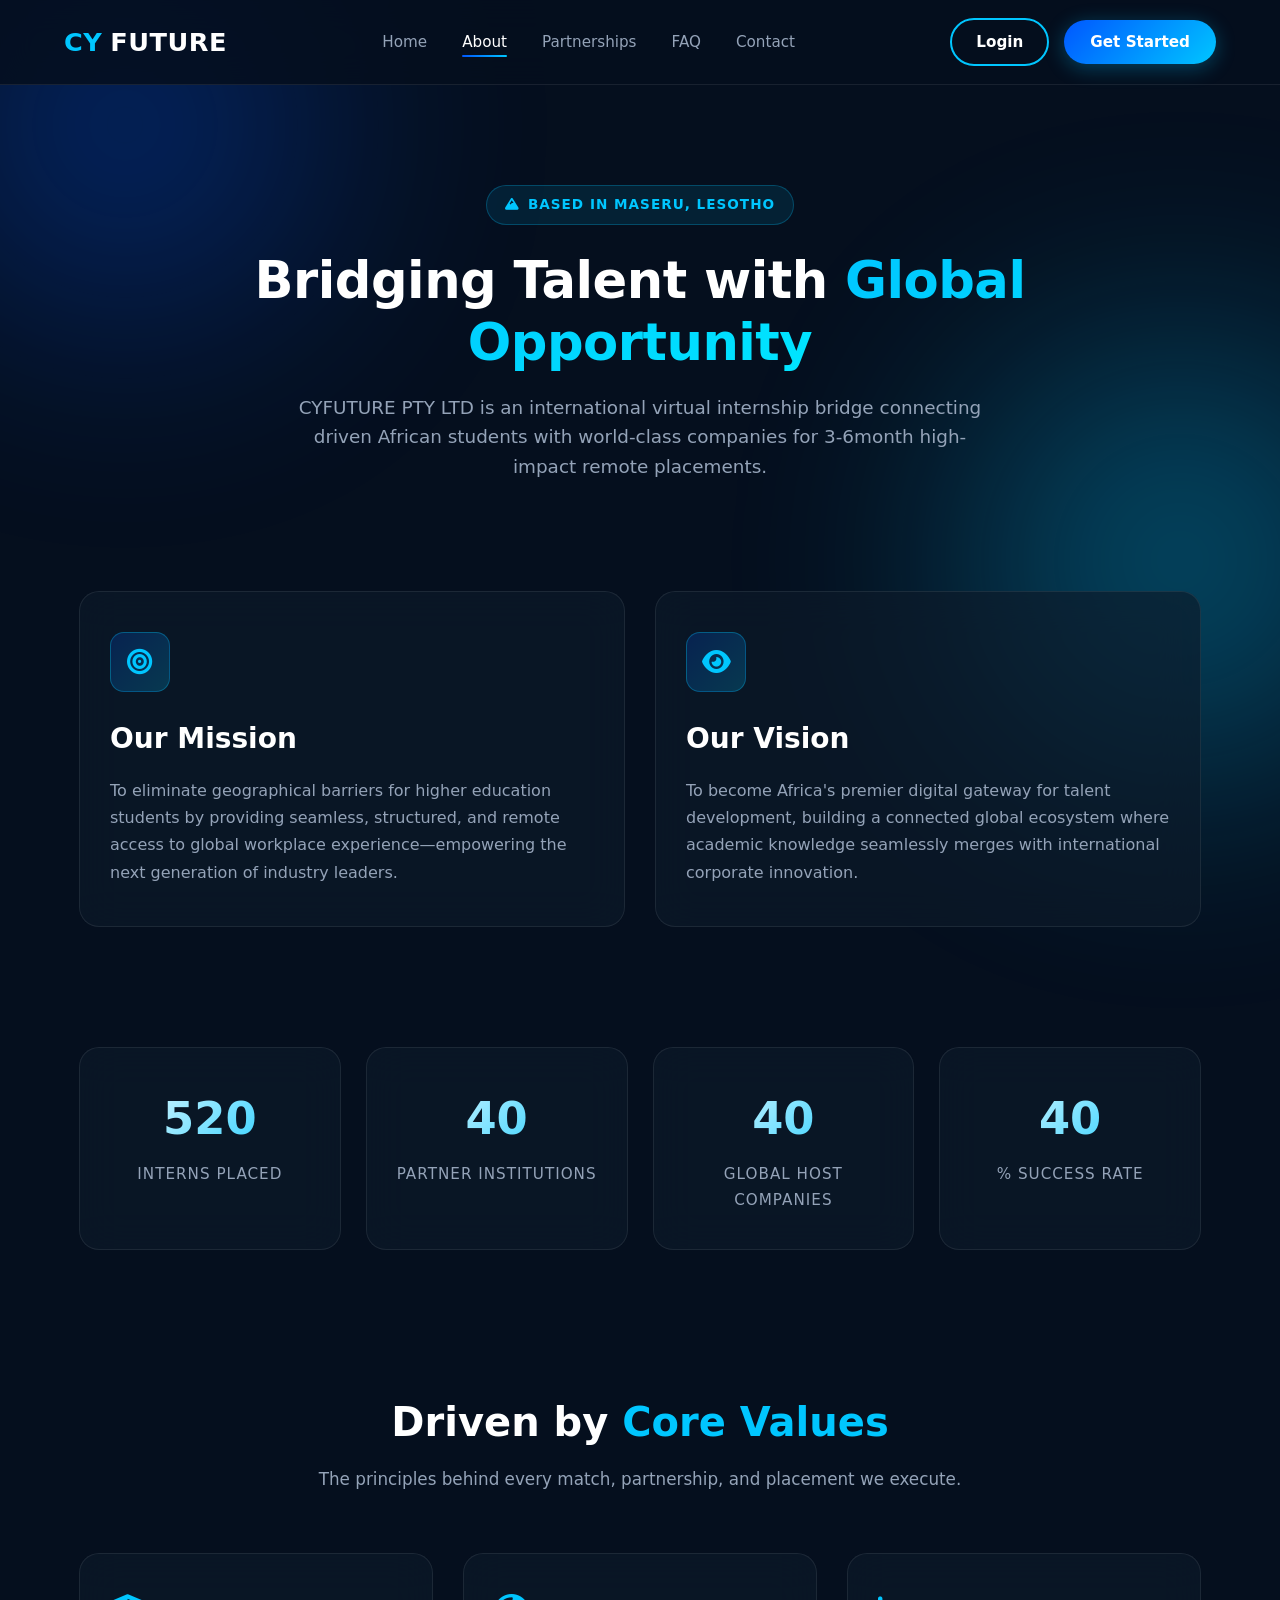
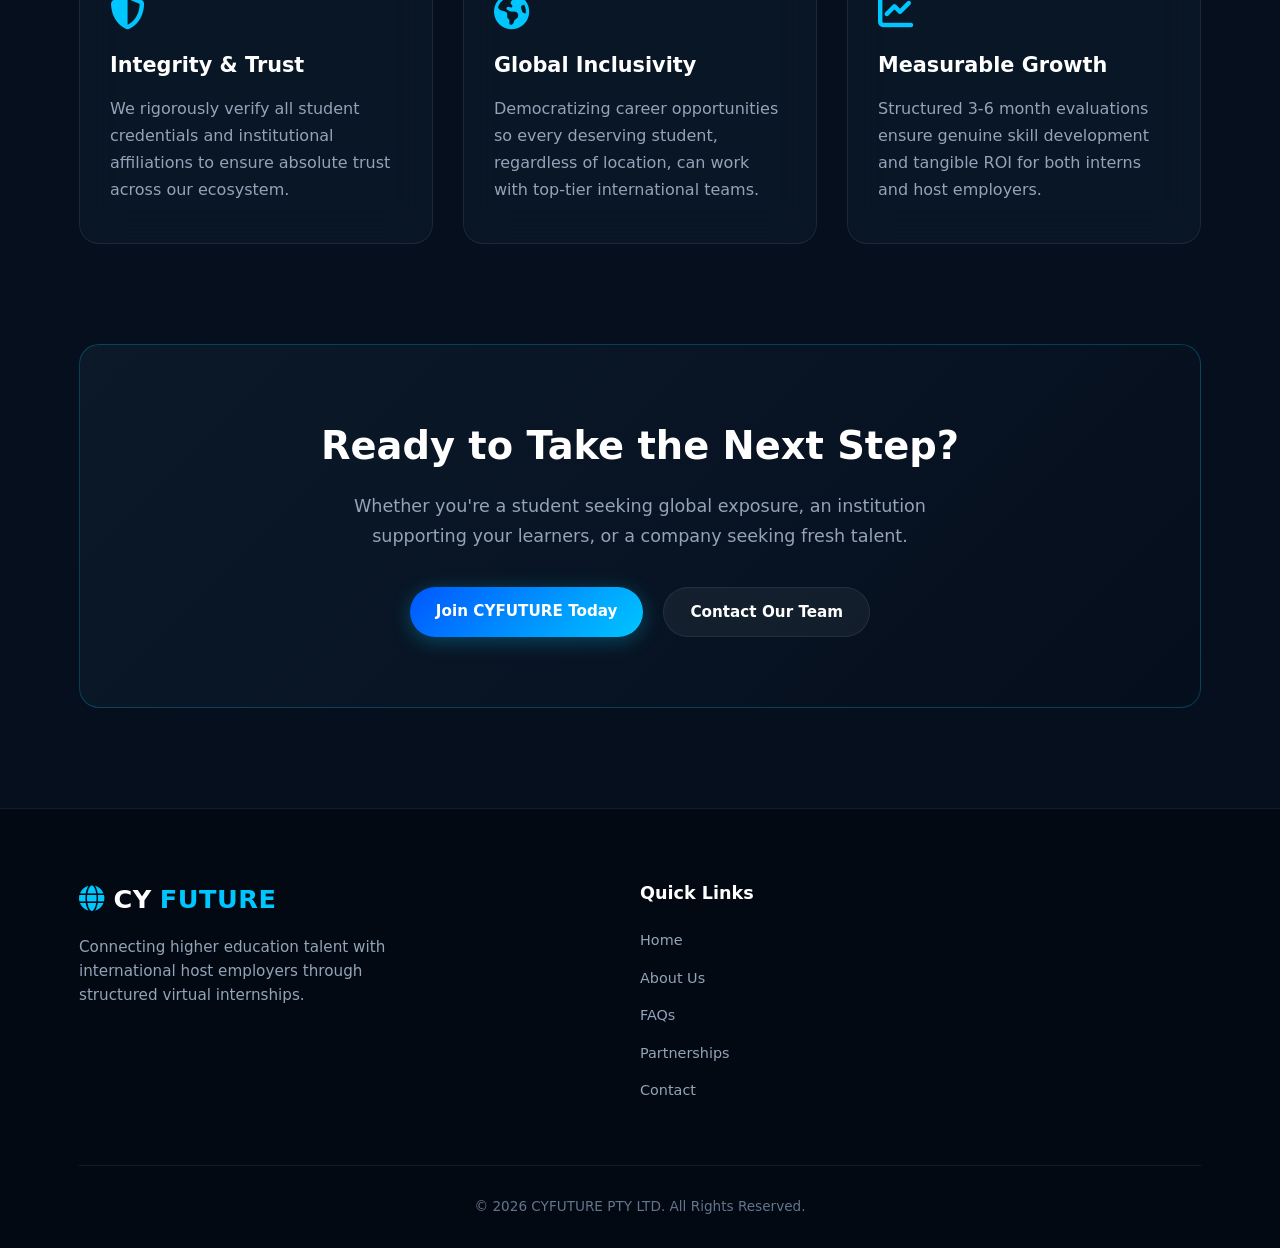
<file: about.html>
<!DOCTYPE html>
<html lang="en">
<head>
  <meta charset="UTF-8">
  <meta name="viewport" content="width=device-width, initial-scale=1.0">
  <title>About Us | CYFUTURE PTY LTD</title>
  
  <!-- Font Awesome Icons -->
  <link rel="stylesheet" href="https://cdnjs.cloudflare.com/ajax/libs/font-awesome/6.4.0/css/all.min.css">
  
  <!-- Custom Stylesheet -->
  <link rel="stylesheet" href="aboutStyle.css">
</head>
<body>

  <!-- Background Animated Glowing Orbs -->
  <div class="glow-orb orb-1"></div>
  <div class="glow-orb orb-2"></div>

  <!-- NAVIGATION BAR -->
  <header>
    <nav class="navbar">
      <a href="index.html" class="logo"><span>CY</span>FUTURE</a>
      
      <ul class="nav-links">
        <li><a href="index.html">Home</a></li>
        <li><a href="about.html" class="active">About</a></li>
        <li><a href="partner.html">Partnerships</a></li>
        <li><a href="faq.html">FAQ</a></li>
        <li><a href="contact.html">Contact</a></li>
      </ul>

      <div class="nav-buttons">
        <a href="login.html" class="btn-login">Login</a>
        <a href="register.html" class="btn-register">Get Started</a>
      </div>

      <div class="hamburger">
        <span></span>
        <span></span>
        <span></span>
      </div>
    </nav>
  </header>

  <main>
    <!-- PAGE HERO SECTION -->
    <section class="page-hero">
      <div class="hero-content fade-up">
        <span class="badge"><i class="fa-solid fa-mountain"></i> Based in Maseru, Lesotho</span>
        <h1>Bridging Talent with <span>Global Opportunity</span></h1>
        <p>CYFUTURE PTY LTD is an international virtual internship bridge connecting driven African students with world-class companies for 3-6month high-impact remote placements.</p>
      </div>
    </section>

    <!-- MISSION & VISION (GLASS CARDS) -->
    <section class="about-grid-section">
      <div class="container grid-2">
        <div class="glass-card fade-up">
          <div class="card-icon">
            <i class="fa-solid fa-bullseye"></i>
          </div>
          <h2>Our Mission</h2>
          <p>To eliminate geographical barriers for higher education students by providing seamless, structured, and remote access to global workplace experience—empowering the next generation of industry leaders.</p>
        </div>

        <div class="glass-card fade-up">
          <div class="card-icon">
            <i class="fa-solid fa-eye"></i>
          </div>
          <h2>Our Vision</h2>
          <p>To become Africa's premier digital gateway for talent development, building a connected global ecosystem where academic knowledge seamlessly merges with international corporate innovation.</p>
        </div>
      </div>
    </section>

    <!-- IMPACT STATS SECTION -->
    <section class="stats-section">
      <div class="container grid-4">
        <div class="stat-box glass-card fade-up">
          <h2 class="counter" data-target="1500">0</h2>
          <p>Interns Placed</p>
        </div>
        <div class="stat-box glass-card fade-up">
          <h2 class="counter" data-target="45">0</h2>
          <p>Partner Institutions</p>
        </div>
        <div class="stat-box glass-card fade-up">
          <h2 class="counter" data-target="120">0</h2>
          <p>Global Host Companies</p>
        </div>
        <div class="stat-box glass-card fade-up">
          <h2 class="counter" data-target="98">0</h2>
          <p>% Success Rate</p>
        </div>
      </div>
    </section>

    <!-- CORE VALUES -->
    <section class="values-section">
      <div class="container">
        <div class="section-title fade-up">
          <h2>Driven by <span>Core Values</span></h2>
          <p>The principles behind every match, partnership, and placement we execute.</p>
        </div>

        <div class="grid-3">
          <div class="glass-card fade-up">
            <i class="fa-solid fa-shield-halved value-icon"></i>
            <h3>Integrity & Trust</h3>
            <p>We rigorously verify all student credentials and institutional affiliations to ensure absolute trust across our ecosystem.</p>
          </div>

          <div class="glass-card fade-up">
            <i class="fa-solid fa-earth-americas value-icon"></i>
            <h3>Global Inclusivity</h3>
            <p>Democratizing career opportunities so every deserving student, regardless of location, can work with top-tier international teams.</p>
          </div>

          <div class="glass-card fade-up">
            <i class="fa-solid fa-chart-line value-icon"></i>
            <h3>Measurable Growth</h3>
            <p>Structured 3-6 month evaluations ensure genuine skill development and tangible ROI for both interns and host employers.</p>
          </div>
        </div>
      </div>
    </section>

    <!-- CALL TO ACTION -->
    <section class="cta-section">
      <div class="container">
        <div class="glass-card cta-card fade-up">
          <h2>Ready to Take the Next Step?</h2>
          <p>Whether you're a student seeking global exposure, an institution supporting your learners, or a company seeking fresh talent.</p>
          <div class="cta-btns">
            <a href="register.html" class="primary-btn">Join CYFUTURE Today</a>
            <a href="contact.html" class="sec-btn">Contact Our Team</a>
          </div>
        </div>
      </div>
    </section>
  </main>

  <!-- FOOTER -->
 <!-- FOOTER -->
  <footer>
    <div class="container">
      <div class="footer-content">
        <div class="footer-brand">
          <a href="index.html" class="logo"><i class="fa-solid fa-globe"></i> CY<span>FUTURE</span></a>
          <p>Connecting higher education talent with international host employers through structured virtual internships.</p>
        </div>

        <div class="footer-links">
          <h4>Quick Links</h4>
          <ul>
            <li><a href="index.html">Home</a></li>
            <li><a href="about.html">About Us</a></li>
            <li><a href="faq.html">FAQs</a></li>
            <li><a href="partner.html">Partnerships</a></li>
            <li><a href="contact.html">Contact</a></li>
          </ul>
        </div>
      </div> <!-- Properly closed footer-content here -->

      <div class="footer-bottom">
        <p>&copy; 2026 CYFUTURE PTY LTD. All Rights Reserved.</p>
      </div>
    </div>
  </footer>

  <button id="topBtn" title="Go to top">
    <i class="fa-solid fa-arrow-up"></i>
  </button>

  <script src="aboutScript.js"></script>
</body>
</html>
</file>
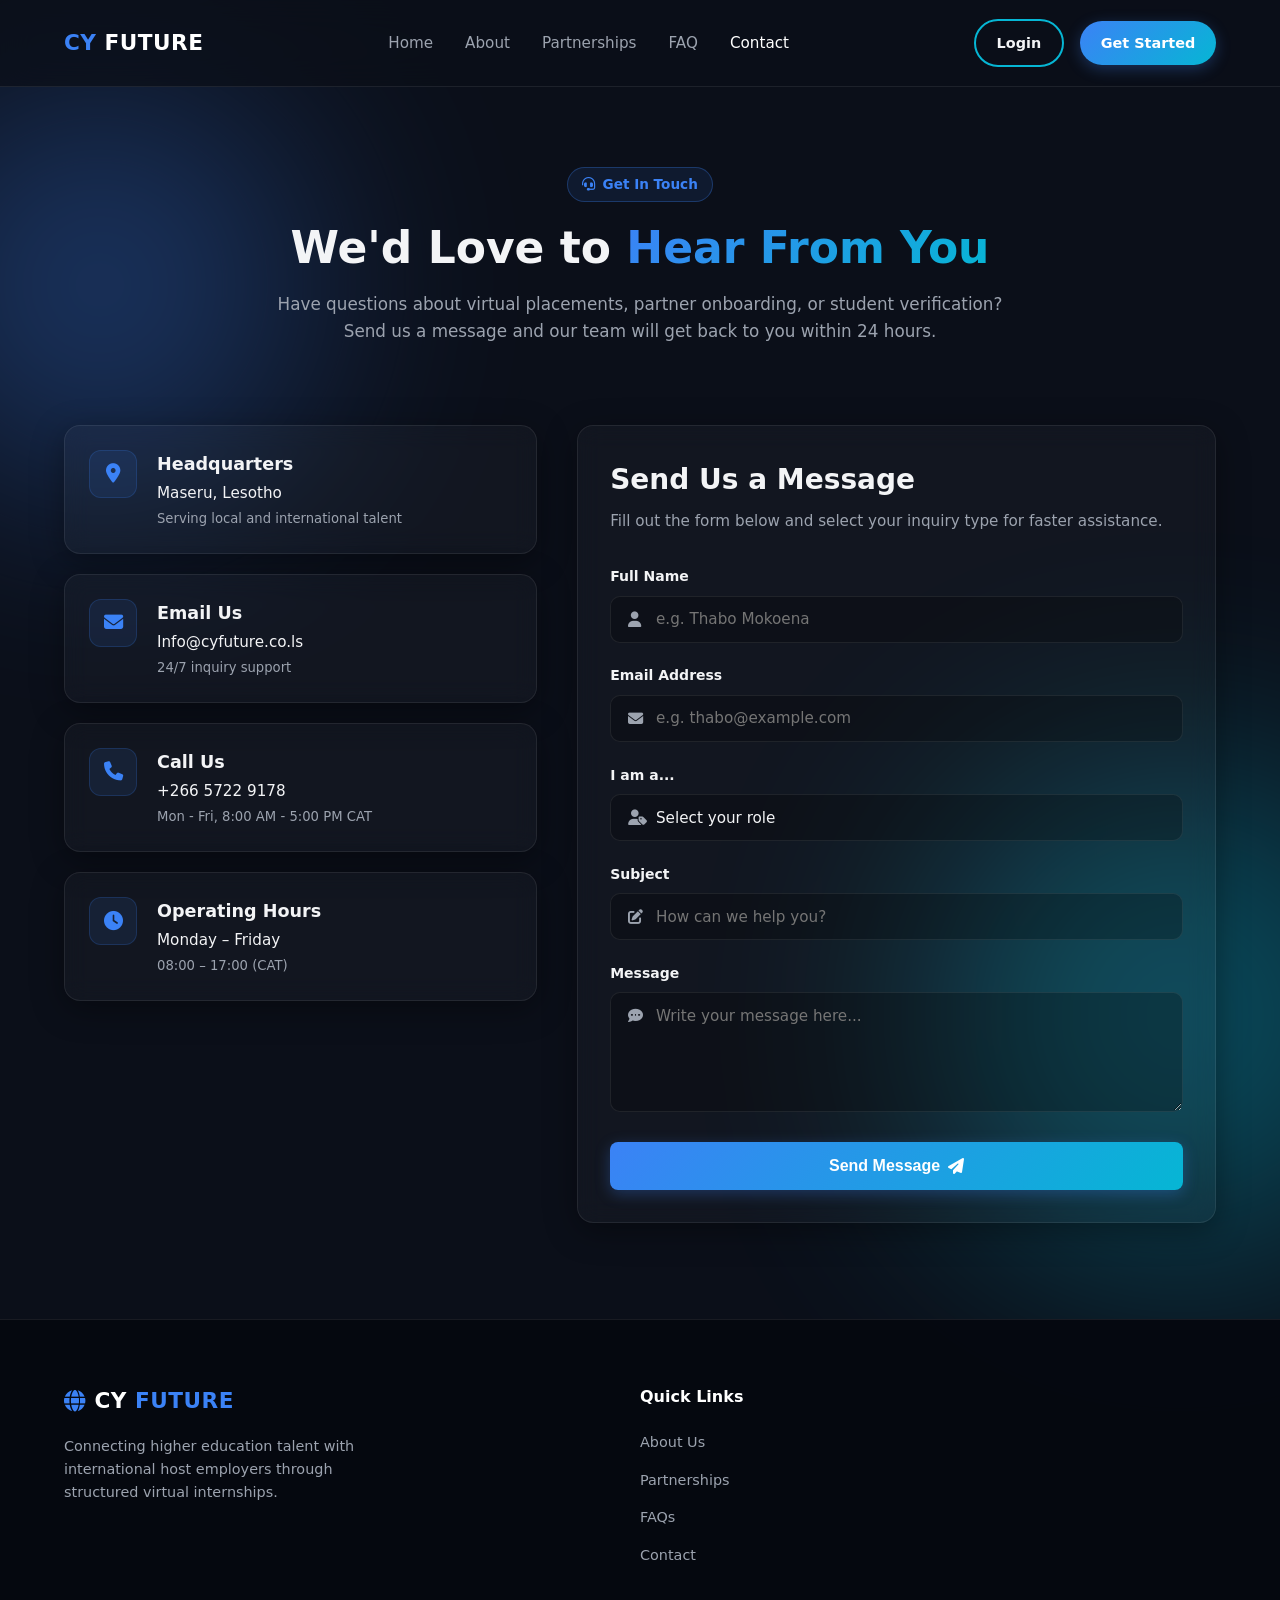
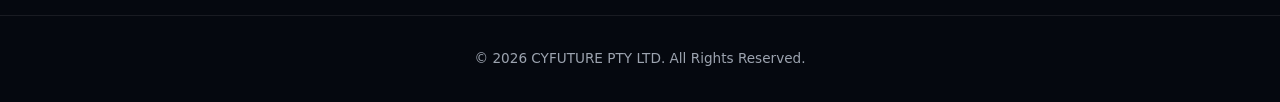
<file: contact.html>
<!DOCTYPE html>
<html lang="en">
<head>
  <meta charset="UTF-8">
  <meta name="viewport" content="width=device-width, initial-scale=1.0">
  <title>Contact Us | CYFUTURE PTY LTD</title>
  
  <!-- Font Awesome Icons -->
  <link rel="stylesheet" href="https://cdnjs.cloudflare.com/ajax/libs/font-awesome/6.4.0/css/all.min.css">
  
  <!-- Custom Stylesheet -->
  <link rel="stylesheet" href="contactStyle.css">
</head>
<body>

  <!-- Background Animated Glowing Orbs -->
  <div class="glow-orb orb-1"></div>
  <div class="glow-orb orb-2"></div>

  <!-- NAVIGATION BAR -->
  <header>
    <nav class="navbar">
      <a href="index.html" class="logo"><span>CY</span>FUTURE</a>
      
      <ul class="nav-links">
        <li><a href="index.html">Home</a></li>
        <li><a href="about.html">About</a></li>
        <li><a href="partner.html">Partnerships</a></li>
        <li><a href="faq.html">FAQ</a></li>
        <li><a href="contact.html" class="active">Contact</a></li>
      </ul>

      <div class="nav-buttons">
        <a href="login.html" class="btn-login">Login</a>
        <a href="register.html" class="btn-register">Get Started</a>
      </div>

      <div class="hamburger">
        <span></span>
        <span></span>
        <span></span>
      </div>
    </nav>
  </header>

  <main>
    <!-- PAGE HERO SECTION -->
    <section class="page-hero">
      <div class="hero-content fade-up">
        <span class="badge"><i class="fa-solid fa-headset"></i> Get In Touch</span>
        <h1>We'd Love to <span>Hear From You</span></h1>
        <p>Have questions about virtual placements, partner onboarding, or student verification? Send us a message and our team will get back to you within 24 hours.</p>
      </div>
    </section>

    <!-- CONTACT CONTAINER (GRID: INFO CARDS + FORM) -->
    <section class="contact-section">
      <div class="container grid-contact">
        
        <!-- LEFT COLUMN: CONTACT INFO & CARDS -->
        <div class="contact-info">
          <div class="glass-card info-card fade-up">
            <div class="info-icon">
              <i class="fa-solid fa-location-dot"></i>
            </div>
            <div>
              <h3>Headquarters</h3>
              <p>Maseru, Lesotho</p>
              <span class="info-sub">Serving local and international talent</span>
            </div>
          </div>

          <div class="glass-card info-card fade-up">
            <div class="info-icon">
              <i class="fa-solid fa-envelope"></i>
            </div>
            <div>
              <h3>Email Us</h3>
              <p>Info@cyfuture.co.ls</p>
              <span class="info-sub">24/7 inquiry support</span>
            </div>
          </div>

          <div class="glass-card info-card fade-up">
            <div class="info-icon">
              <i class="fa-solid fa-phone"></i>
            </div>
            <div>
              <h3>Call Us</h3>
              <p>+266 5722 9178</p>
              <span class="info-sub">Mon - Fri, 8:00 AM - 5:00 PM CAT</span>
            </div>
          </div>

          <div class="glass-card info-card fade-up">
            <div class="info-icon">
              <i class="fa-solid fa-clock"></i>
            </div>
            <div>
              <h3>Operating Hours</h3>
              <p>Monday – Friday</p>
              <span class="info-sub">08:00 – 17:00 (CAT)</span>
            </div>
          </div>
        </div>

        <!-- RIGHT COLUMN: CONTACT FORM -->
        <div class="glass-card form-card fade-up">
          <h2>Send Us a Message</h2>
          <p class="form-desc">Fill out the form below and select your inquiry type for faster assistance.</p>

          <form id="contactForm" novalidate>
            <div class="form-group">
              <label for="fullName">Full Name</label>
              <div class="input-wrapper">
                <i class="fa-solid fa-user"></i>
                <input type="text" id="fullName" placeholder="e.g. Thabo Mokoena" required>
              </div>
            </div>

            <div class="form-group">
              <label for="email">Email Address</label>
              <div class="input-wrapper">
                <i class="fa-solid fa-envelope"></i>
                <input type="email" id="email" placeholder="e.g. thabo@example.com" required>
              </div>
            </div>

            <div class="form-group">
              <label for="role">I am a...</label>
              <div class="input-wrapper">
                <i class="fa-solid fa-user-tag"></i>
                <select id="role" required>
                  <option value="" disabled selected>Select your role</option>
                  <option value="student">Student / Graduate</option>
                  <option value="institution">Higher Education Institution</option>
                  <option value="company">Host Company / Employer</option>
                  <option value="other">General Inquiry</option>
                </select>
              </div>
            </div>

            <div class="form-group">
              <label for="subject">Subject</label>
              <div class="input-wrapper">
                <i class="fa-solid fa-pen-to-square"></i>
                <input type="text" id="subject" placeholder="How can we help you?" required>
              </div>
            </div>

            <div class="form-group">
              <label for="message">Message</label>
              <div class="input-wrapper textarea-wrapper">
                <i class="fa-solid fa-comment-dots"></i>
                <textarea id="message" rows="5" placeholder="Write your message here..." required></textarea>
              </div>
            </div>

            <button type="submit" class="primary-btn submit-btn">
              <span>Send Message</span>
              <i class="fa-solid fa-paper-plane"></i>
            </button>

            <!-- Form Success / Error Alert Box -->
            <div id="formAlert" class="alert-box" style="display: none;"></div>
          </form>
        </div>

      </div>
    </section>
  </main>

  <!-- FOOTER -->
  <footer>
    <div class="container footer-content">
      <div class="footer-brand">
        <a href="index.html" class="logo"><i class="fa-solid fa-globe"></i> CY<span>FUTURE</span></a>
        <p>Connecting higher education talent with international host employers through structured virtual internships.</p>
      </div>

      <div class="footer-links">
        <h4>Quick Links</h4>
        <ul>
          <li><a href="about.html">About Us</a></li>
          <li><a href="partner.html">Partnerships</a></li>
          <li><a href="faq.html">FAQs</a></li>
          <li><a href="contact.html">Contact</a></li>
        </ul>
      </div>


    </div>

    <div class="footer-bottom">
      <p>&copy; 2026 CYFUTURE PTY LTD. All Rights Reserved.</p>
    </div>
  </footer>

  <button id="topBtn" title="Go to top">
    <i class="fa-solid fa-arrow-up"></i>
  </button>

  <script src="contactScript.js"></script>
</body>
</html>
</file>
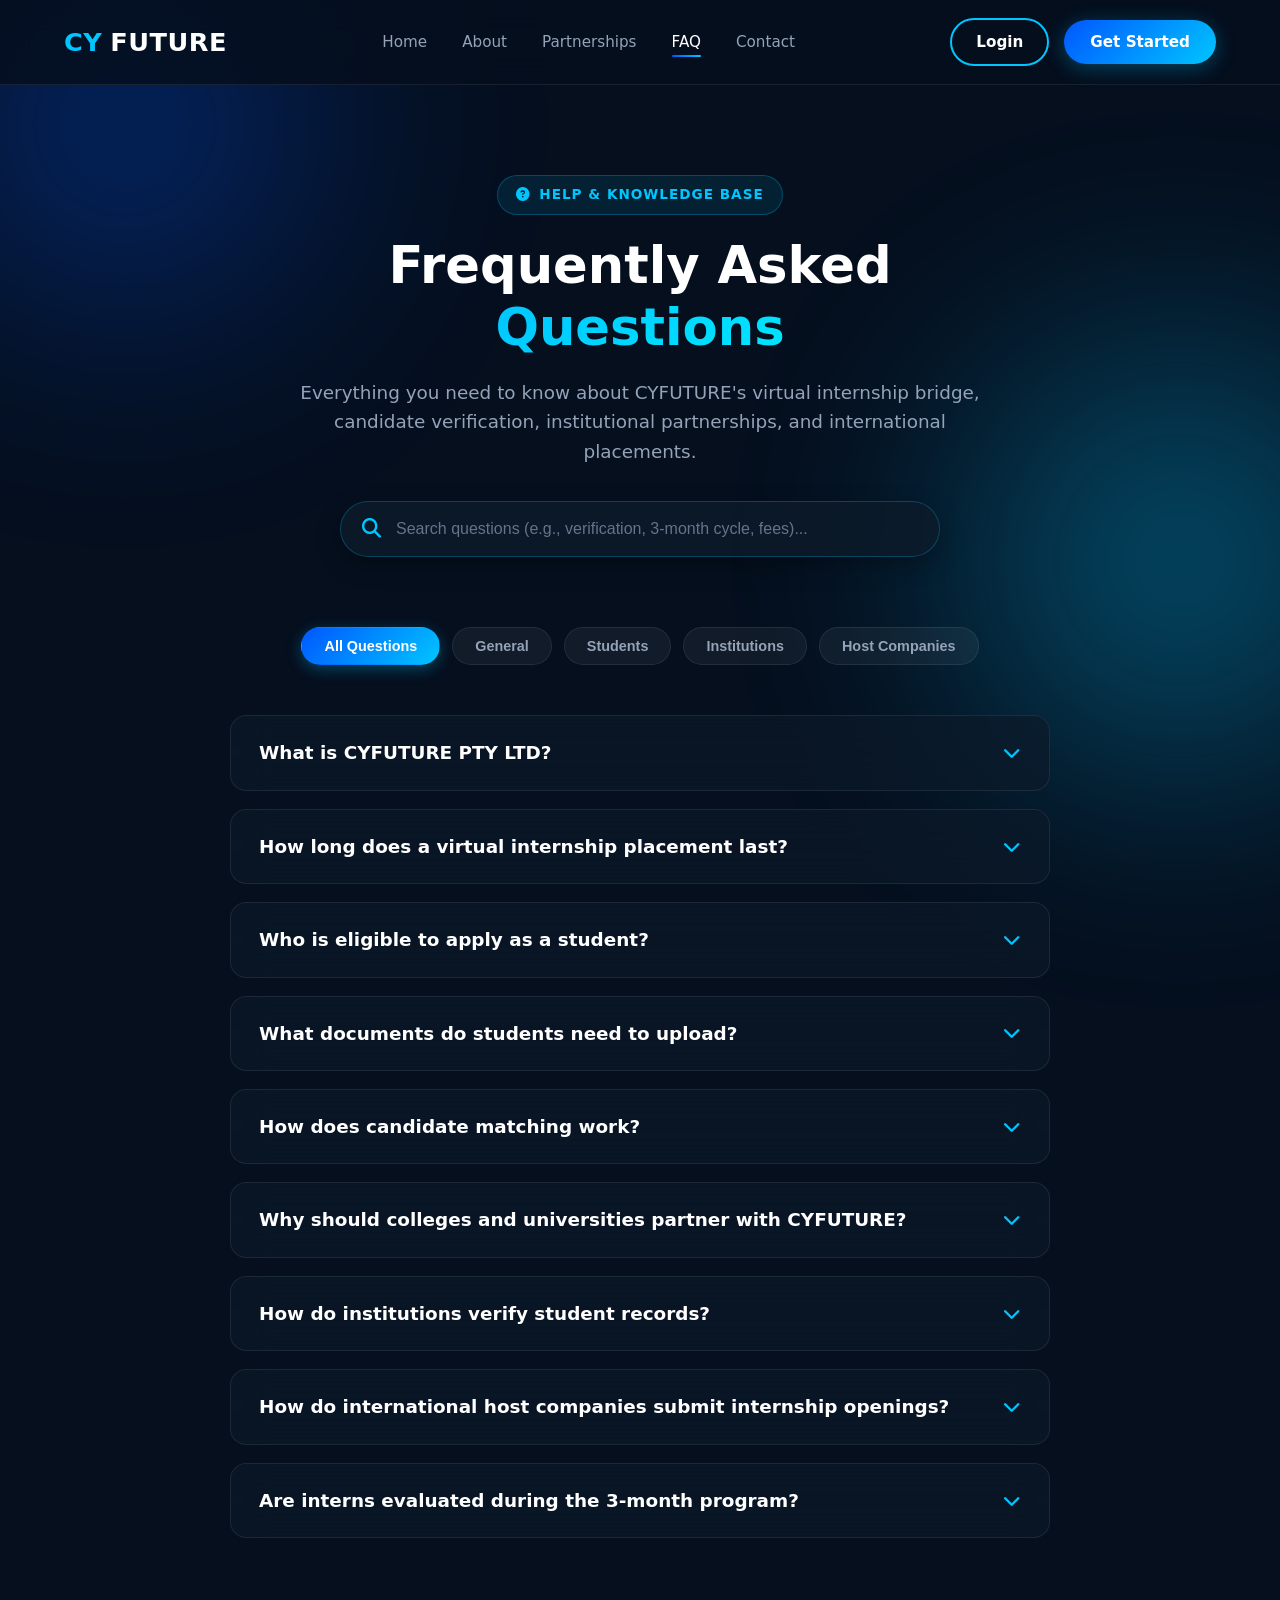
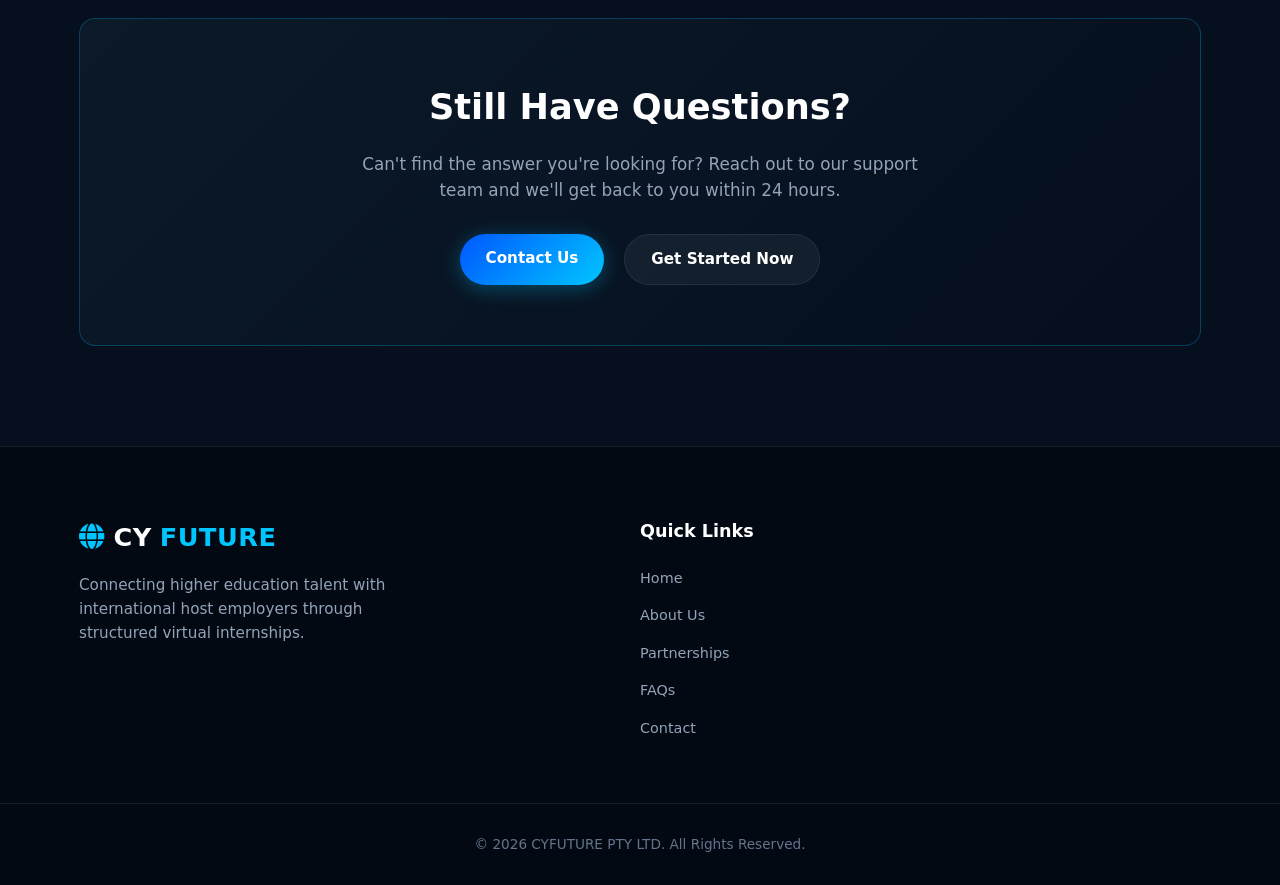
<file: faq.html>
<!DOCTYPE html>
<html lang="en">
<head>
  <meta charset="UTF-8">
  <meta name="viewport" content="width=device-width, initial-scale=1.0">
  <title>Frequently Asked Questions | CYFUTURE PTY LTD</title>
  
  <!-- Font Awesome Icons -->
  <link rel="stylesheet" href="https://cdnjs.cloudflare.com/ajax/libs/font-awesome/6.4.0/css/all.min.css">
  
  <!-- Custom Stylesheet -->
  <link rel="stylesheet" href="faqStyle.css">
</head>
<body>

  <!-- Background Animated Glowing Orbs -->
  <div class="glow-orb orb-1"></div>
  <div class="glow-orb orb-2"></div>

  <!-- NAVIGATION BAR -->
  <header>
    <nav class="navbar">
      <a href="index.html" class="logo"><span>CY</span>FUTURE</a>
      
      <ul class="nav-links">
        <li><a href="index.html">Home</a></li>
        <li><a href="about.html">About</a></li>
        <li><a href="partner.html">Partnerships</a></li>
        <li><a href="faq.html" class="active">FAQ</a></li>
        <li><a href="contact.html">Contact</a></li>
      </ul>

      <div class="nav-buttons">
        <a href="login.html" class="btn-login">Login</a>
        <a href="register.html" class="btn-register">Get Started</a>
      </div>

      <div class="hamburger">
        <span></span>
        <span></span>
        <span></span>
      </div>
    </nav>
  </header>

  <main>
    <!-- PAGE HERO SECTION -->
    <section class="page-hero">
      <div class="hero-content fade-up">
        <span class="badge"><i class="fa-solid fa-circle-question"></i> Help & Knowledge Base</span>
        <h1>Frequently Asked <span>Questions</span></h1>
        <p>Everything you need to know about CYFUTURE's virtual internship bridge, candidate verification, institutional partnerships, and international placements.</p>
        
        <!-- Live Search Bar -->
        <div class="faq-search-box">
          <i class="fa-solid fa-magnifying-glass"></i>
          <input type="text" id="faqSearchInput" placeholder="Search questions (e.g., verification, 3-month cycle, fees)...">
        </div>
      </div>
    </section>

    <!-- FAQ CATEGORY FILTER BUTTONS -->
    <section class="faq-filter-section">
      <div class="container">
        <div class="filter-tabs fade-up">
          <button class="filter-btn active" data-category="all">All Questions</button>
          <button class="filter-btn" data-category="general">General</button>
          <button class="filter-btn" data-category="students">Students</button>
          <button class="filter-btn" data-category="institutions">Institutions</button>
          <button class="filter-btn" data-category="companies">Host Companies</button>
        </div>
      </div>
    </section>

    <!-- FAQ ACCORDION LIST -->
    <section class="faq-accordion-section">
      <div class="container max-800">
        <div class="faq-list">

          <!-- General Category -->
          <div class="faq-item glass-card fade-up" data-category="general">
            <div class="faq-question">
              <h3>What is CYFUTURE PTY LTD?</h3>
              <i class="fa-solid fa-chevron-down"></i>
            </div>
            <div class="faq-answer">
              <p>CYFUTURE PTY LTD is an international virtual internship bridge based in Maseru, Lesotho. We connect verified higher education students (undergraduate, graduate, and postgraduate) with global host employers for 3-month remote placements.</p>
            </div>
          </div>

          <div class="faq-item glass-card fade-up" data-category="general">
            <div class="faq-question">
              <h3>How long does a virtual internship placement last?</h3>
              <i class="fa-solid fa-chevron-down"></i>
            </div>
            <div class="faq-answer">
              <p>All virtual internships on our platform operate on a structured 3-month placement cycle with regular milestone evaluations conducted by host employers and monitored by CYFUTURE Admin.</p>
            </div>
          </div>

          <!-- Students Category -->
          <div class="faq-item glass-card fade-up" data-category="students">
            <div class="faq-question">
              <h3>Who is eligible to apply as a student?</h3>
              <i class="fa-solid fa-chevron-down"></i>
            </div>
            <div class="faq-answer">
              <p>Students currently enrolled in or recently graduated from recognized higher education institutions in Lesotho and internationally across Undergraduate, Graduate, and Postgraduate levels are eligible to register.</p>
            </div>
          </div>

          <div class="faq-item glass-card fade-up" data-category="students">
            <div class="faq-question">
              <h3>What documents do students need to upload?</h3>
              <i class="fa-solid fa-chevron-down"></i>
            </div>
            <div class="faq-answer">
              <p>During or after registration, students must upload a clean copy of their National ID / Passport, an updated Professional CV, and official Proof of Academic Registration / Qualification for verification.</p>
            </div>
          </div>

          <div class="faq-item glass-card fade-up" data-category="students">
            <div class="faq-question">
              <h3>How does candidate matching work?</h3>
              <i class="fa-solid fa-chevron-down"></i>
            </div>
            <div class="faq-answer">
              <p>Once your documents are verified by CYFUTURE Admin and confirmed by your partner institution, our automated system matches your skills, field of study, and availability with international company opening requirements.</p>
            </div>
          </div>

          <!-- Institutions Category -->
          <div class="faq-item glass-card fade-up" data-category="institutions">
            <div class="faq-question">
              <h3>Why should colleges and universities partner with CYFUTURE?</h3>
              <i class="fa-solid fa-chevron-down"></i>
            </div>
            <div class="faq-answer">
              <p>Partnering institutions gain an administrative dashboard to verify student enrollments, track student career readiness, and offer students direct access to international practical workplace exposure without geographical boundaries.</p>
            </div>
          </div>

          <div class="faq-item glass-card fade-up" data-category="institutions">
            <div class="faq-question">
              <h3>How do institutions verify student records?</h3>
              <i class="fa-solid fa-chevron-down"></i>
            </div>
            <div class="faq-answer">
              <p>Designated institutional coordinators log into their dedicated portal to view pending student verification requests and confirm active enrollment status in just a few clicks.</p>
            </div>
          </div>

          <!-- Companies Category -->
          <div class="faq-item glass-card fade-up" data-category="companies">
            <div class="faq-question">
              <h3>How do international host companies submit internship openings?</h3>
              <i class="fa-solid fa-chevron-down"></i>
            </div>
            <div class="faq-answer">
              <p>Host companies register a portal account, submit company compliance documentation, and use the Employer Dashboard to define required technical skills, intern capacity, and preferred start dates.</p>
            </div>
          </div>

          <div class="faq-item glass-card fade-up" data-category="companies">
            <div class="faq-question">
              <h3>Are interns evaluated during the 3-month program?</h3>
              <i class="fa-solid fa-chevron-down"></i>
            </div>
            <div class="faq-answer">
              <p>Yes. Host supervisors complete brief online progress evaluations through the company portal at Month 1, Month 2, and Month 3 to ensure quality work output and student development.</p>
            </div>
          </div>

        </div>

        <!-- No Results Search Message -->
        <div id="noResultsMsg" class="no-results glass-card" style="display: none;">
          <i class="fa-solid fa-magnifying-glass-minus"></i>
          <h3>No matching questions found</h3>
          <p>Try searching with different keywords or contact our support team directly.</p>
        </div>
      </div>
    </section>

    <!-- STILL HAVE QUESTIONS CTA -->
    <section class="cta-section">
      <div class="container">
        <div class="glass-card cta-card fade-up">
          <h2>Still Have Questions?</h2>
          <p>Can't find the answer you're looking for? Reach out to our support team and we'll get back to you within 24 hours.</p>
          <div class="cta-btns">
            <a href="contact.html" class="primary-btn">Contact Us</a>
            <a href="register.html" class="sec-btn">Get Started Now</a>
          </div>
        </div>
      </div>
    </section>
  </main>

  <!-- FOOTER -->
  <footer>
    <div class="container footer-content">
      <div class="footer-brand">
        <a href="index.html" class="logo"><i class="fa-solid fa-globe"></i> CY<span>FUTURE</span></a>
        <p>Connecting higher education talent with international host employers through structured virtual internships.</p>
      </div>

      <div class="footer-links">
        <h4>Quick Links</h4>
        <ul>
            <li><a href="index.html">Home</a></li>
          <li><a href="about.html">About Us</a></li>
          <li><a href="partner.html">Partnerships</a></li>
          <li><a href="faq.html">FAQs</a></li>
          <li><a href="contact.html">Contact</a></li>
        </ul>
      </div>


    </div>

    <div class="footer-bottom">
      <p>&copy; 2026 CYFUTURE PTY LTD. All Rights Reserved.</p>
    </div>
  </footer>

  <button id="topBtn" title="Go to top">
    <i class="fa-solid fa-arrow-up"></i>
  </button>

  <script src="faqScript.js"></script>
</body>
</html>
</file>
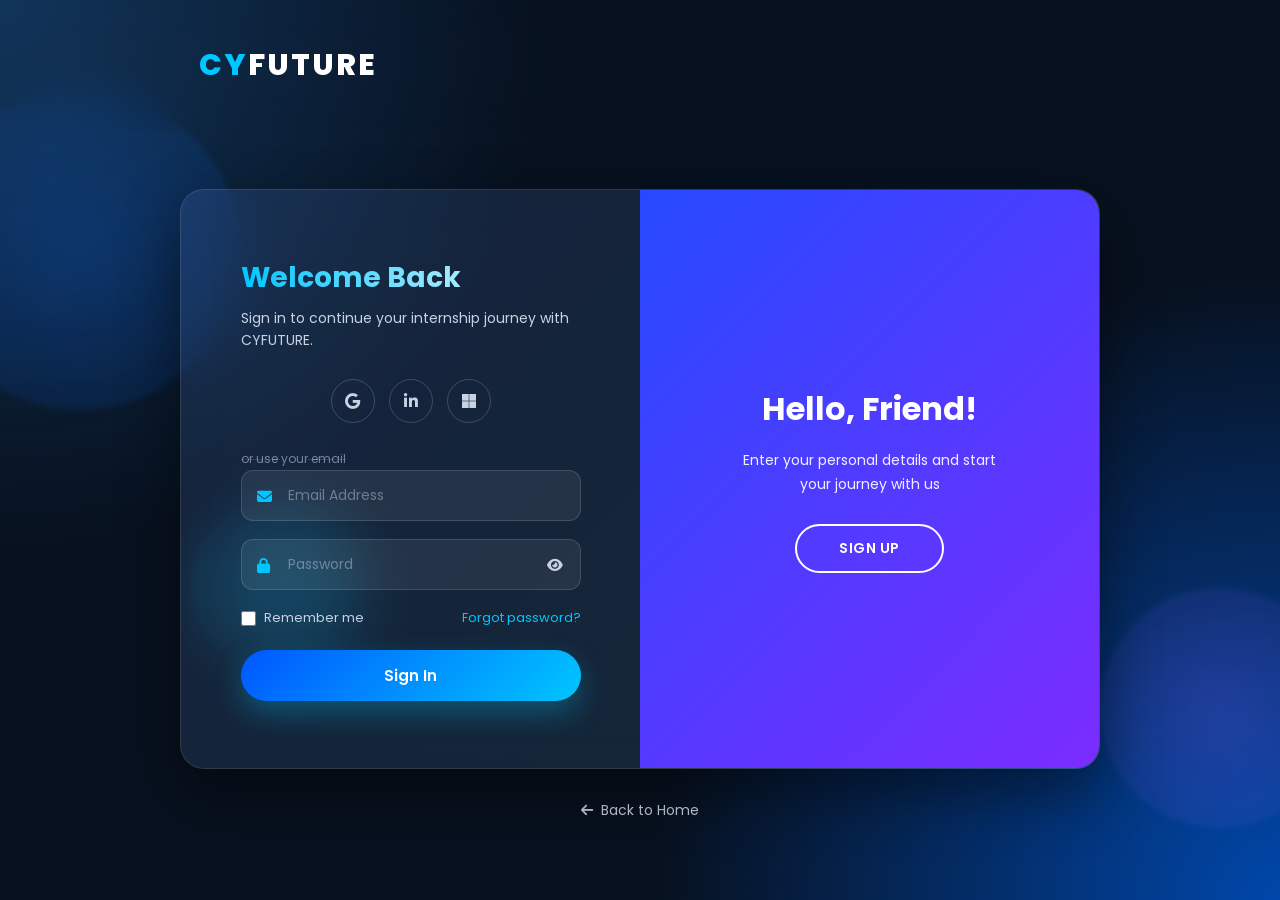
<file: login.html>
<!DOCTYPE html>
<html lang="en">

<head>

<meta charset="UTF-8">
<meta http-equiv="X-UA-Compatible" content="IE=edge">
<meta name="viewport" content="width=device-width, initial-scale=1.0">

<title>CYFUTURE | Login</title>

<link rel="preconnect" href="https://fonts.googleapis.com">
<link rel="preconnect" href="https://fonts.gstatic.com" crossorigin>
<link href="https://fonts.googleapis.com/css2?family=Poppins:wght@300;400;500;600;700;800&display=swap" rel="stylesheet">
<link rel="stylesheet" href="https://cdnjs.cloudflare.com/ajax/libs/font-awesome/6.7.2/css/all.min.css">
<link rel="stylesheet" href="style.css">
<link rel="stylesheet" href="auth.css">

</head>

<body class="auth-page">

<header>
<nav class="navbar">
<a href="index.html" class="logo"><span>CY</span>FUTURE</a>
</nav>
</header>

<div class="floating-circle one"></div>
<div class="floating-circle two"></div>
<div class="floating-circle three"></div>

<main class="auth-main">

<div class="auth-wrapper">

<div class="auth-container" id="auth-container" data-default="login">

<!-- ================= SIGN IN ================= -->

<div class="form-container sign-in-container">

<form class="auth-form" action="#" method="post">

<h1>Welcome Back</h1>
<p>Sign in to continue your internship journey with CYFUTURE.</p>

<div class="social-row">
<a href="#" aria-label="Sign in with Google"><i class="fab fa-google"></i></a>
<a href="#" aria-label="Sign in with LinkedIn"><i class="fab fa-linkedin-in"></i></a>
<a href="#" aria-label="Sign in with Microsoft"><i class="fab fa-microsoft"></i></a>
</div>

<span class="divider">or use your email</span>

<div class="input-group">
<i class="fa-solid fa-envelope field-icon"></i>
<input type="email" name="email" placeholder="Email Address" required>
</div>

<div class="input-group">
<i class="fa-solid fa-lock field-icon"></i>
<input type="password" name="password" id="loginPassword" placeholder="Password" required>
<button type="button" class="toggle-pass" aria-label="Toggle password visibility">
<i class="fa-solid fa-eye"></i>
</button>
</div>

<div class="form-options">
<label>
<input type="checkbox" name="remember"> Remember me
</label>
<a href="#" id="openForgotModal">Forgot password?</a>
</div>

<button type="submit" class="auth-submit">Sign In</button>

</form>

</div>

<!-- ================= SIGN UP ================= -->

<div class="form-container sign-up-container">

<form class="auth-form" action="#" method="post">

<h1>Create Account</h1>
<p>Join CYFUTURE and unlock global virtual internship opportunities.</p>

<div class="input-group">
<i class="fa-solid fa-user field-icon"></i>
<input type="text" name="full_name" placeholder="Full Name" required>
</div>

<div class="input-group">
<i class="fa-solid fa-envelope field-icon"></i>
<input type="email" name="email" placeholder="Email Address" required>
</div>

<div class="input-group">
<i class="fa-solid fa-phone field-icon"></i>
<input type="tel" name="phone" placeholder="Phone Number" required>
</div>

<div class="input-group">
<i class="fa-solid fa-building-columns field-icon"></i>
<input type="text" name="institution" placeholder="Institution Name" required>
</div>

<div class="input-group">
<i class="fa-solid fa-graduation-cap field-icon"></i>
<select name="student_level" required>
<option value="" disabled selected>Select Student Level</option>
<option value="undergraduate">Undergraduate</option>
<option value="graduate">Graduate</option>
<option value="postgraduate">Postgraduate</option>
</select>
</div>

<div class="input-group">
<i class="fa-solid fa-lock field-icon"></i>
<input type="password" name="password" id="registerPassword" placeholder="Password" required>
<button type="button" class="toggle-pass" aria-label="Toggle password visibility">
<i class="fa-solid fa-eye"></i>
</button>
</div>

<div class="input-group">
<i class="fa-solid fa-shield-halved field-icon"></i>
<input type="password" name="confirm_password" placeholder="Confirm Password" required>
</div>

<label class="terms-row">
<input type="checkbox" name="terms" required>
<span>I agree to the <a href="#">Terms of Service</a> and <a href="#">Privacy Policy</a>.</span>
</label>

<button type="submit" class="auth-submit">Register</button>

</form>

</div>

<!-- ================= OVERLAY ================= -->

<div class="overlay-container">

<div class="overlay">

<div class="overlay-panel overlay-left">

<h1>Welcome Back!</h1>
<p>To stay connected with us please login with your personal info</p>
<button type="button" class="ghost-btn" id="signIn">Sign In</button>

</div>

<div class="overlay-panel overlay-right">

<h1>Hello, Friend!</h1>
<p>Enter your personal details and start your journey with us</p>
<button type="button" class="ghost-btn" id="signUp">Sign Up</button>

</div>

</div>

</div>

<div class="auth-mobile-toggle">
<button type="button" id="mobileLogin" class="active">Sign In</button>
<button type="button" id="mobileRegister">Sign Up</button>
</div>

</div>

<div class="auth-back-home">
<a href="index.html"><i class="fa-solid fa-arrow-left"></i> Back to Home</a>
</div>

</div>

<!-- ================= FORGOT PASSWORD MODAL ================= -->
<div class="modal-overlay" id="forgotModal">
  <div class="modal-card">
    <button class="modal-close" id="closeForgotModal">&times;</button>

    <!-- STEP 1: ENTER EMAIL -->
    <div class="fp-step active" id="fpStep1">
      <h2>Reset Password</h2>
      <p>Enter your registered email address and we'll send you a 6-digit OTP code.</p>
      
      <form id="fpFormEmail">
        <div class="input-group">
          <i class="fa-solid fa-envelope field-icon"></i>
          <input type="email" id="fpEmailInput" placeholder="Email Address" required>
        </div>
        <button type="submit" class="auth-submit">Send OTP Code</button>
      </form>
    </div>

    <!-- STEP 2: ENTER OTP -->
    <div class="fp-step" id="fpStep2">
      <h2>Verify OTP</h2>
      <p>We sent a 6-digit verification code to <span id="displayFpEmail"></span>.</p>
      
      <form id="fpFormOtp">
        <div class="otp-container">
          <input type="text" maxlength="1" class="otp-input" required>
          <input type="text" maxlength="1" class="otp-input" required>
          <input type="text" maxlength="1" class="otp-input" required>
          <input type="text" maxlength="1" class="otp-input" required>
          <input type="text" maxlength="1" class="otp-input" required>
          <input type="text" maxlength="1" class="otp-input" required>
        </div>
        <button type="submit" class="auth-submit">Verify Code</button>
        <p class="resend-text">Didn't receive code? <a href="#" id="resendOtp">Resend</a></p>
      </form>
    </div>

    <!-- STEP 3: NEW PASSWORD -->
    <div class="fp-step" id="fpStep3">
      <h2>New Password</h2>
      <p>Create a new strong password for your account.</p>
      
      <form id="fpFormReset">
        <div class="input-group">
          <i class="fa-solid fa-lock field-icon"></i>
          <input type="password" id="fpNewPass" placeholder="New Password" required>
        </div>
        <div class="input-group">
          <i class="fa-solid fa-shield-halved field-icon"></i>
          <input type="password" id="fpConfirmPass" placeholder="Confirm Password" required>
        </div>
        <button type="submit" class="auth-submit">Reset Password</button>
      </form>
    </div>

    <!-- STEP 4: SUCCESS -->
    <div class="fp-step" id="fpStep4">
      <div class="success-icon"><i class="fa-solid fa-circle-check"></i></div>
      <h2>Password Reset!</h2>
      <p>Your password has been updated successfully. You can now log in.</p>
      <button type="button" class="auth-submit" id="fpDoneBtn">Back to Login</button>
    </div>

  </div>
</div>

</main>

<script src="auth.js"></script>

</body>
</html>
</file>
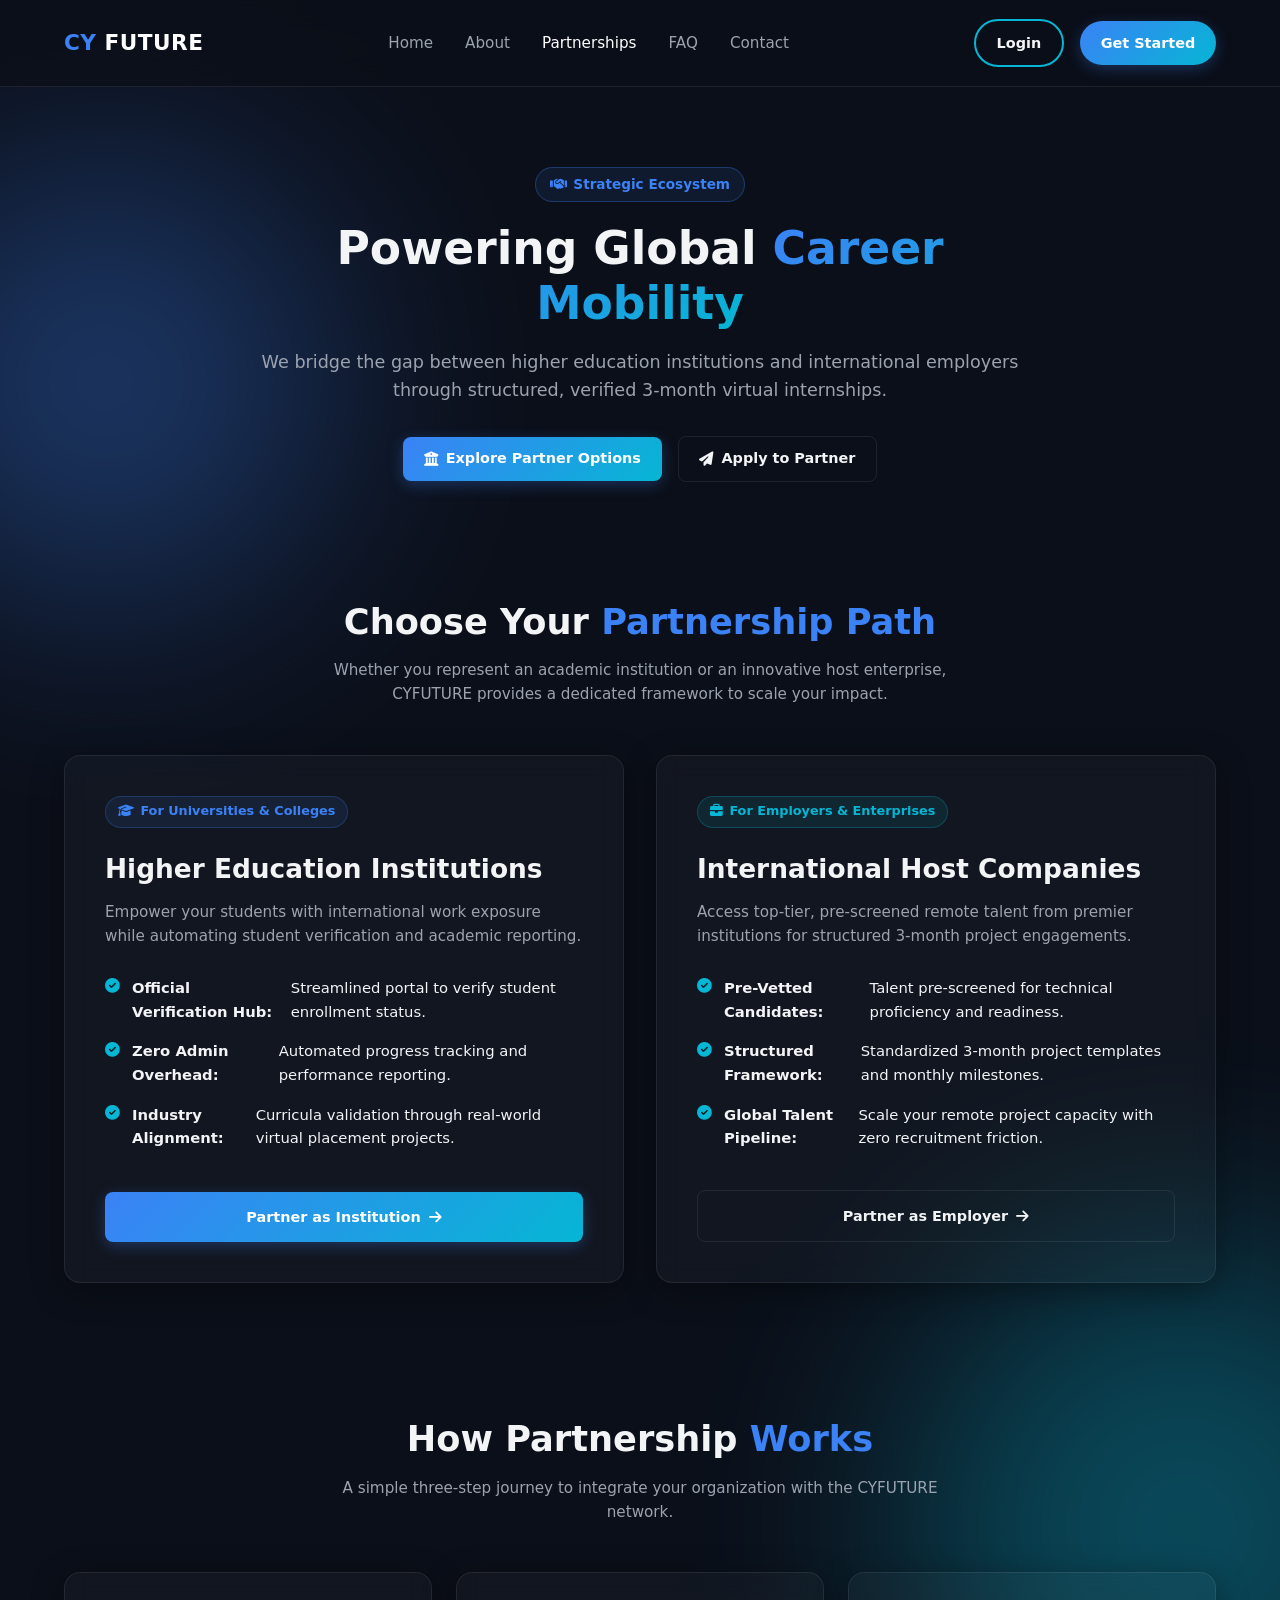
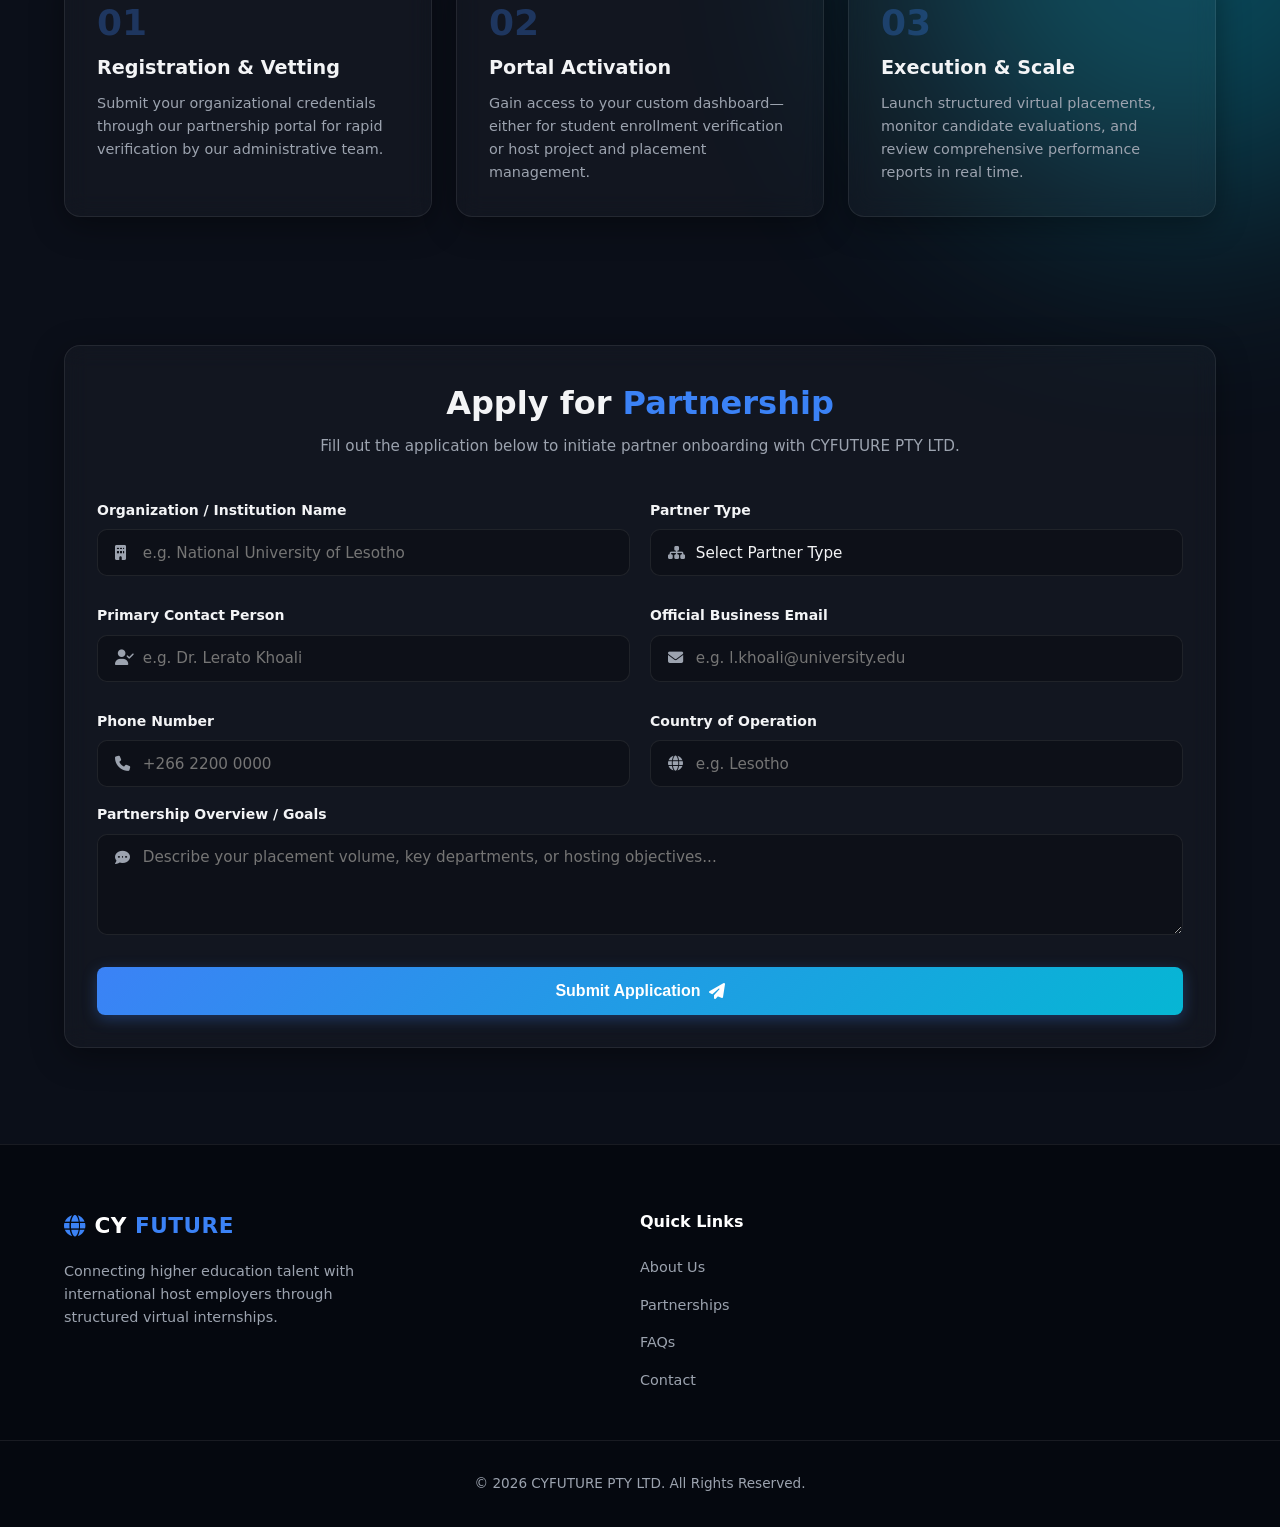
<file: partner.html>
<!DOCTYPE html>
<html lang="en">
<head>
  <meta charset="UTF-8">
  <meta name="viewport" content="width=device-width, initial-scale=1.0">
  <title>Partnerships | CYFUTURE PTY LTD</title>
  
  <!-- Font Awesome Icons -->
  <link rel="stylesheet" href="https://cdnjs.cloudflare.com/ajax/libs/font-awesome/6.4.0/css/all.min.css">
  
  <!-- Custom Stylesheet -->
  <link rel="stylesheet" href="partnerStyle.css">
</head>
<body>

  <!-- Background Animated Glowing Orbs -->
  <div class="glow-orb orb-1"></div>
  <div class="glow-orb orb-2"></div>

  <!-- NAVIGATION BAR -->
  <header>
    <nav class="navbar">
      <a href="index.html" class="logo"><span>CY</span>FUTURE</a>
      
      <ul class="nav-links">
        <li><a href="index.html">Home</a></li>
        <li><a href="about.html">About</a></li>
        <li><a href="partner.html" class="active">Partnerships</a></li>
        <li><a href="faq.html">FAQ</a></li>
        <li><a href="contact.html">Contact</a></li>
      </ul>

      <div class="nav-buttons">
        <a href="login.html" class="btn-login">Login</a>
        <a href="register.html" class="btn-register">Get Started</a>
      </div>

      <div class="hamburger">
        <span></span>
        <span></span>
        <span></span>
      </div>
    </nav>
  </header>

  <main>
    <!-- PAGE HERO SECTION -->
    <section class="page-hero">
      <div class="hero-content fade-up">
        <span class="badge"><i class="fa-solid fa-handshake"></i> Strategic Ecosystem</span>
        <h1>Powering Global <span>Career Mobility</span></h1>
        <p>We bridge the gap between higher education institutions and international employers through structured, verified 3-month virtual internships.</p>
        
        <div class="hero-actions">
          <a href="#partner-gateways" class="primary-btn"><i class="fa-solid fa-building-columns"></i> Explore Partner Options</a>
          <a href="#partnerForm" class="sec-btn"><i class="fa-solid fa-paper-plane"></i> Apply to Partner</a>
        </div>
      </div>
    </section>

    <!-- DUAL GATEWAY SECTION -->
    <section id="partner-gateways" class="gateways-section">
      <div class="container">
        <div class="section-title fade-up">
          <h2>Choose Your <span>Partnership Path</span></h2>
          <p>Whether you represent an academic institution or an innovative host enterprise, CYFUTURE provides a dedicated framework to scale your impact.</p>
        </div>

        <div class="grid-gateways">
          <!-- GATEWAY 1: ACADEMIC INSTITUTIONS -->
          <div class="glass-card gateway-card fade-up">
            <div class="card-badge"><i class="fa-solid fa-graduation-cap"></i> For Universities & Colleges</div>
            <h2>Higher Education Institutions</h2>
            <p class="card-desc">Empower your students with international work exposure while automating student verification and academic reporting.</p>

            <ul class="feature-list">
              <li><i class="fa-solid fa-circle-check"></i> <strong>Official Verification Hub:</strong> Streamlined portal to verify student enrollment status.</li>
              <li><i class="fa-solid fa-circle-check"></i> <strong>Zero Admin Overhead:</strong> Automated progress tracking and performance reporting.</li>
              <li><i class="fa-solid fa-circle-check"></i> <strong>Industry Alignment:</strong> Curricula validation through real-world virtual placement projects.</li>
            </ul>

            <a href="#partnerForm" class="primary-btn card-btn" onclick="setPartnerRole('institution')">
              <span>Partner as Institution</span>
              <i class="fa-solid fa-arrow-right"></i>
            </a>
          </div>

          <!-- GATEWAY 2: HOST EMPLOYERS -->
          <div class="glass-card gateway-card fade-up">
            <div class="card-badge cyan"><i class="fa-solid fa-briefcase"></i> For Employers & Enterprises</div>
            <h2>International Host Companies</h2>
            <p class="card-desc">Access top-tier, pre-screened remote talent from premier institutions for structured 3-month project engagements.</p>

            <ul class="feature-list">
              <li><i class="fa-solid fa-circle-check"></i> <strong>Pre-Vetted Candidates:</strong> Talent pre-screened for technical proficiency and readiness.</li>
              <li><i class="fa-solid fa-circle-check"></i> <strong>Structured Framework:</strong> Standardized 3-month project templates and monthly milestones.</li>
              <li><i class="fa-solid fa-circle-check"></i> <strong>Global Talent Pipeline:</strong> Scale your remote project capacity with zero recruitment friction.</li>
            </ul>

            <a href="#partnerForm" class="sec-btn card-btn" onclick="setPartnerRole('company')">
              <span>Partner as Employer</span>
              <i class="fa-solid fa-arrow-right"></i>
            </a>
          </div>
        </div>
      </div>
    </section>

    <!-- 3-STEP WORKFLOW SECTION -->
    <section class="workflow-section">
      <div class="container">
        <div class="section-title fade-up">
          <h2>How Partnership <span>Works</span></h2>
          <p>A simple three-step journey to integrate your organization with the CYFUTURE network.</p>
        </div>

        <div class="grid-steps">
          <div class="glass-card step-card fade-up">
            <div class="step-num">01</div>
            <h3>Registration & Vetting</h3>
            <p>Submit your organizational credentials through our partnership portal for rapid verification by our administrative team.</p>
          </div>

          <div class="glass-card step-card fade-up">
            <div class="step-num">02</div>
            <h3>Portal Activation</h3>
            <p>Gain access to your custom dashboard—either for student enrollment verification or host project and placement management.</p>
          </div>

          <div class="glass-card step-card fade-up">
            <div class="step-num">03</div>
            <h3>Execution & Scale</h3>
            <p>Launch structured virtual placements, monitor candidate evaluations, and review comprehensive performance reports in real time.</p>
          </div>
        </div>
      </div>
    </section>

    <!-- INTERACTIVE ONBOARDING FORM SECTION -->
    <section class="partner-form-section">
      <div class="container">
        <div class="glass-card form-card fade-up">
          <div class="form-header">
            <h2>Apply for <span>Partnership</span></h2>
            <p>Fill out the application below to initiate partner onboarding with CYFUTURE PTY LTD.</p>
          </div>

          <form id="partnerForm" novalidate>
            <div class="form-grid">
              
              <div class="form-group">
                <label for="orgName">Organization / Institution Name</label>
                <div class="input-wrapper">
                  <i class="fa-solid fa-building"></i>
                  <input type="text" id="orgName" placeholder="e.g. National University of Lesotho" required>
                </div>
              </div>

              <div class="form-group">
                <label for="partnerType">Partner Type</label>
                <div class="input-wrapper">
                  <i class="fa-solid fa-sitemap"></i>
                  <select id="partnerType" required>
                    <option value="" disabled selected>Select Partner Type</option>
                    <option value="institution">Higher Education Institution</option>
                    <option value="company">Host Company / Enterprise</option>
                  </select>
                </div>
              </div>

              <div class="form-group">
                <label for="contactName">Primary Contact Person</label>
                <div class="input-wrapper">
                  <i class="fa-solid fa-user-check"></i>
                  <input type="text" id="contactName" placeholder="e.g. Dr. Lerato Khoali" required>
                </div>
              </div>

              <div class="form-group">
                <label for="contactEmail">Official Business Email</label>
                <div class="input-wrapper">
                  <i class="fa-solid fa-envelope"></i>
                  <input type="email" id="contactEmail" placeholder="e.g. l.khoali@university.edu" required>
                </div>
              </div>

              <div class="form-group">
                <label for="phone">Phone Number</label>
                <div class="input-wrapper">
                  <i class="fa-solid fa-phone"></i>
                  <input type="tel" id="phone" placeholder="+266 2200 0000" required>
                </div>
              </div>

              <div class="form-group">
                <label for="country">Country of Operation</label>
                <div class="input-wrapper">
                  <i class="fa-solid fa-globe"></i>
                  <input type="text" id="country" placeholder="e.g. Lesotho" required>
                </div>
              </div>

            </div>

            <div class="form-group full-width">
              <label for="overview">Partnership Overview / Goals</label>
              <div class="input-wrapper textarea-wrapper">
                <i class="fa-solid fa-comment-dots"></i>
                <textarea id="overview" rows="4" placeholder="Describe your placement volume, key departments, or hosting objectives..." required></textarea>
              </div>
            </div>

            <button type="submit" class="primary-btn submit-btn">
              <span>Submit Application</span>
              <i class="fa-solid fa-paper-plane"></i>
            </button>

            <!-- Form Alert Box -->
            <div id="formAlert" class="alert-box" style="display: none;"></div>
          </form>
        </div>
      </div>
    </section>
  </main>

  <!-- FOOTER -->
  <footer>
    <div class="container footer-content">
      <div class="footer-brand">
        <a href="index.html" class="logo"><i class="fa-solid fa-globe"></i> CY<span>FUTURE</span></a>
        <p>Connecting higher education talent with international host employers through structured virtual internships.</p>
      </div>

      <div class="footer-links">
        <h4>Quick Links</h4>
        <ul>
          <li><a href="about.html">About Us</a></li>
          <li><a href="partner.html">Partnerships</a></li>
          <li><a href="faq.html">FAQs</a></li>
          <li><a href="contact.html">Contact</a></li>
        </ul>
      </div>


    </div>

    <div class="footer-bottom">
      <p>&copy; 2026 CYFUTURE PTY LTD. All Rights Reserved.</p>
    </div>
  </footer>

  <button id="topBtn" title="Go to top">
    <i class="fa-solid fa-arrow-up"></i>
  </button>

  <script src="partnerScript.js"></script>
</body>
</html>
</file>
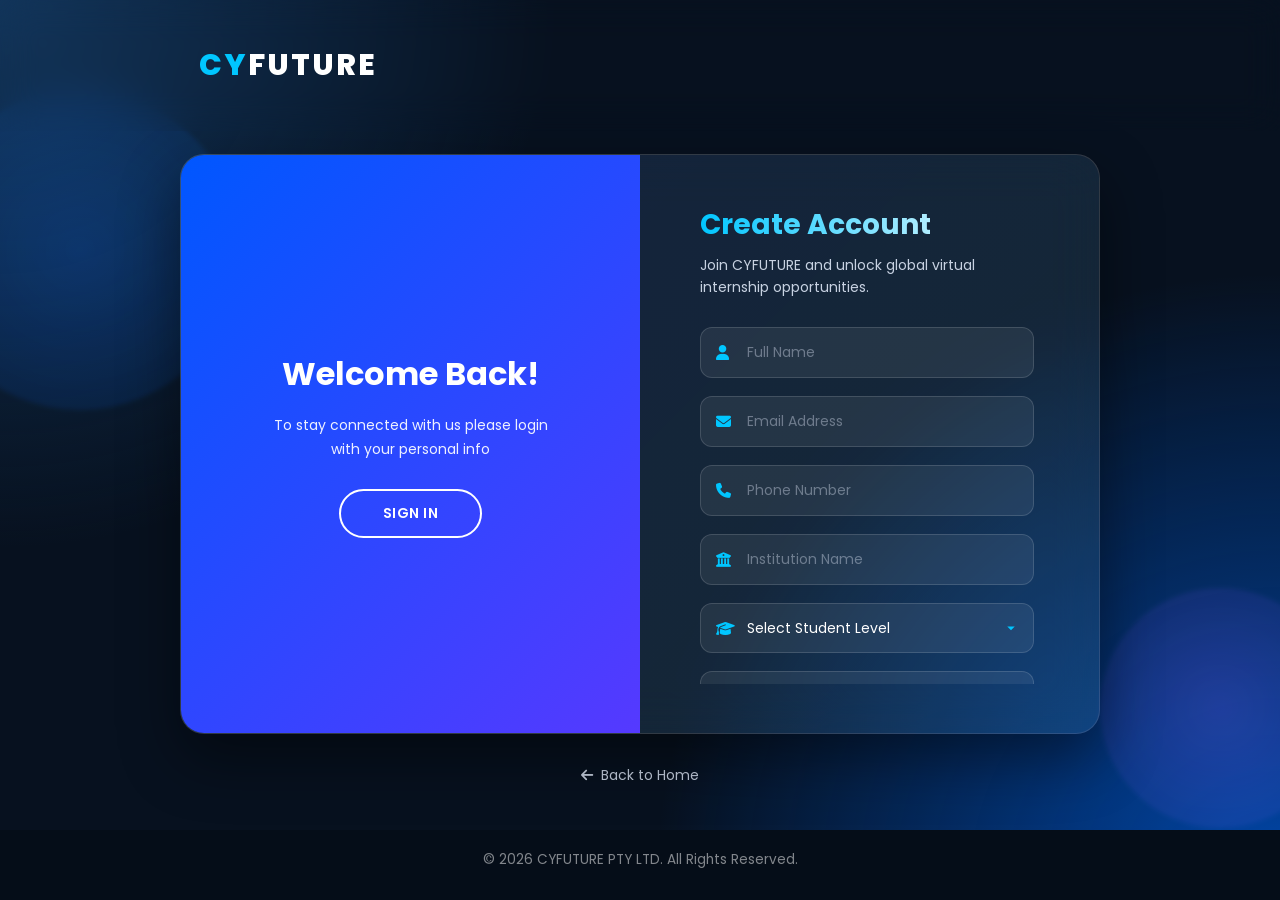
<file: register.html>
<!DOCTYPE html>
<html lang="en">

<head>

<meta charset="UTF-8">
<meta http-equiv="X-UA-Compatible" content="IE=edge">
<meta name="viewport" content="width=device-width, initial-scale=1.0">

<title>CYFUTURE | Register</title>

<link rel="preconnect" href="https://fonts.googleapis.com">
<link rel="preconnect" href="https://fonts.gstatic.com" crossorigin>
<link href="https://fonts.googleapis.com/css2?family=Poppins:wght@300;400;500;600;700;800&display=swap" rel="stylesheet">
<link rel="stylesheet" href="https://cdnjs.cloudflare.com/ajax/libs/font-awesome/6.7.2/css/all.min.css">
<link rel="stylesheet" href="style.css">
<link rel="stylesheet" href="auth.css">

</head>

<body class="auth-page">

<header>
<nav class="navbar">
<a href="index.html" class="logo"><span>CY</span>FUTURE</a>
</nav>
</header>

<div class="floating-circle one"></div>
<div class="floating-circle two"></div>
<div class="floating-circle three"></div>

<main class="auth-main">

<div class="auth-wrapper">

<div class="auth-container" id="auth-container" data-default="register">

<!-- ================= SIGN IN ================= -->

<div class="form-container sign-in-container">

<form class="auth-form" action="#" method="post">

<h1>Welcome Back</h1>
<p>Sign in to continue your internship journey with CYFUTURE.</p>

<div class="social-row">
<a href="#" aria-label="Sign in with Google"><i class="fab fa-google"></i></a>
<a href="#" aria-label="Sign in with LinkedIn"><i class="fab fa-linkedin-in"></i></a>
<a href="#" aria-label="Sign in with Microsoft"><i class="fab fa-microsoft"></i></a>
</div>

<span class="divider">or use your email</span>

<div class="input-group">
<i class="fa-solid fa-envelope field-icon"></i>
<input type="email" name="email" placeholder="Email Address" required>
</div>

<div class="input-group">
<i class="fa-solid fa-lock field-icon"></i>
<input type="password" name="password" id="loginPassword" placeholder="Password" required>
<button type="button" class="toggle-pass" aria-label="Toggle password visibility">
<i class="fa-solid fa-eye"></i>
</button>
</div>

<div class="form-options">
<label>
<input type="checkbox" name="remember"> Remember me
</label>
<a href="#">Forgot password?</a>
</div>

<button type="submit" class="auth-submit">Sign In</button>

</form>

</div>

<!-- ================= SIGN UP ================= -->

<div class="form-container sign-up-container">

<form class="auth-form" action="#" method="post">

<h1>Create Account</h1>
<p>Join CYFUTURE and unlock global virtual internship opportunities.</p>

<div class="input-group">
<i class="fa-solid fa-user field-icon"></i>
<input type="text" name="full_name" placeholder="Full Name" required>
</div>

<div class="input-group">
<i class="fa-solid fa-envelope field-icon"></i>
<input type="email" name="email" placeholder="Email Address" required>
</div>

<div class="input-group">
<i class="fa-solid fa-phone field-icon"></i>
<input type="tel" name="phone" placeholder="Phone Number" required>
</div>

<div class="input-group">
<i class="fa-solid fa-building-columns field-icon"></i>
<input type="text" name="institution" placeholder="Institution Name" required>
</div>

<div class="input-group">
<i class="fa-solid fa-graduation-cap field-icon"></i>
<select name="student_level" required>
<option value="" disabled selected>Select Student Level</option>
<option value="undergraduate">Undergraduate</option>
<option value="graduate">Graduate</option>
<option value="postgraduate">Postgraduate</option>
</select>
</div>

<div class="input-group">
<i class="fa-solid fa-lock field-icon"></i>
<input type="password" name="password" id="registerPassword" placeholder="Password" required>
<button type="button" class="toggle-pass" aria-label="Toggle password visibility">
<i class="fa-solid fa-eye"></i>
</button>
</div>

<div class="input-group">
<i class="fa-solid fa-shield-halved field-icon"></i>
<input type="password" name="confirm_password" placeholder="Confirm Password" required>
</div>

<label class="terms-row">
<input type="checkbox" name="terms" required>
<span>I agree to the <a href="#">Terms of Service</a> and <a href="#">Privacy Policy</a>.</span>
</label>

<button type="submit" class="auth-submit">Register</button>

</form>

</div>

<!-- ================= OVERLAY ================= -->

<div class="overlay-container">

<div class="overlay">

<div class="overlay-panel overlay-left">

<h1>Welcome Back!</h1>
<p>To stay connected with us please login with your personal info</p>
<button type="button" class="ghost-btn" id="signIn">Sign In</button>

</div>

<div class="overlay-panel overlay-right">

<h1>Hello, Friend!</h1>
<p>Enter your personal details and start your journey with us</p>
<button type="button" class="ghost-btn" id="signUp">Sign Up</button>

</div>

</div>

</div>

<div class="auth-mobile-toggle">
<button type="button" id="mobileLogin" class="active">Sign In</button>
<button type="button" id="mobileRegister">Sign Up</button>
</div>

</div>

<div class="auth-back-home">
<a href="index.html"><i class="fa-solid fa-arrow-left"></i> Back to Home</a>
</div>

</div>

</main>

<script src="auth.js"></script>


<!-- FOOTER COPYRIGHT -->
  <footer class="auth-footer">
    <p>&copy; 2026 CYFUTURE PTY LTD. All Rights Reserved.</p>
  </footer>

  <script src="auth.js"></script>
</body>
</html>

</body>
</html>
</file>
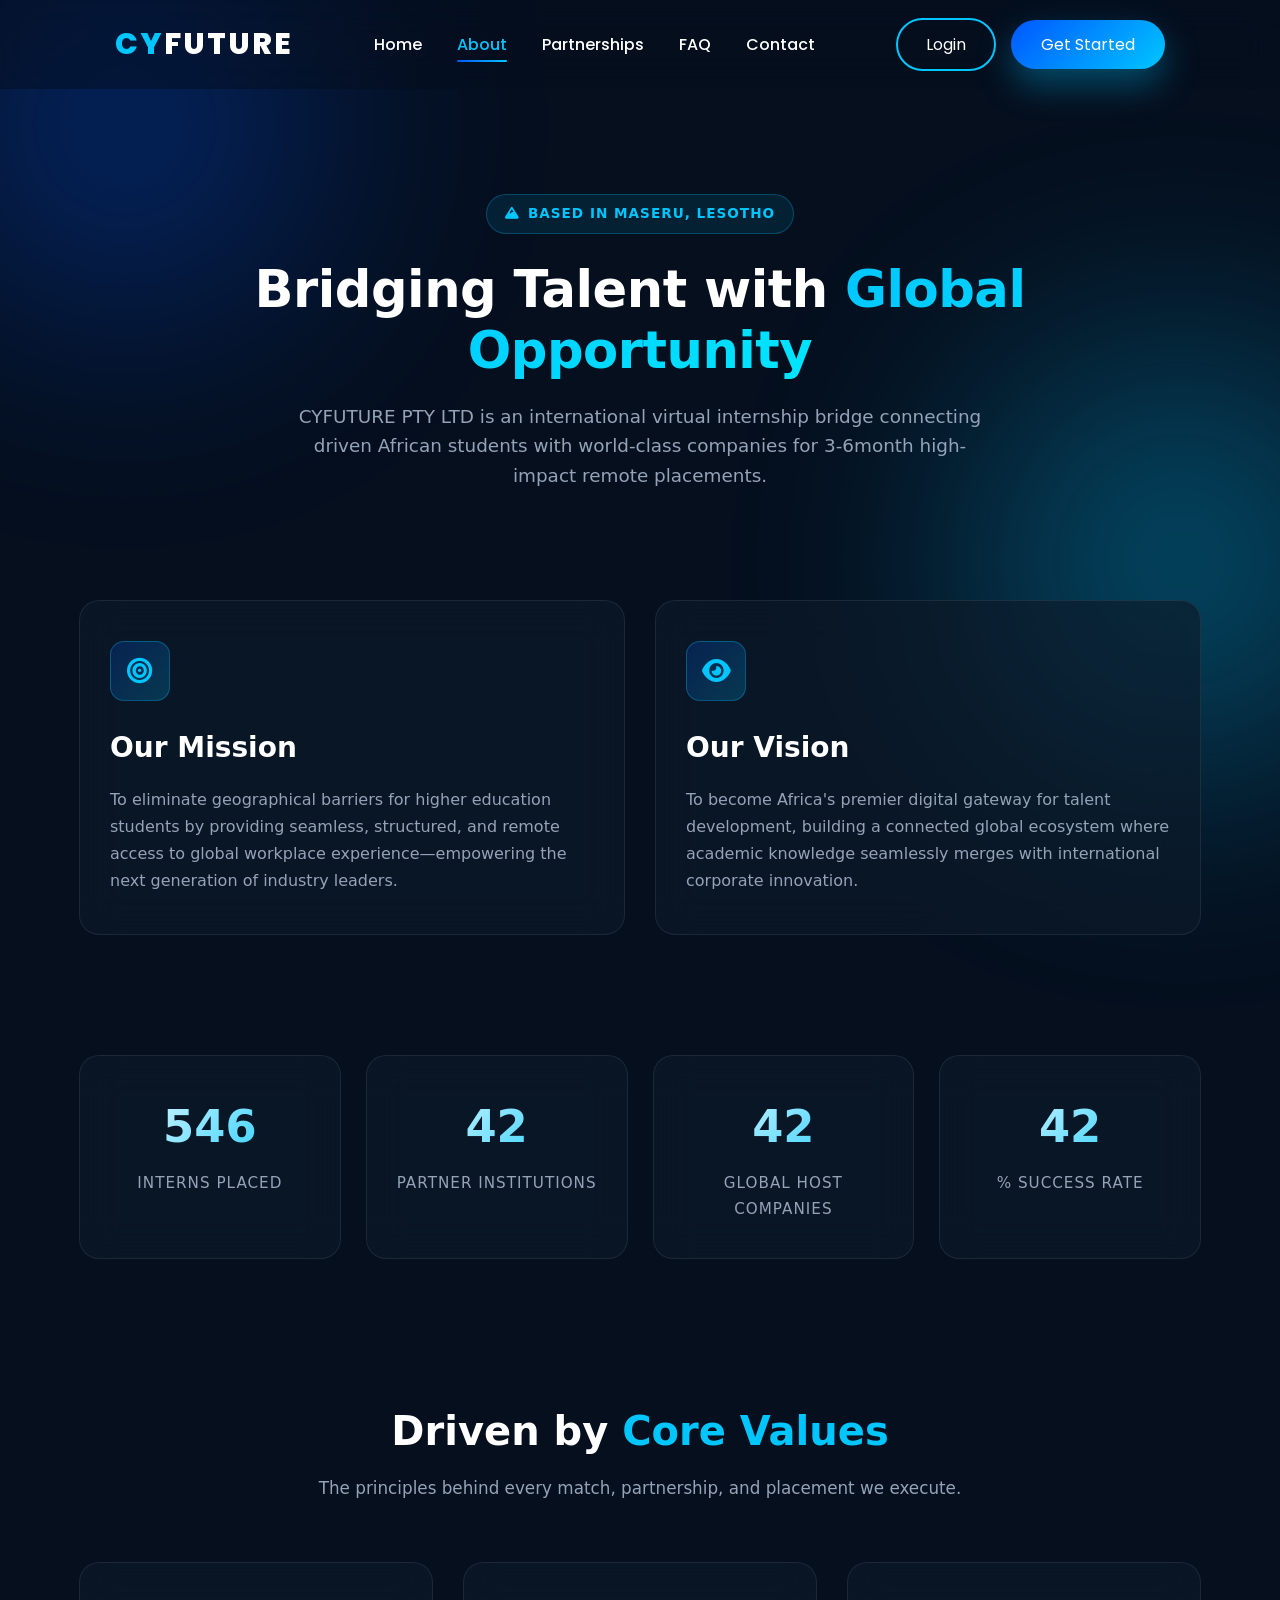
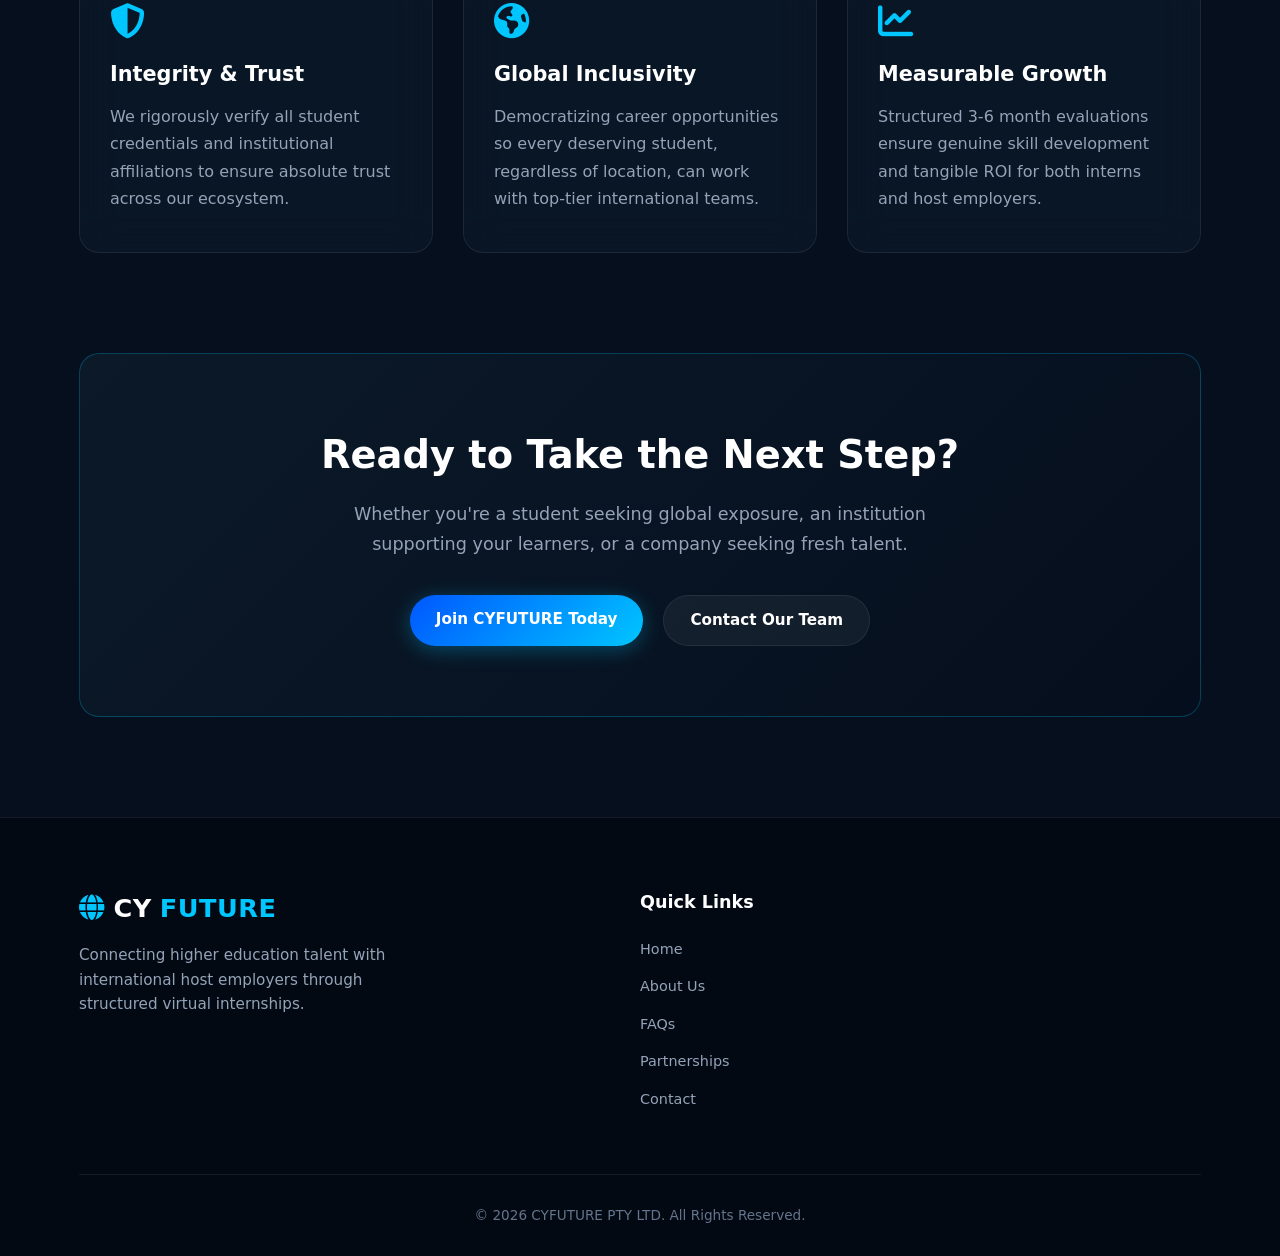
<file: pages/about.html>
<!DOCTYPE html>
<html lang="en">
<head>
  <meta charset="UTF-8">
  <meta name="viewport" content="width=device-width, initial-scale=1.0">
  <title>About Us | CYFUTURE PTY LTD</title>
  
  <!-- Font Awesome Icons -->
  <link rel="stylesheet" href="https://cdnjs.cloudflare.com/ajax/libs/font-awesome/6.4.0/css/all.min.css">
  
  <link rel="preconnect" href="https://fonts.googleapis.com">
  <link rel="preconnect" href="https://fonts.gstatic.com" crossorigin>
  <link href="https://fonts.googleapis.com/css2?family=Poppins:wght@300;400;500;600;700;800&display=swap" rel="stylesheet">
  <!-- Custom Stylesheet -->
  <link rel="stylesheet" href="../css/aboutStyle.css">
  <link rel="stylesheet" href="../css/nav.css">
</head>
<body class="inner-page">

  <!-- Background Animated Glowing Orbs -->
  <div class="glow-orb orb-1"></div>
  <div class="glow-orb orb-2"></div>

  <!-- NAVIGATION BAR -->
  <header>
    <nav class="navbar">
      <a href="index.html" class="logo"><span>CY</span>FUTURE</a>
      
      <ul class="nav-links">
        <li><a href="index.html">Home</a></li>
        <li><a href="about.html" class="active">About</a></li>
        <li><a href="partner.html">Partnerships</a></li>
        <li><a href="faq.html?nav=3">FAQ</a></li>
        <li><a href="contact.html?nav=3">Contact</a></li>
      </ul>

      <div class="nav-buttons">
        <a href="login.html" class="btn-login">Login</a>
        <a href="register.html" class="btn-register">Get Started</a>
      </div>

      <div class="hamburger">
        <span></span>
        <span></span>
        <span></span>
      </div>
    </nav>
  </header>

  <main>
    <!-- PAGE HERO SECTION -->
    <section class="page-hero">
      <div class="hero-content fade-up">
        <span class="badge"><i class="fa-solid fa-mountain"></i> Based in Maseru, Lesotho</span>
        <h1>Bridging Talent with <span>Global Opportunity</span></h1>
        <p>CYFUTURE PTY LTD is an international virtual internship bridge connecting driven African students with world-class companies for 3-6month high-impact remote placements.</p>
      </div>
    </section>

    <!-- MISSION & VISION (GLASS CARDS) -->
    <section class="about-grid-section">
      <div class="container grid-2">
        <div class="glass-card fade-up">
          <div class="card-icon">
            <i class="fa-solid fa-bullseye"></i>
          </div>
          <h2>Our Mission</h2>
          <p>To eliminate geographical barriers for higher education students by providing seamless, structured, and remote access to global workplace experience—empowering the next generation of industry leaders.</p>
        </div>

        <div class="glass-card fade-up">
          <div class="card-icon">
            <i class="fa-solid fa-eye"></i>
          </div>
          <h2>Our Vision</h2>
          <p>To become Africa's premier digital gateway for talent development, building a connected global ecosystem where academic knowledge seamlessly merges with international corporate innovation.</p>
        </div>
      </div>
    </section>

    <!-- IMPACT STATS SECTION -->
    <section class="stats-section">
      <div class="container grid-4">
        <div class="stat-box glass-card fade-up">
          <h2 class="counter" data-target="1500">0</h2>
          <p>Interns Placed</p>
        </div>
        <div class="stat-box glass-card fade-up">
          <h2 class="counter" data-target="45">0</h2>
          <p>Partner Institutions</p>
        </div>
        <div class="stat-box glass-card fade-up">
          <h2 class="counter" data-target="120">0</h2>
          <p>Global Host Companies</p>
        </div>
        <div class="stat-box glass-card fade-up">
          <h2 class="counter" data-target="98">0</h2>
          <p>% Success Rate</p>
        </div>
      </div>
    </section>

    <!-- CORE VALUES -->
    <section class="values-section">
      <div class="container">
        <div class="section-title fade-up">
          <h2>Driven by <span>Core Values</span></h2>
          <p>The principles behind every match, partnership, and placement we execute.</p>
        </div>

        <div class="grid-3">
          <div class="glass-card fade-up">
            <i class="fa-solid fa-shield-halved value-icon"></i>
            <h3>Integrity & Trust</h3>
            <p>We rigorously verify all student credentials and institutional affiliations to ensure absolute trust across our ecosystem.</p>
          </div>

          <div class="glass-card fade-up">
            <i class="fa-solid fa-earth-americas value-icon"></i>
            <h3>Global Inclusivity</h3>
            <p>Democratizing career opportunities so every deserving student, regardless of location, can work with top-tier international teams.</p>
          </div>

          <div class="glass-card fade-up">
            <i class="fa-solid fa-chart-line value-icon"></i>
            <h3>Measurable Growth</h3>
            <p>Structured 3-6 month evaluations ensure genuine skill development and tangible ROI for both interns and host employers.</p>
          </div>
        </div>
      </div>
    </section>

    <!-- CALL TO ACTION -->
    <section class="cta-section">
      <div class="container">
        <div class="glass-card cta-card fade-up">
          <h2>Ready to Take the Next Step?</h2>
          <p>Whether you're a student seeking global exposure, an institution supporting your learners, or a company seeking fresh talent.</p>
          <div class="cta-btns">
            <a href="register.html" class="primary-btn">Join CYFUTURE Today</a>
            <a href="contact.html?nav=3" class="sec-btn">Contact Our Team</a>
          </div>
        </div>
      </div>
    </section>
  </main>

  <!-- FOOTER -->
 <!-- FOOTER -->
  <footer>
    <div class="container">
      <div class="footer-content">
        <div class="footer-brand">
          <a href="index.html" class="logo"><i class="fa-solid fa-globe"></i> CY<span>FUTURE</span></a>
          <p>Connecting higher education talent with international host employers through structured virtual internships.</p>
        </div>

        <div class="footer-links">
          <h4>Quick Links</h4>
          <ul>
            <li><a href="index.html">Home</a></li>
            <li><a href="about.html">About Us</a></li>
            <li><a href="faq.html?nav=3">FAQs</a></li>
            <li><a href="partner.html">Partnerships</a></li>
            <li><a href="contact.html?nav=3">Contact</a></li>
          </ul>
        </div>
      </div> <!-- Properly closed footer-content here -->

      <div class="footer-bottom">
        <p>&copy; 2026 CYFUTURE PTY LTD. All Rights Reserved.</p>
      </div>
    </div>
  </footer>

  <button id="topBtn" title="Go to top">
    <i class="fa-solid fa-arrow-up"></i>
  </button>

  <script src="../js/aboutScript.js"></script>
  <script src="../js/nav.js"></script>
</body>
</html>
</file>
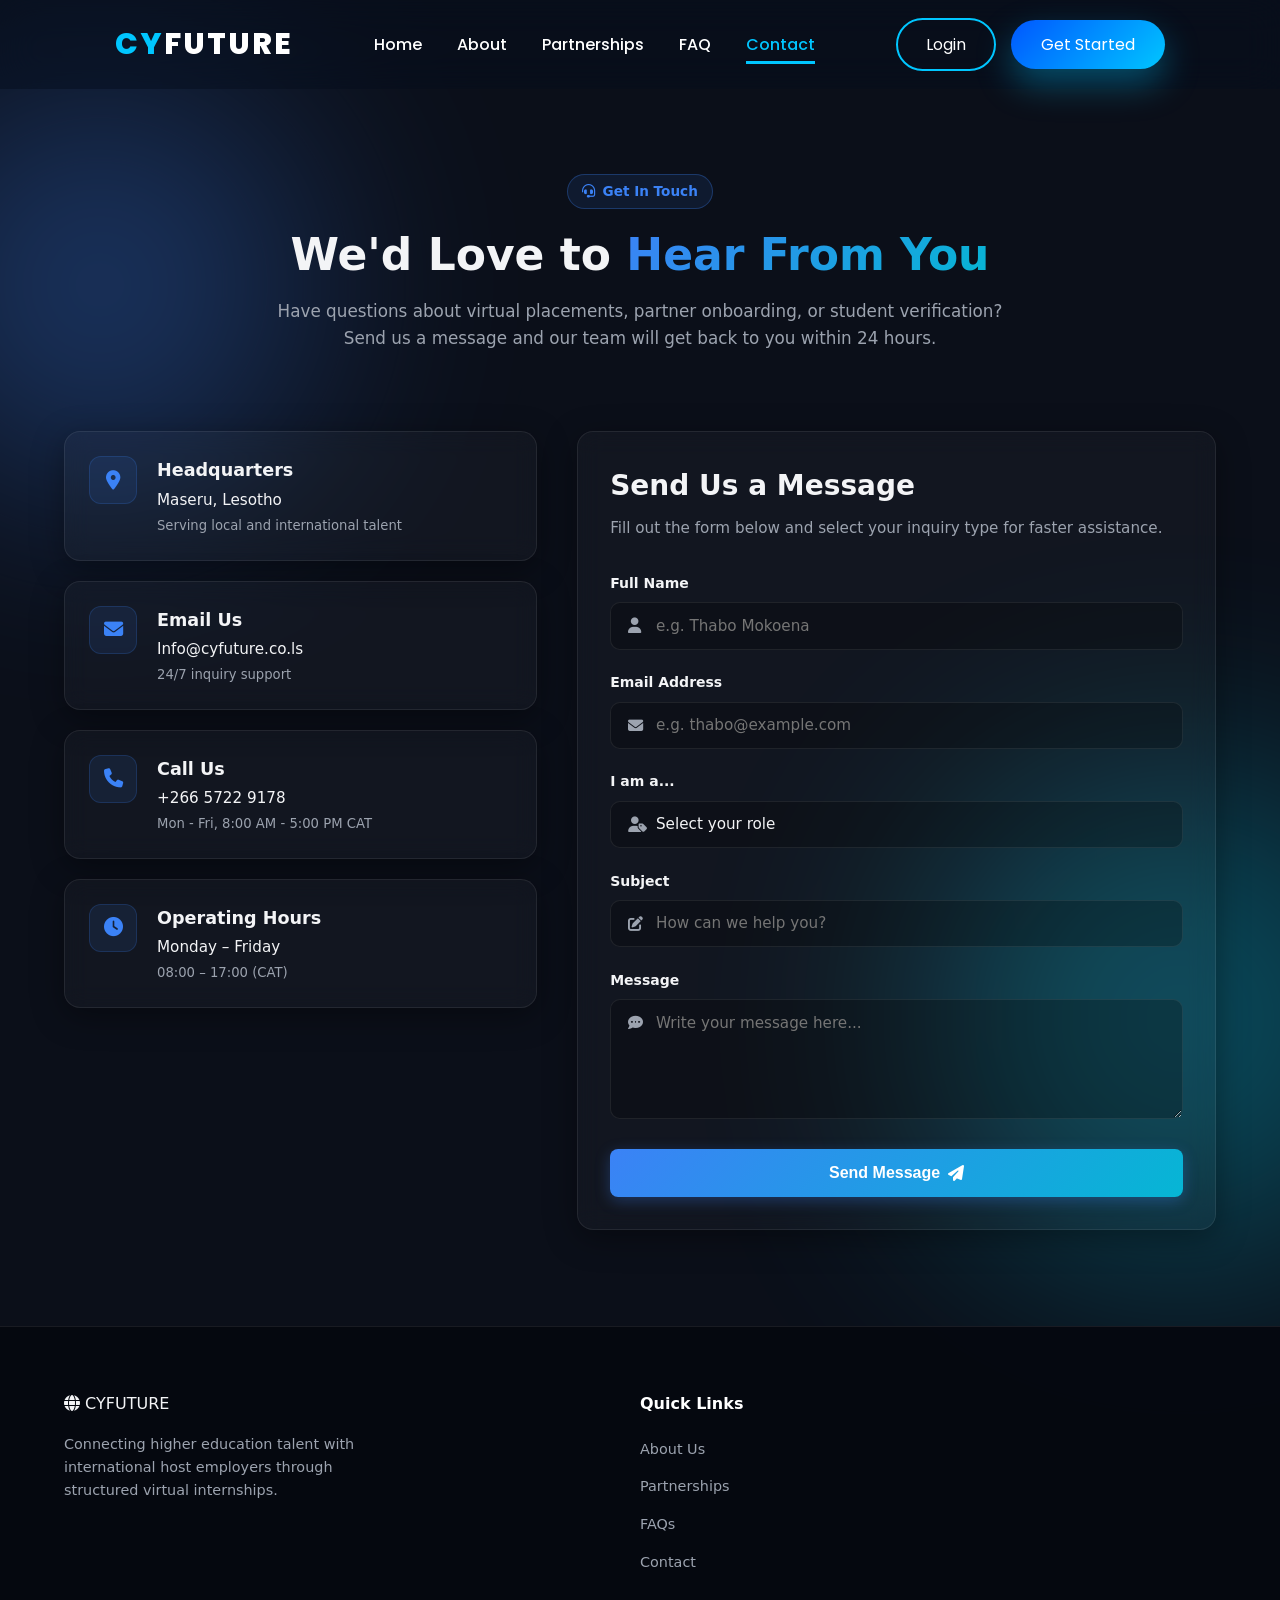
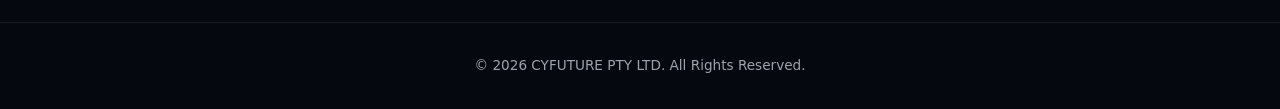
<file: pages/contact.html>
<!DOCTYPE html>
<html lang="en">
<head>
  <meta charset="UTF-8">
  <meta name="viewport" content="width=device-width, initial-scale=1.0">
  <title>Contact Us | CYFUTURE PTY LTD</title>
  
  <!-- Font Awesome Icons -->
  <link rel="stylesheet" href="https://cdnjs.cloudflare.com/ajax/libs/font-awesome/6.4.0/css/all.min.css">
  
  <link rel="preconnect" href="https://fonts.googleapis.com">
  <link rel="preconnect" href="https://fonts.gstatic.com" crossorigin>
  <link href="https://fonts.googleapis.com/css2?family=Poppins:wght@300;400;500;600;700;800&display=swap" rel="stylesheet">
  <!-- Custom Stylesheet -->
  <link rel="stylesheet" href="../css/contactStyle.css?v=3">
  <link rel="stylesheet" href="../css/nav.css?v=3">
</head>
<body class="inner-page">

  <!-- Background Animated Glowing Orbs -->
  <div class="glow-orb orb-1"></div>
  <div class="glow-orb orb-2"></div>

  <!-- NAVIGATION BAR -->
  <header>
    <nav class="navbar">
      <a href="index.html" class="logo"><span>CY</span>FUTURE</a>
      
      <ul class="nav-links">
        <li><a href="index.html">Home</a></li>
        <li><a href="about.html">About</a></li>
        <li><a href="partner.html">Partnerships</a></li>
        <li><a href="faq.html?nav=3">FAQ</a></li>
        <li><a href="contact.html?nav=3" class="active">Contact</a></li>
      </ul>

      <div class="nav-buttons">
        <a href="login.html" class="btn-login">Login</a>
        <a href="register.html" class="btn-register">Get Started</a>
      </div>

      <div class="hamburger">
        <span></span>
        <span></span>
        <span></span>
      </div>
    </nav>
  </header>

  <main>
    <!-- PAGE HERO SECTION -->
    <section class="page-hero">
      <div class="hero-content fade-up">
        <span class="badge"><i class="fa-solid fa-headset"></i> Get In Touch</span>
        <h1>We'd Love to <span>Hear From You</span></h1>
        <p>Have questions about virtual placements, partner onboarding, or student verification? Send us a message and our team will get back to you within 24 hours.</p>
      </div>
    </section>

    <!-- CONTACT CONTAINER (GRID: INFO CARDS + FORM) -->
    <section class="contact-section">
      <div class="container grid-contact">
        
        <!-- LEFT COLUMN: CONTACT INFO & CARDS -->
        <div class="contact-info">
          <div class="glass-card info-card fade-up">
            <div class="info-icon">
              <i class="fa-solid fa-location-dot"></i>
            </div>
            <div>
              <h3>Headquarters</h3>
              <p>Maseru, Lesotho</p>
              <span class="info-sub">Serving local and international talent</span>
            </div>
          </div>

          <div class="glass-card info-card fade-up">
            <div class="info-icon">
              <i class="fa-solid fa-envelope"></i>
            </div>
            <div>
              <h3>Email Us</h3>
              <p>Info@cyfuture.co.ls</p>
              <span class="info-sub">24/7 inquiry support</span>
            </div>
          </div>

          <div class="glass-card info-card fade-up">
            <div class="info-icon">
              <i class="fa-solid fa-phone"></i>
            </div>
            <div>
              <h3>Call Us</h3>
              <p>+266 5722 9178</p>
              <span class="info-sub">Mon - Fri, 8:00 AM - 5:00 PM CAT</span>
            </div>
          </div>

          <div class="glass-card info-card fade-up">
            <div class="info-icon">
              <i class="fa-solid fa-clock"></i>
            </div>
            <div>
              <h3>Operating Hours</h3>
              <p>Monday – Friday</p>
              <span class="info-sub">08:00 – 17:00 (CAT)</span>
            </div>
          </div>
        </div>

        <!-- RIGHT COLUMN: CONTACT FORM -->
        <div class="glass-card form-card fade-up">
          <h2>Send Us a Message</h2>
          <p class="form-desc">Fill out the form below and select your inquiry type for faster assistance.</p>

          <form id="contactForm" novalidate>
            <div class="form-group">
              <label for="fullName">Full Name</label>
              <div class="input-wrapper">
                <i class="fa-solid fa-user"></i>
                <input type="text" id="fullName" placeholder="e.g. Thabo Mokoena" required>
              </div>
            </div>

            <div class="form-group">
              <label for="email">Email Address</label>
              <div class="input-wrapper">
                <i class="fa-solid fa-envelope"></i>
                <input type="email" id="email" placeholder="e.g. thabo@example.com" required>
              </div>
            </div>

            <div class="form-group">
              <label for="role">I am a...</label>
              <div class="input-wrapper">
                <i class="fa-solid fa-user-tag"></i>
                <select id="role" required>
                  <option value="" disabled selected>Select your role</option>
                  <option value="student">Student / Graduate</option>
                  <option value="institution">Higher Education Institution</option>
                  <option value="company">Host Company / Employer</option>
                  <option value="other">General Inquiry</option>
                </select>
              </div>
            </div>

            <div class="form-group">
              <label for="subject">Subject</label>
              <div class="input-wrapper">
                <i class="fa-solid fa-pen-to-square"></i>
                <input type="text" id="subject" placeholder="How can we help you?" required>
              </div>
            </div>

            <div class="form-group">
              <label for="message">Message</label>
              <div class="input-wrapper textarea-wrapper">
                <i class="fa-solid fa-comment-dots"></i>
                <textarea id="message" rows="5" placeholder="Write your message here..." required></textarea>
              </div>
            </div>

            <button type="submit" class="primary-btn submit-btn">
              <span>Send Message</span>
              <i class="fa-solid fa-paper-plane"></i>
            </button>

            <!-- Form Success / Error Alert Box -->
            <div id="formAlert" class="alert-box" style="display: none;"></div>
          </form>
        </div>

      </div>
    </section>
  </main>

  <!-- FOOTER -->
  <footer>
    <div class="container footer-content">
      <div class="footer-brand">
        <a href="index.html" class="logo"><i class="fa-solid fa-globe"></i> CY<span>FUTURE</span></a>
        <p>Connecting higher education talent with international host employers through structured virtual internships.</p>
      </div>

      <div class="footer-links">
        <h4>Quick Links</h4>
        <ul>
          <li><a href="about.html">About Us</a></li>
          <li><a href="partner.html">Partnerships</a></li>
          <li><a href="faq.html?nav=3">FAQs</a></li>
          <li><a href="contact.html?nav=3">Contact</a></li>
        </ul>
      </div>


    </div>

    <div class="footer-bottom">
      <p>&copy; 2026 CYFUTURE PTY LTD. All Rights Reserved.</p>
    </div>
  </footer>

  <button id="topBtn" title="Go to top">
    <i class="fa-solid fa-arrow-up"></i>
  </button>

  <script src="../js/contactScript.js?v=3"></script>
  <script src="../js/nav.js?v=3"></script>
</body>
</html>
</file>
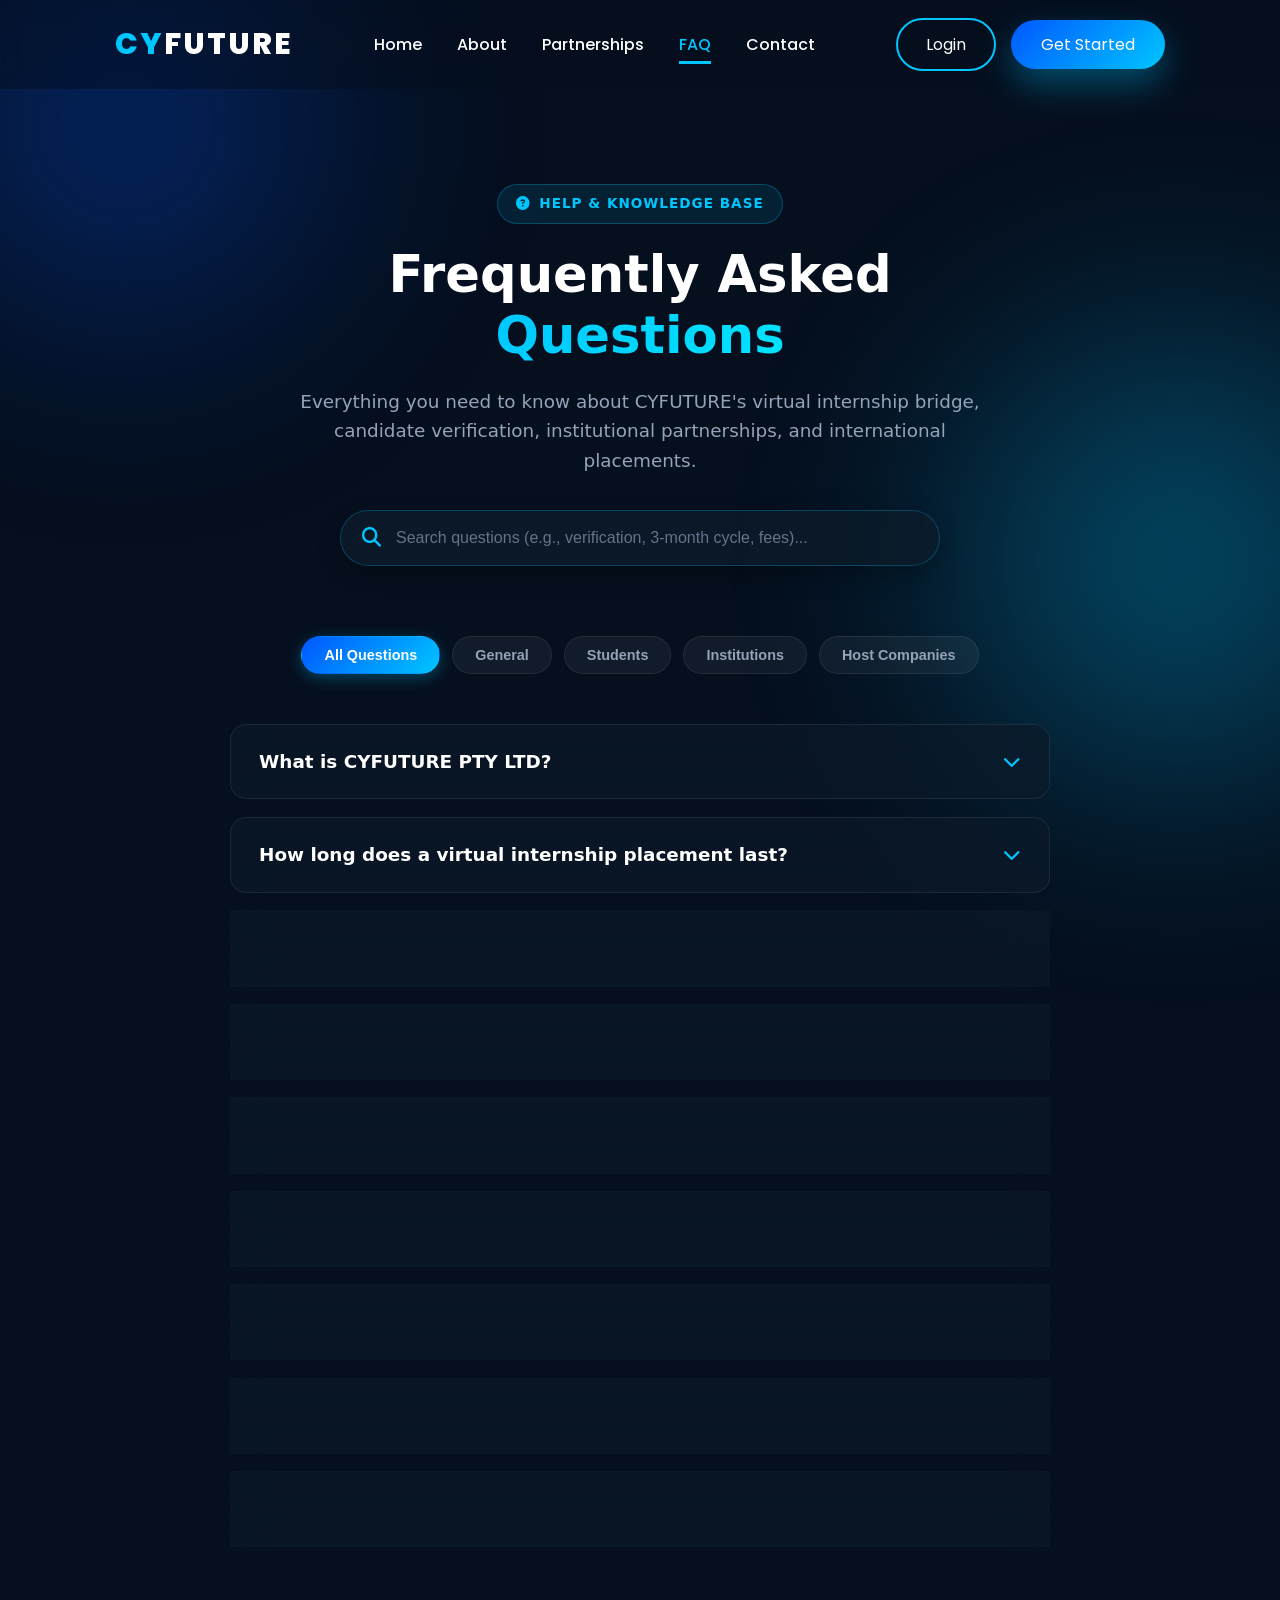
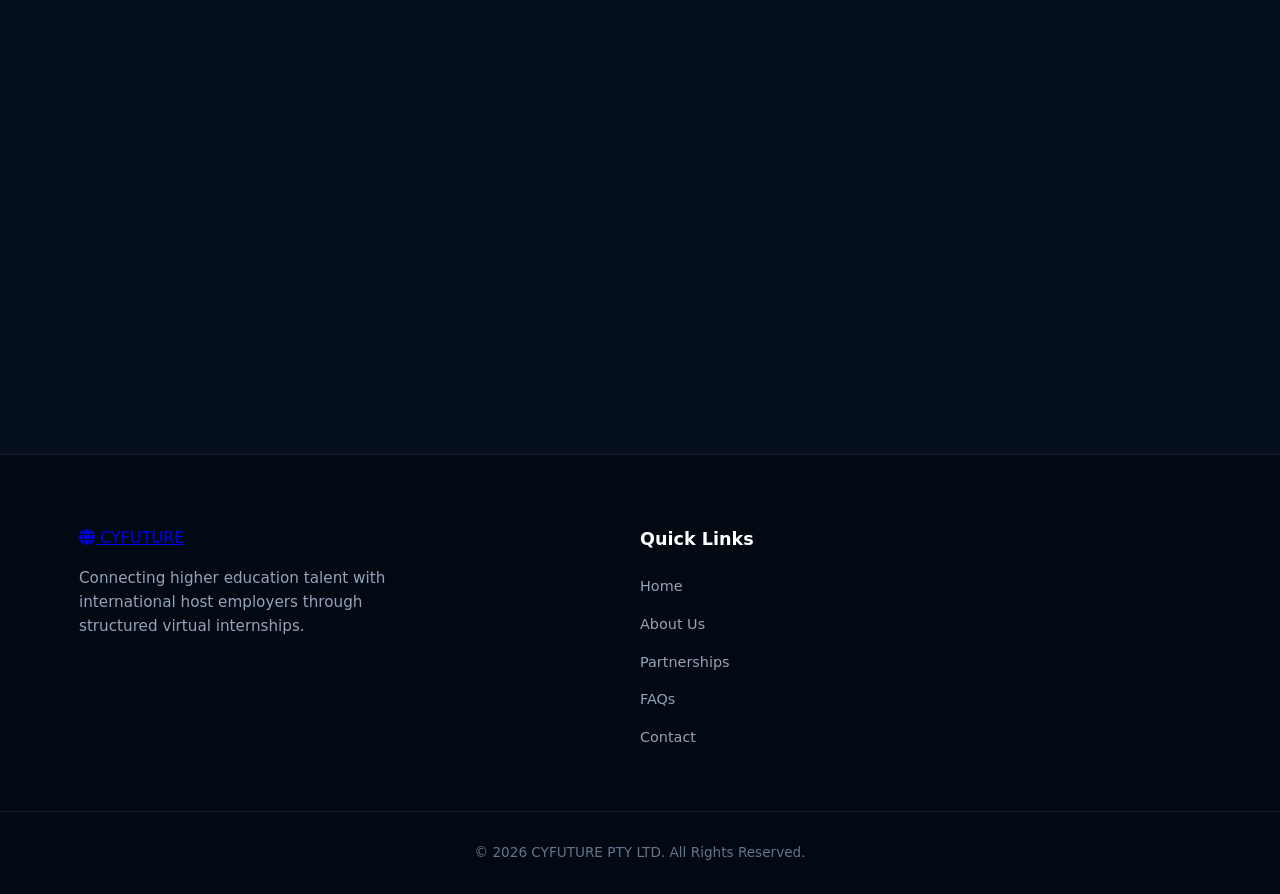
<file: pages/faq.html>
<!DOCTYPE html>
<html lang="en">
<head>
  <meta charset="UTF-8">
  <meta name="viewport" content="width=device-width, initial-scale=1.0">
  <title>Frequently Asked Questions | CYFUTURE PTY LTD</title>
  
  <!-- Font Awesome Icons -->
  <link rel="stylesheet" href="https://cdnjs.cloudflare.com/ajax/libs/font-awesome/6.4.0/css/all.min.css">
  
  <link rel="preconnect" href="https://fonts.googleapis.com">
  <link rel="preconnect" href="https://fonts.gstatic.com" crossorigin>
  <link href="https://fonts.googleapis.com/css2?family=Poppins:wght@300;400;500;600;700;800&display=swap" rel="stylesheet">
  <!-- Custom Stylesheet -->
  <link rel="stylesheet" href="../css/faqStyle.css?v=3">
  <link rel="stylesheet" href="../css/nav.css?v=3">
</head>
<body class="inner-page">

  <!-- Background Animated Glowing Orbs -->
  <div class="glow-orb orb-1"></div>
  <div class="glow-orb orb-2"></div>

  <!-- NAVIGATION BAR -->
  <header>
    <nav class="navbar">
      <a href="index.html" class="logo"><span>CY</span>FUTURE</a>
      
      <ul class="nav-links">
        <li><a href="index.html">Home</a></li>
        <li><a href="about.html">About</a></li>
        <li><a href="partner.html">Partnerships</a></li>
        <li><a href="faq.html?nav=3" class="active">FAQ</a></li>
        <li><a href="contact.html?nav=3">Contact</a></li>
      </ul>

      <div class="nav-buttons">
        <a href="login.html" class="btn-login">Login</a>
        <a href="register.html" class="btn-register">Get Started</a>
      </div>

      <div class="hamburger">
        <span></span>
        <span></span>
        <span></span>
      </div>
    </nav>
  </header>

  <main>
    <!-- PAGE HERO SECTION -->
    <section class="page-hero">
      <div class="hero-content fade-up">
        <span class="badge"><i class="fa-solid fa-circle-question"></i> Help & Knowledge Base</span>
        <h1>Frequently Asked <span>Questions</span></h1>
        <p>Everything you need to know about CYFUTURE's virtual internship bridge, candidate verification, institutional partnerships, and international placements.</p>
        
        <!-- Live Search Bar -->
        <div class="faq-search-box">
          <i class="fa-solid fa-magnifying-glass"></i>
          <input type="text" id="faqSearchInput" placeholder="Search questions (e.g., verification, 3-month cycle, fees)...">
        </div>
      </div>
    </section>

    <!-- FAQ CATEGORY FILTER BUTTONS -->
    <section class="faq-filter-section">
      <div class="container">
        <div class="filter-tabs fade-up">
          <button class="filter-btn active" data-category="all">All Questions</button>
          <button class="filter-btn" data-category="general">General</button>
          <button class="filter-btn" data-category="students">Students</button>
          <button class="filter-btn" data-category="institutions">Institutions</button>
          <button class="filter-btn" data-category="companies">Host Companies</button>
        </div>
      </div>
    </section>

    <!-- FAQ ACCORDION LIST -->
    <section class="faq-accordion-section">
      <div class="container max-800">
        <div class="faq-list">

          <!-- General Category -->
          <div class="faq-item glass-card fade-up" data-category="general">
            <div class="faq-question">
              <h3>What is CYFUTURE PTY LTD?</h3>
              <i class="fa-solid fa-chevron-down"></i>
            </div>
            <div class="faq-answer">
              <p>CYFUTURE PTY LTD is an international virtual internship bridge based in Maseru, Lesotho. We connect verified higher education students (undergraduate, graduate, and postgraduate) with global host employers for 3-month remote placements.</p>
            </div>
          </div>

          <div class="faq-item glass-card fade-up" data-category="general">
            <div class="faq-question">
              <h3>How long does a virtual internship placement last?</h3>
              <i class="fa-solid fa-chevron-down"></i>
            </div>
            <div class="faq-answer">
              <p>All virtual internships on our platform operate on a structured 3-month placement cycle with regular milestone evaluations conducted by host employers and monitored by CYFUTURE Admin.</p>
            </div>
          </div>

          <!-- Students Category -->
          <div class="faq-item glass-card fade-up" data-category="students">
            <div class="faq-question">
              <h3>Who is eligible to apply as a student?</h3>
              <i class="fa-solid fa-chevron-down"></i>
            </div>
            <div class="faq-answer">
              <p>Students currently enrolled in or recently graduated from recognized higher education institutions in Lesotho and internationally across Undergraduate, Graduate, and Postgraduate levels are eligible to register.</p>
            </div>
          </div>

          <div class="faq-item glass-card fade-up" data-category="students">
            <div class="faq-question">
              <h3>What documents do students need to upload?</h3>
              <i class="fa-solid fa-chevron-down"></i>
            </div>
            <div class="faq-answer">
              <p>During or after registration, students must upload a clean copy of their National ID / Passport, an updated Professional CV, and official Proof of Academic Registration / Qualification for verification.</p>
            </div>
          </div>

          <div class="faq-item glass-card fade-up" data-category="students">
            <div class="faq-question">
              <h3>How does candidate matching work?</h3>
              <i class="fa-solid fa-chevron-down"></i>
            </div>
            <div class="faq-answer">
              <p>Once your documents are verified by CYFUTURE Admin and confirmed by your partner institution, our automated system matches your skills, field of study, and availability with international company opening requirements.</p>
            </div>
          </div>

          <!-- Institutions Category -->
          <div class="faq-item glass-card fade-up" data-category="institutions">
            <div class="faq-question">
              <h3>Why should colleges and universities partner with CYFUTURE?</h3>
              <i class="fa-solid fa-chevron-down"></i>
            </div>
            <div class="faq-answer">
              <p>Partnering institutions gain an administrative dashboard to verify student enrollments, track student career readiness, and offer students direct access to international practical workplace exposure without geographical boundaries.</p>
            </div>
          </div>

          <div class="faq-item glass-card fade-up" data-category="institutions">
            <div class="faq-question">
              <h3>How do institutions verify student records?</h3>
              <i class="fa-solid fa-chevron-down"></i>
            </div>
            <div class="faq-answer">
              <p>Designated institutional coordinators log into their dedicated portal to view pending student verification requests and confirm active enrollment status in just a few clicks.</p>
            </div>
          </div>

          <!-- Companies Category -->
          <div class="faq-item glass-card fade-up" data-category="companies">
            <div class="faq-question">
              <h3>How do international host companies submit internship openings?</h3>
              <i class="fa-solid fa-chevron-down"></i>
            </div>
            <div class="faq-answer">
              <p>Host companies register a portal account, submit company compliance documentation, and use the Employer Dashboard to define required technical skills, intern capacity, and preferred start dates.</p>
            </div>
          </div>

          <div class="faq-item glass-card fade-up" data-category="companies">
            <div class="faq-question">
              <h3>Are interns evaluated during the 3-month program?</h3>
              <i class="fa-solid fa-chevron-down"></i>
            </div>
            <div class="faq-answer">
              <p>Yes. Host supervisors complete brief online progress evaluations through the company portal at Month 1, Month 2, and Month 3 to ensure quality work output and student development.</p>
            </div>
          </div>

        </div>

        <!-- No Results Search Message -->
        <div id="noResultsMsg" class="no-results glass-card" style="display: none;">
          <i class="fa-solid fa-magnifying-glass-minus"></i>
          <h3>No matching questions found</h3>
          <p>Try searching with different keywords or contact our support team directly.</p>
        </div>
      </div>
    </section>

    <!-- STILL HAVE QUESTIONS CTA -->
    <section class="cta-section">
      <div class="container">
        <div class="glass-card cta-card fade-up">
          <h2>Still Have Questions?</h2>
          <p>Can't find the answer you're looking for? Reach out to our support team and we'll get back to you within 24 hours.</p>
          <div class="cta-btns">
            <a href="contact.html?nav=3" class="primary-btn">Contact Us</a>
            <a href="register.html" class="sec-btn">Get Started Now</a>
          </div>
        </div>
      </div>
    </section>
  </main>

  <!-- FOOTER -->
  <footer>
    <div class="container footer-content">
      <div class="footer-brand">
        <a href="index.html" class="logo"><i class="fa-solid fa-globe"></i> CY<span>FUTURE</span></a>
        <p>Connecting higher education talent with international host employers through structured virtual internships.</p>
      </div>

      <div class="footer-links">
        <h4>Quick Links</h4>
        <ul>
            <li><a href="index.html">Home</a></li>
          <li><a href="about.html">About Us</a></li>
          <li><a href="partner.html">Partnerships</a></li>
          <li><a href="faq.html?nav=3">FAQs</a></li>
          <li><a href="contact.html?nav=3">Contact</a></li>
        </ul>
      </div>


    </div>

    <div class="footer-bottom">
      <p>&copy; 2026 CYFUTURE PTY LTD. All Rights Reserved.</p>
    </div>
  </footer>

  <button id="topBtn" title="Go to top">
    <i class="fa-solid fa-arrow-up"></i>
  </button>

  <script src="../js/faqScript.js?v=3"></script>
  <script src="../js/nav.js?v=3"></script>
</body>
</html>
</file>
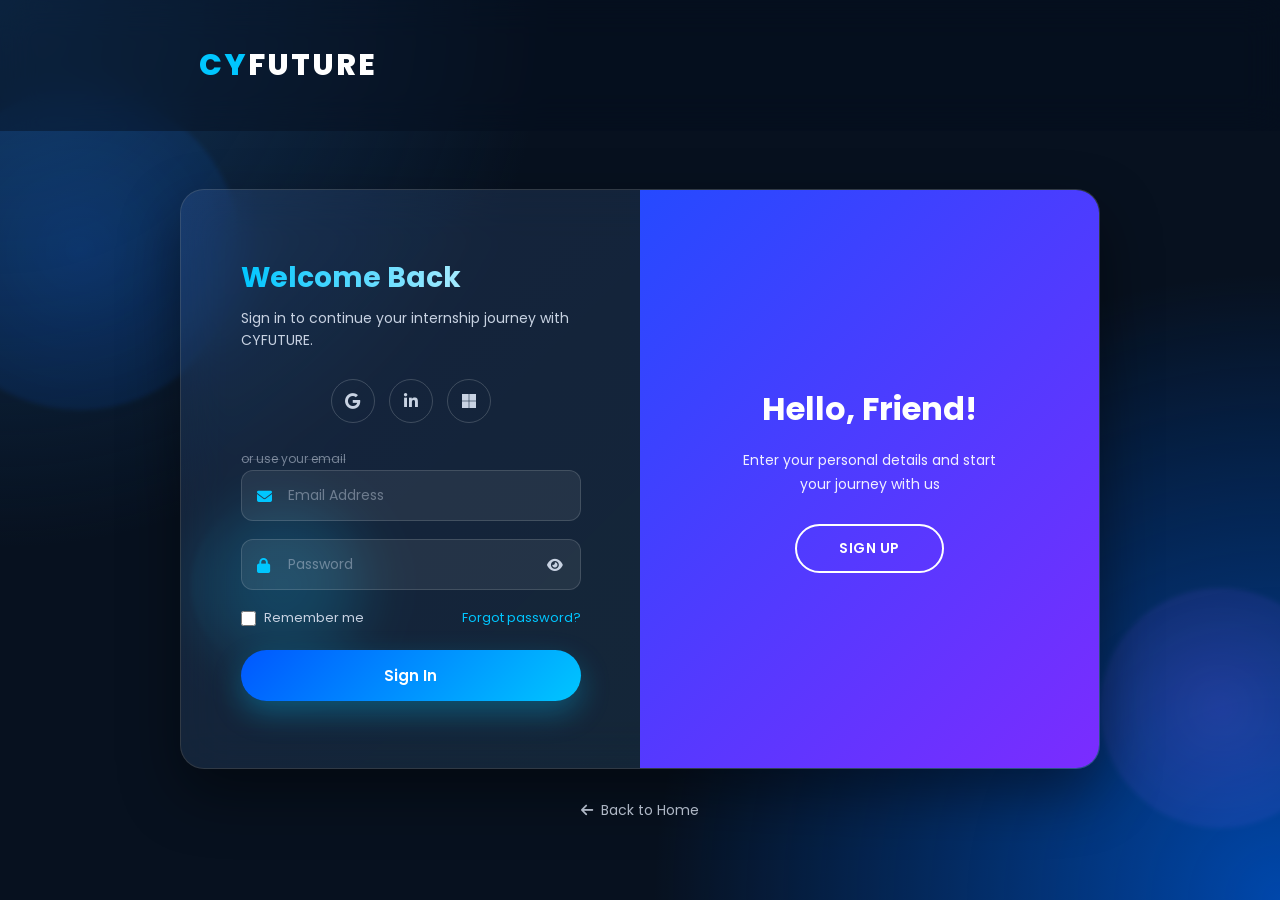
<file: pages/login.html>
<!DOCTYPE html>
<html lang="en">

<head>

<meta charset="UTF-8">
<meta http-equiv="X-UA-Compatible" content="IE=edge">
<meta name="viewport" content="width=device-width, initial-scale=1.0">

<title>CYFUTURE | Login</title>

<link rel="preconnect" href="https://fonts.googleapis.com">
<link rel="preconnect" href="https://fonts.gstatic.com" crossorigin>
<link href="https://fonts.googleapis.com/css2?family=Poppins:wght@300;400;500;600;700;800&display=swap" rel="stylesheet">
<link rel="stylesheet" href="https://cdnjs.cloudflare.com/ajax/libs/font-awesome/6.7.2/css/all.min.css">
<link rel="stylesheet" href="../css/style.css">
<link rel="stylesheet" href="../css/auth.css">
<link rel="stylesheet" href="../css/nav.css">

</head>

<body class="auth-page">

<header>
<nav class="navbar">
<a href="index.html" class="logo"><span>CY</span>FUTURE</a>
<ul class="nav-links">
<li><a href="index.html">Home</a></li>
<li><a href="about.html">About</a></li>
<li><a href="partner.html">Partnerships</a></li>
<li><a href="faq.html?nav=3">FAQ</a></li>
<li><a href="contact.html?nav=3">Contact</a></li>
</ul>
<div class="nav-buttons">
<a href="login.html" class="btn-login">Login</a>
<a href="register.html" class="btn-register">Get Started</a>
</div>
<div class="hamburger" role="button" tabindex="0" aria-label="Toggle navigation" aria-expanded="false"><span></span><span></span><span></span></div>
</nav>
</header>

<div class="floating-circle one"></div>
<div class="floating-circle two"></div>
<div class="floating-circle three"></div>

<main class="auth-main">

<div class="auth-wrapper">

<div class="auth-container" id="auth-container" data-default="login">

<!-- ================= SIGN IN ================= -->

<div class="form-container sign-in-container">

<form class="auth-form" action="#" method="post">

<h1>Welcome Back</h1>
<p>Sign in to continue your internship journey with CYFUTURE.</p>

<div class="social-row">
<a href="#" aria-label="Sign in with Google"><i class="fab fa-google"></i></a>
<a href="#" aria-label="Sign in with LinkedIn"><i class="fab fa-linkedin-in"></i></a>
<a href="#" aria-label="Sign in with Microsoft"><i class="fab fa-microsoft"></i></a>
</div>

<span class="divider">or use your email</span>

<div class="input-group">
<i class="fa-solid fa-envelope field-icon"></i>
<input type="email" name="email" placeholder="Email Address" required>
</div>

<div class="input-group">
<i class="fa-solid fa-lock field-icon"></i>
<input type="password" name="password" id="loginPassword" placeholder="Password" required>
<button type="button" class="toggle-pass" aria-label="Toggle password visibility">
<i class="fa-solid fa-eye"></i>
</button>
</div>

<div class="form-options">
<label>
<input type="checkbox" name="remember"> Remember me
</label>
<a href="#" id="openForgotModal">Forgot password?</a>
</div>

<button type="submit" class="auth-submit">Sign In</button>

</form>

</div>

<!-- ================= SIGN UP ================= -->

<div class="form-container sign-up-container">

<form class="auth-form" action="#" method="post">

<h1>Create Account</h1>
<p>Join CYFUTURE and unlock global virtual internship opportunities.</p>

<div class="input-group">
<i class="fa-solid fa-user field-icon"></i>
<input type="text" name="full_name" placeholder="Full Name" required>
</div>

<div class="input-group">
<i class="fa-solid fa-envelope field-icon"></i>
<input type="email" name="email" placeholder="Email Address" required>
</div>

<div class="input-group">
<i class="fa-solid fa-phone field-icon"></i>
<input type="tel" name="phone" placeholder="Phone Number" required>
</div>

<div class="input-group">
<i class="fa-solid fa-building-columns field-icon"></i>
<input type="text" name="institution" placeholder="Institution Name" required>
</div>

<div class="input-group">
<i class="fa-solid fa-graduation-cap field-icon"></i>
<select name="student_level" required>
<option value="" disabled selected>Select Student Level</option>
<option value="undergraduate">Undergraduate</option>
<option value="graduate">Graduate</option>
<option value="postgraduate">Postgraduate</option>
</select>
</div>

<div class="input-group">
<i class="fa-solid fa-lock field-icon"></i>
<input type="password" name="password" id="registerPassword" placeholder="Password" required>
<button type="button" class="toggle-pass" aria-label="Toggle password visibility">
<i class="fa-solid fa-eye"></i>
</button>
</div>

<div class="input-group">
<i class="fa-solid fa-shield-halved field-icon"></i>
<input type="password" name="confirm_password" placeholder="Confirm Password" required>
</div>

<label class="terms-row">
<input type="checkbox" name="terms" required>
<span>I agree to the <a href="#">Terms of Service</a> and <a href="#">Privacy Policy</a>.</span>
</label>

<button type="submit" class="auth-submit">Register</button>

</form>

</div>

<!-- ================= OVERLAY ================= -->

<div class="overlay-container">

<div class="overlay">

<div class="overlay-panel overlay-left">

<h1>Welcome Back!</h1>
<p>To stay connected with us please login with your personal info</p>
<button type="button" class="ghost-btn" id="signIn">Sign In</button>

</div>

<div class="overlay-panel overlay-right">

<h1>Hello, Friend!</h1>
<p>Enter your personal details and start your journey with us</p>
<button type="button" class="ghost-btn" id="signUp">Sign Up</button>

</div>

</div>

</div>

<div class="auth-mobile-toggle">
<button type="button" id="mobileLogin" class="active">Sign In</button>
<button type="button" id="mobileRegister">Sign Up</button>
</div>

</div>

<div class="auth-back-home">
<a href="index.html"><i class="fa-solid fa-arrow-left"></i> Back to Home</a>
</div>

</div>

<!-- ================= FORGOT PASSWORD MODAL ================= -->
<div class="modal-overlay" id="forgotModal">
  <div class="modal-card">
    <button class="modal-close" id="closeForgotModal">&times;</button>

    <!-- STEP 1: ENTER EMAIL -->
    <div class="fp-step active" id="fpStep1">
      <h2>Reset Password</h2>
      <p>Enter your registered email address and we'll send you a 6-digit OTP code.</p>
      
      <form id="fpFormEmail">
        <div class="input-group">
          <i class="fa-solid fa-envelope field-icon"></i>
          <input type="email" id="fpEmailInput" placeholder="Email Address" required>
        </div>
        <button type="submit" class="auth-submit">Send OTP Code</button>
      </form>
    </div>

    <!-- STEP 2: ENTER OTP -->
    <div class="fp-step" id="fpStep2">
      <h2>Verify OTP</h2>
      <p>We sent a 6-digit verification code to <span id="displayFpEmail"></span>.</p>
      
      <form id="fpFormOtp">
        <div class="otp-container">
          <input type="text" maxlength="1" class="otp-input" required>
          <input type="text" maxlength="1" class="otp-input" required>
          <input type="text" maxlength="1" class="otp-input" required>
          <input type="text" maxlength="1" class="otp-input" required>
          <input type="text" maxlength="1" class="otp-input" required>
          <input type="text" maxlength="1" class="otp-input" required>
        </div>
        <button type="submit" class="auth-submit">Verify Code</button>
        <p class="resend-text">Didn't receive code? <a href="#" id="resendOtp">Resend</a></p>
      </form>
    </div>

    <!-- STEP 3: NEW PASSWORD -->
    <div class="fp-step" id="fpStep3">
      <h2>New Password</h2>
      <p>Create a new strong password for your account.</p>
      
      <form id="fpFormReset">
        <div class="input-group">
          <i class="fa-solid fa-lock field-icon"></i>
          <input type="password" id="fpNewPass" placeholder="New Password" required>
        </div>
        <div class="input-group">
          <i class="fa-solid fa-shield-halved field-icon"></i>
          <input type="password" id="fpConfirmPass" placeholder="Confirm Password" required>
        </div>
        <button type="submit" class="auth-submit">Reset Password</button>
      </form>
    </div>

    <!-- STEP 4: SUCCESS -->
    <div class="fp-step" id="fpStep4">
      <div class="success-icon"><i class="fa-solid fa-circle-check"></i></div>
      <h2>Password Reset!</h2>
      <p>Your password has been updated successfully. You can now log in.</p>
      <button type="button" class="auth-submit" id="fpDoneBtn">Back to Login</button>
    </div>

  </div>
</div>

</main>

<script src="../js/auth.js"></script>
<script src="../js/nav.js"></script>

</body>
</html>
</file>
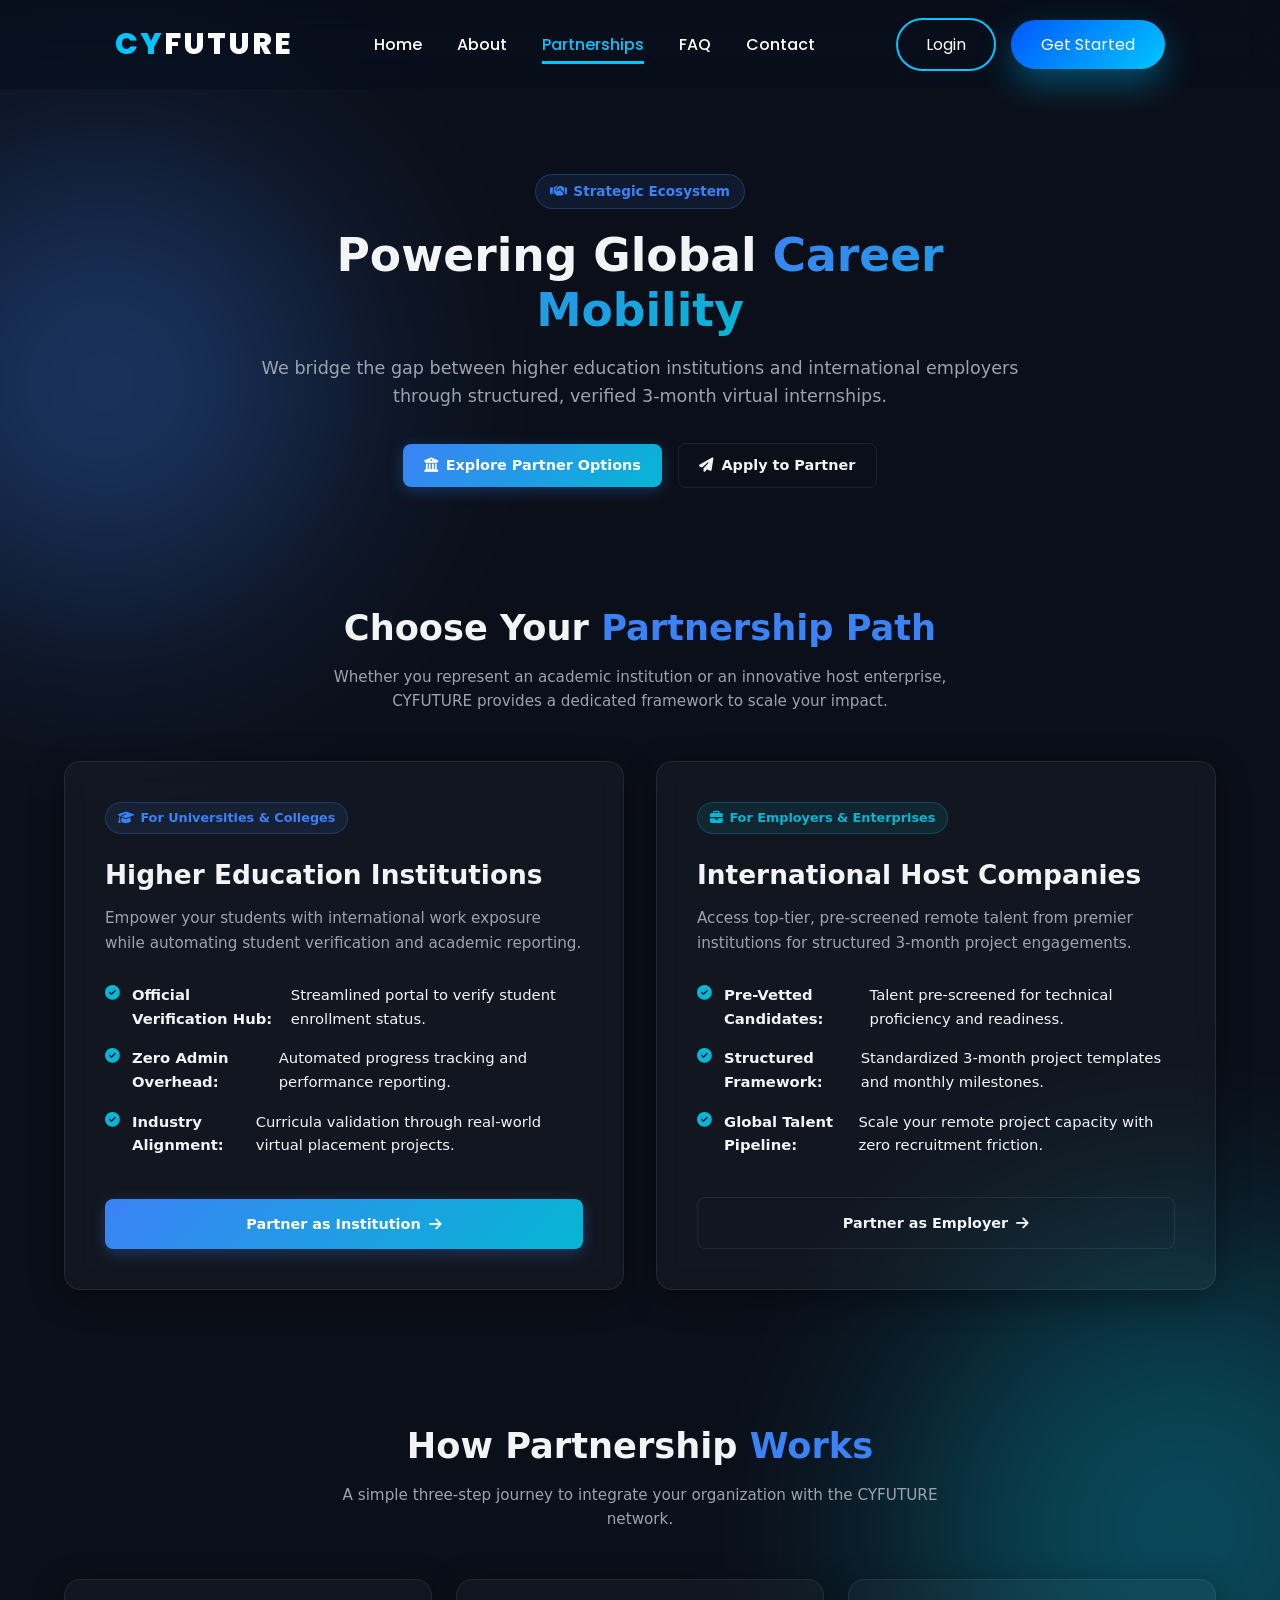
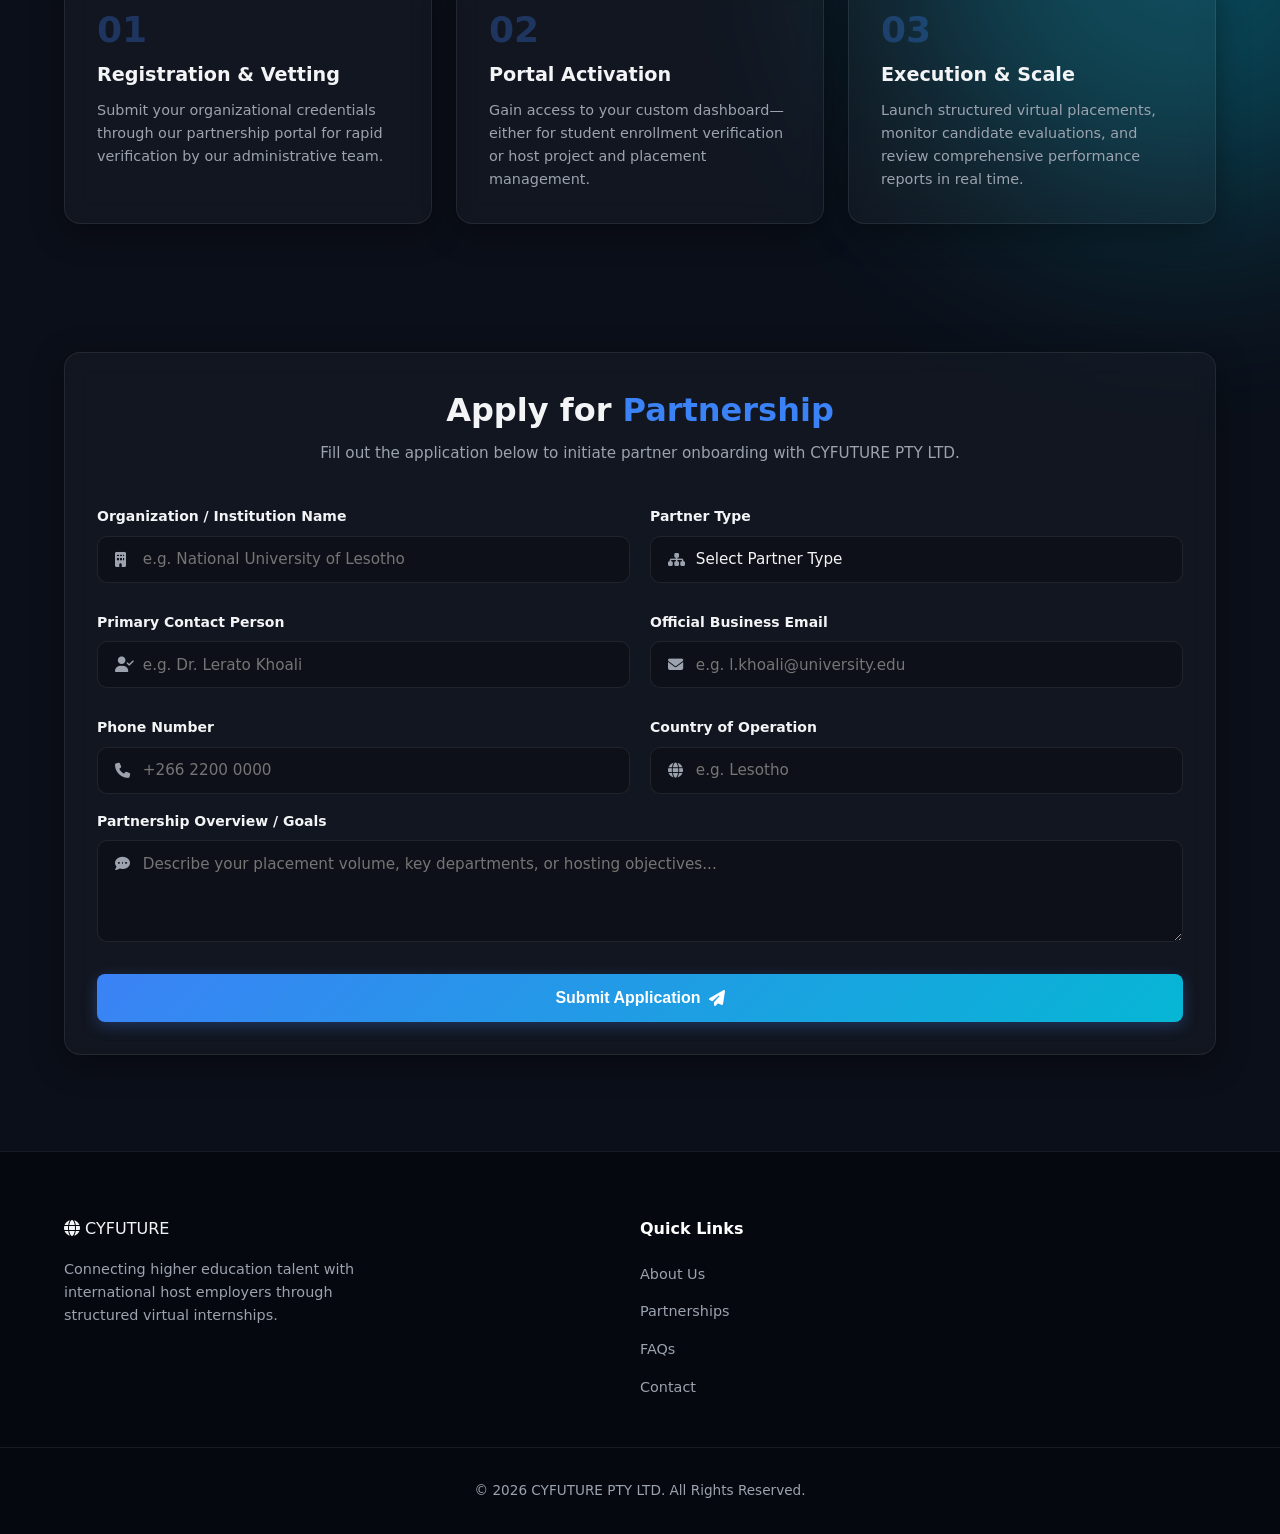
<file: pages/partner.html>
<!DOCTYPE html>
<html lang="en">
<head>
  <meta charset="UTF-8">
  <meta name="viewport" content="width=device-width, initial-scale=1.0">
  <title>Partnerships | CYFUTURE PTY LTD</title>
  
  <!-- Font Awesome Icons -->
  <link rel="stylesheet" href="https://cdnjs.cloudflare.com/ajax/libs/font-awesome/6.4.0/css/all.min.css">
  
  <link rel="preconnect" href="https://fonts.googleapis.com">
  <link rel="preconnect" href="https://fonts.gstatic.com" crossorigin>
  <link href="https://fonts.googleapis.com/css2?family=Poppins:wght@300;400;500;600;700;800&display=swap" rel="stylesheet">
  <!-- Custom Stylesheet -->
  <link rel="stylesheet" href="../css/partnerStyle.css?v=2">
  <link rel="stylesheet" href="../css/nav.css?v=2">
</head>
<body class="inner-page">

  <!-- Background Animated Glowing Orbs -->
  <div class="glow-orb orb-1"></div>
  <div class="glow-orb orb-2"></div>

  <!-- NAVIGATION BAR -->
  <header>
    <nav class="navbar">
      <a href="index.html" class="logo"><span>CY</span>FUTURE</a>
      
      <ul class="nav-links">
        <li><a href="index.html">Home</a></li>
        <li><a href="about.html">About</a></li>
        <li><a href="partner.html" class="active">Partnerships</a></li>
        <li><a href="faq.html?nav=3">FAQ</a></li>
        <li><a href="contact.html?nav=3">Contact</a></li>
      </ul>

      <div class="nav-buttons">
        <a href="login.html" class="btn-login">Login</a>
        <a href="register.html" class="btn-register">Get Started</a>
      </div>

      <div class="hamburger">
        <span></span>
        <span></span>
        <span></span>
      </div>
    </nav>
  </header>

  <main>
    <!-- PAGE HERO SECTION -->
    <section class="page-hero">
      <div class="hero-content fade-up">
        <span class="badge"><i class="fa-solid fa-handshake"></i> Strategic Ecosystem</span>
        <h1>Powering Global <span>Career Mobility</span></h1>
        <p>We bridge the gap between higher education institutions and international employers through structured, verified 3-month virtual internships.</p>
        
        <div class="hero-actions">
          <a href="#partner-gateways" class="primary-btn"><i class="fa-solid fa-building-columns"></i> Explore Partner Options</a>
          <a href="#partnerForm" class="sec-btn"><i class="fa-solid fa-paper-plane"></i> Apply to Partner</a>
        </div>
      </div>
    </section>

    <!-- DUAL GATEWAY SECTION -->
    <section id="partner-gateways" class="gateways-section">
      <div class="container">
        <div class="section-title fade-up">
          <h2>Choose Your <span>Partnership Path</span></h2>
          <p>Whether you represent an academic institution or an innovative host enterprise, CYFUTURE provides a dedicated framework to scale your impact.</p>
        </div>

        <div class="grid-gateways">
          <!-- GATEWAY 1: ACADEMIC INSTITUTIONS -->
          <div class="glass-card gateway-card fade-up">
            <div class="card-badge"><i class="fa-solid fa-graduation-cap"></i> For Universities & Colleges</div>
            <h2>Higher Education Institutions</h2>
            <p class="card-desc">Empower your students with international work exposure while automating student verification and academic reporting.</p>

            <ul class="feature-list">
              <li><i class="fa-solid fa-circle-check"></i> <strong>Official Verification Hub:</strong> Streamlined portal to verify student enrollment status.</li>
              <li><i class="fa-solid fa-circle-check"></i> <strong>Zero Admin Overhead:</strong> Automated progress tracking and performance reporting.</li>
              <li><i class="fa-solid fa-circle-check"></i> <strong>Industry Alignment:</strong> Curricula validation through real-world virtual placement projects.</li>
            </ul>

            <a href="#partnerForm" class="primary-btn card-btn" onclick="setPartnerRole('institution')">
              <span>Partner as Institution</span>
              <i class="fa-solid fa-arrow-right"></i>
            </a>
          </div>

          <!-- GATEWAY 2: HOST EMPLOYERS -->
          <div class="glass-card gateway-card fade-up">
            <div class="card-badge cyan"><i class="fa-solid fa-briefcase"></i> For Employers & Enterprises</div>
            <h2>International Host Companies</h2>
            <p class="card-desc">Access top-tier, pre-screened remote talent from premier institutions for structured 3-month project engagements.</p>

            <ul class="feature-list">
              <li><i class="fa-solid fa-circle-check"></i> <strong>Pre-Vetted Candidates:</strong> Talent pre-screened for technical proficiency and readiness.</li>
              <li><i class="fa-solid fa-circle-check"></i> <strong>Structured Framework:</strong> Standardized 3-month project templates and monthly milestones.</li>
              <li><i class="fa-solid fa-circle-check"></i> <strong>Global Talent Pipeline:</strong> Scale your remote project capacity with zero recruitment friction.</li>
            </ul>

            <a href="#partnerForm" class="sec-btn card-btn" onclick="setPartnerRole('company')">
              <span>Partner as Employer</span>
              <i class="fa-solid fa-arrow-right"></i>
            </a>
          </div>
        </div>
      </div>
    </section>

    <!-- 3-STEP WORKFLOW SECTION -->
    <section class="workflow-section">
      <div class="container">
        <div class="section-title fade-up">
          <h2>How Partnership <span>Works</span></h2>
          <p>A simple three-step journey to integrate your organization with the CYFUTURE network.</p>
        </div>

        <div class="grid-steps">
          <div class="glass-card step-card fade-up">
            <div class="step-num">01</div>
            <h3>Registration & Vetting</h3>
            <p>Submit your organizational credentials through our partnership portal for rapid verification by our administrative team.</p>
          </div>

          <div class="glass-card step-card fade-up">
            <div class="step-num">02</div>
            <h3>Portal Activation</h3>
            <p>Gain access to your custom dashboard—either for student enrollment verification or host project and placement management.</p>
          </div>

          <div class="glass-card step-card fade-up">
            <div class="step-num">03</div>
            <h3>Execution & Scale</h3>
            <p>Launch structured virtual placements, monitor candidate evaluations, and review comprehensive performance reports in real time.</p>
          </div>
        </div>
      </div>
    </section>

    <!-- INTERACTIVE ONBOARDING FORM SECTION -->
    <section class="partner-form-section">
      <div class="container">
        <div class="glass-card form-card fade-up">
          <div class="form-header">
            <h2>Apply for <span>Partnership</span></h2>
            <p>Fill out the application below to initiate partner onboarding with CYFUTURE PTY LTD.</p>
          </div>

          <form id="partnerForm" novalidate>
            <div class="form-grid">
              
              <div class="form-group">
                <label for="orgName">Organization / Institution Name</label>
                <div class="input-wrapper">
                  <i class="fa-solid fa-building"></i>
                  <input type="text" id="orgName" placeholder="e.g. National University of Lesotho" required>
                </div>
              </div>

              <div class="form-group">
                <label for="partnerType">Partner Type</label>
                <div class="input-wrapper">
                  <i class="fa-solid fa-sitemap"></i>
                  <select id="partnerType" required>
                    <option value="" disabled selected>Select Partner Type</option>
                    <option value="institution">Higher Education Institution</option>
                    <option value="company">Host Company / Enterprise</option>
                  </select>
                </div>
              </div>

              <div class="form-group">
                <label for="contactName">Primary Contact Person</label>
                <div class="input-wrapper">
                  <i class="fa-solid fa-user-check"></i>
                  <input type="text" id="contactName" placeholder="e.g. Dr. Lerato Khoali" required>
                </div>
              </div>

              <div class="form-group">
                <label for="contactEmail">Official Business Email</label>
                <div class="input-wrapper">
                  <i class="fa-solid fa-envelope"></i>
                  <input type="email" id="contactEmail" placeholder="e.g. l.khoali@university.edu" required>
                </div>
              </div>

              <div class="form-group">
                <label for="phone">Phone Number</label>
                <div class="input-wrapper">
                  <i class="fa-solid fa-phone"></i>
                  <input type="tel" id="phone" placeholder="+266 2200 0000" required>
                </div>
              </div>

              <div class="form-group">
                <label for="country">Country of Operation</label>
                <div class="input-wrapper">
                  <i class="fa-solid fa-globe"></i>
                  <input type="text" id="country" placeholder="e.g. Lesotho" required>
                </div>
              </div>

            </div>

            <div class="form-group full-width">
              <label for="overview">Partnership Overview / Goals</label>
              <div class="input-wrapper textarea-wrapper">
                <i class="fa-solid fa-comment-dots"></i>
                <textarea id="overview" rows="4" placeholder="Describe your placement volume, key departments, or hosting objectives..." required></textarea>
              </div>
            </div>

            <button type="submit" class="primary-btn submit-btn">
              <span>Submit Application</span>
              <i class="fa-solid fa-paper-plane"></i>
            </button>

            <!-- Form Alert Box -->
            <div id="formAlert" class="alert-box" style="display: none;"></div>
          </form>
        </div>
      </div>
    </section>
  </main>

  <!-- FOOTER -->
  <footer>
    <div class="container footer-content">
      <div class="footer-brand">
        <a href="index.html" class="logo"><i class="fa-solid fa-globe"></i> CY<span>FUTURE</span></a>
        <p>Connecting higher education talent with international host employers through structured virtual internships.</p>
      </div>

      <div class="footer-links">
        <h4>Quick Links</h4>
        <ul>
          <li><a href="about.html">About Us</a></li>
          <li><a href="partner.html">Partnerships</a></li>
          <li><a href="faq.html?nav=3">FAQs</a></li>
          <li><a href="contact.html?nav=3">Contact</a></li>
        </ul>
      </div>


    </div>

    <div class="footer-bottom">
      <p>&copy; 2026 CYFUTURE PTY LTD. All Rights Reserved.</p>
    </div>
  </footer>

  <button id="topBtn" title="Go to top">
    <i class="fa-solid fa-arrow-up"></i>
  </button>

  <script src="../js/partnerScript.js"></script>
  <script src="../js/nav.js"></script>
</body>
</html>
</file>
<file: aboutStyle.css>
/* ==========================================
   CYFUTURE - ABOUT PAGE STYLESHEET (aboutStyle.css)
   ========================================== */

/* ------------------------------------------
   1. GLOBAL VARIABLES & RESET
   ------------------------------------------ */
:root {
    --bg-dark: #050f1e;
    --bg-card: rgba(13, 27, 42, 0.65);
    --bg-card-hover: rgba(20, 38, 60, 0.85);
    --border-glow: rgba(0, 198, 255, 0.25);
    --border-light: rgba(255, 255, 255, 0.08);
    
    --primary-blue: #0057ff;
    --secondary-cyan: #00c6ff;
    --accent-glow: #00e5ff;
    
    --text-main: #ffffff;
    --text-muted: #94a3b8;
    --text-dim: #64748b;

    --font-main: 'Segoe UI', system-ui, -apple-system, Roboto, sans-serif;
    --transition-fast: 0.25s cubic-bezier(0.4, 0, 0.2, 1);
    --transition-smooth: 0.4s cubic-bezier(0.16, 1, 0.3, 1);
}

*, *::before, *::after {
    margin: 0;
    padding: 0;
    box-sizing: border-box;
    scroll-behavior: smooth;
}

body {
    font-family: var(--font-main);
    background-color: var(--bg-dark);
    color: var(--text-main);
    line-height: 1.6;
    overflow-x: hidden;
    position: relative;
    min-height: 100vh;
}

/* ------------------------------------------
   2. GLOWING ANIMATED BACKGROUND ORBS
   ------------------------------------------ */
.glow-orb {
    position: fixed;
    border-radius: 50%;
    filter: blur(120px);
    z-index: -1;
    pointer-events: none;
    opacity: 0.45;
    animation: floatOrb 12s infinite alternate ease-in-out;
}

.orb-1 {
    width: 450px;
    height: 450px;
    background: radial-gradient(circle, var(--primary-blue), transparent);
    top: -100px;
    left: -100px;
}

.orb-2 {
    width: 500px;
    height: 500px;
    background: radial-gradient(circle, var(--secondary-cyan), transparent);
    bottom: 10%;
    right: -150px;
    animation-delay: -6s;
}

@keyframes floatOrb {
    0% { transform: translate(0, 0) scale(1); }
    100% { transform: translate(40px, 60px) scale(1.1); }
}

/* ------------------------------------------
   3. LAYOUT & CONTAINERS
   ------------------------------------------ */
.container {
    width: 90%;
    max-width: 1200px;
    margin: 0 auto;
    padding: 0 15px;
}

.grid-2 {
    display: grid;
    grid-template-columns: repeat(2, 1fr);
    gap: 30px;
}

.grid-3 {
    display: grid;
    grid-template-columns: repeat(3, 1fr);
    gap: 30px;
}

.grid-4 {
    display: grid;
    grid-template-columns: repeat(4, 1fr);
    gap: 25px;
}

/* ------------------------------------------
   4. NAVIGATION BAR
   ------------------------------------------ */
header {
    position: sticky;
    top: 0;
    z-index: 1000;
    background: rgba(5, 15, 30, 0.85);
    backdrop-filter: blur(16px);
    -webkit-backdrop-filter: blur(16px);
    border-bottom: 1px solid var(--border-light);
}

.navbar {
    display: flex;
    justify-content: space-between;
    align-items: center;
    padding: 18px 5%;
    max-width: 1300px;
    margin: 0 auto;
}

.logo {
    font-size: 1.6rem;
    font-weight: 800;
    color: var(--text-main);
    text-decoration: none;
    display: flex;
    align-items: center;
    gap: 8px;
    letter-spacing: 0.5px;
}

.logo i {
    color: var(--secondary-cyan);
}

.logo span {
    color: var(--secondary-cyan);
}

.nav-links {
    display: flex;
    list-style: none;
    gap: 35px;
}

.nav-links a {
    color: var(--text-muted);
    text-decoration: none;
    font-weight: 500;
    font-size: 0.95rem;
    transition: var(--transition-fast);
    position: relative;
}

.nav-links a:hover,
.nav-links a.active {
    color: var(--text-main);
}

.nav-links a.active::after,
.nav-links a:hover::after {
    content: '';
    position: absolute;
    bottom: -6px;
    left: 0;
    width: 100%;
    height: 2px;
    background: linear-gradient(90deg, var(--primary-blue), var(--secondary-cyan));
    border-radius: 2px;
}

.nav-actions,
.nav-buttons {
    display: flex;
    gap: 15px;
    align-items: center;
}

.btn-login {
    padding: 10px 24px;
    border: 2px solid var(--secondary-cyan);
    color: var(--text-main);
    border-radius: 50px;
    font-weight: 600;
    font-size: 0.95rem;
    text-decoration: none;
    transition: var(--transition-fast);
}

.btn-login:hover {
    background: var(--secondary-cyan);
    color: #ffffff;
    transform: translateY(-2px);
}

.btn-register {
    padding: 10px 26px;
    background: linear-gradient(135deg, var(--primary-blue), var(--secondary-cyan));
    color: var(--text-main);
    border-radius: 50px;
    font-weight: 600;
    font-size: 0.95rem;
    text-decoration: none;
    box-shadow: 0 4px 20px rgba(0, 198, 255, 0.3);
    transition: var(--transition-smooth);
}

.btn-register:hover {
    transform: translateY(-2px);
    box-shadow: 0 8px 25px rgba(0, 198, 255, 0.5);
}

/* ------------------------------------------
   5. BUTTON STYLES
   ------------------------------------------ */
.primary-btn {
    background: linear-gradient(135deg, var(--primary-blue), var(--secondary-cyan));
    color: var(--text-main);
    padding: 12px 26px;
    border-radius: 50px;
    text-decoration: none;
    font-weight: 600;
    font-size: 0.95rem;
    display: inline-block;
    border: none;
    cursor: pointer;
    box-shadow: 0 4px 20px rgba(0, 198, 255, 0.3);
    transition: var(--transition-smooth);
}

.primary-btn:hover {
    transform: translateY(-2px);
    box-shadow: 0 8px 25px rgba(0, 198, 255, 0.5);
}

.sec-btn {
    background: rgba(255, 255, 255, 0.05);
    color: var(--text-main);
    padding: 12px 26px;
    border-radius: 50px;
    text-decoration: none;
    font-weight: 600;
    font-size: 0.95rem;
    display: inline-block;
    border: 1px solid var(--border-light);
    transition: var(--transition-smooth);
}

.sec-btn:hover {
    background: rgba(255, 255, 255, 0.12);
    border-color: rgba(255, 255, 255, 0.3);
    transform: translateY(-2px);
}

/* Hamburger menu */
.hamburger {
    display: none;
    flex-direction: column;
    gap: 5px;
    cursor: pointer;
}

.hamburger span {
    width: 25px;
    height: 3px;
    background: var(--text-main);
    border-radius: 2px;
}

/* ------------------------------------------
   6. GLASSMORPHISM CARDS
   ------------------------------------------ */
.glass-card {
    background: var(--bg-card);
    backdrop-filter: blur(20px);
    -webkit-backdrop-filter: blur(20px);
    border: 1px solid var(--border-light);
    border-radius: 20px;
    padding: 40px 30px;
    transition: var(--transition-smooth);
    position: relative;
    overflow: hidden;
}

.glass-card:hover {
    background: var(--bg-card-hover);
    border-color: var(--border-glow);
    transform: translateY(-6px);
    box-shadow: 0 15px 35px rgba(0, 0, 0, 0.4), 0 0 20px rgba(0, 198, 255, 0.15);
}

/* ------------------------------------------
   7. PAGE HERO SECTION
   ------------------------------------------ */
.page-hero {
    padding: 100px 20px 60px;
    text-align: center;
    position: relative;
}

.hero-content {
    max-width: 850px;
    margin: 0 auto;
}

.badge {
    display: inline-flex;
    align-items: center;
    gap: 8px;
    background: rgba(0, 198, 255, 0.1);
    color: var(--secondary-cyan);
    padding: 8px 18px;
    border-radius: 50px;
    border: 1px solid rgba(0, 198, 255, 0.25);
    font-size: 0.85rem;
    font-weight: 600;
    margin-bottom: 25px;
    text-transform: uppercase;
    letter-spacing: 1px;
}

.page-hero h1 {
    font-size: 3.2rem;
    font-weight: 800;
    line-height: 1.2;
    margin-bottom: 20px;
    letter-spacing: -0.5px;
}

.page-hero h1 span {
    background: linear-gradient(135deg, var(--secondary-cyan), var(--accent-glow));
    -webkit-background-clip: text;
    -webkit-text-fill-color: transparent;
}

.page-hero p {
    font-size: 1.15rem;
    color: var(--text-muted);
    max-width: 700px;
    margin: 0 auto;
}

/* ------------------------------------------
   8. ABOUT GRID SECTION (MISSION & VISION)
   ------------------------------------------ */
.about-grid-section {
    padding: 50px 0 80px;
}

.card-icon {
    width: 60px;
    height: 60px;
    background: linear-gradient(135deg, rgba(0, 87, 255, 0.2), rgba(0, 198, 255, 0.2));
    border-radius: 14px;
    display: flex;
    align-items: center;
    justify-content: center;
    margin-bottom: 25px;
    border: 1px solid rgba(0, 198, 255, 0.3);
}

.card-icon i {
    font-size: 1.6rem;
    color: var(--secondary-cyan);
}

.glass-card h2 {
    font-size: 1.75rem;
    margin-bottom: 15px;
    color: var(--text-main);
}

.glass-card p {
    color: var(--text-muted);
    font-size: 1rem;
    line-height: 1.7;
}

/* ------------------------------------------
   9. IMPACT STATS SECTION
   ------------------------------------------ */
.stats-section {
    padding: 40px 0 80px;
}

.stat-box {
    text-align: center;
    padding: 35px 20px;
}

.stat-box h2 {
    font-size: 2.8rem;
    font-weight: 800;
    background: linear-gradient(135deg, #ffffff, var(--secondary-cyan));
    -webkit-background-clip: text;
    -webkit-text-fill-color: transparent;
    margin-bottom: 8px;
}

.stat-box p {
    color: var(--text-muted);
    font-size: 0.95rem;
    font-weight: 500;
    text-transform: uppercase;
    letter-spacing: 1px;
}

/* ------------------------------------------
   10. CORE VALUES SECTION
   ------------------------------------------ */
.values-section {
    padding: 60px 0 100px;
}

.section-title {
    text-align: center;
    margin-bottom: 60px;
}

.section-title h2 {
    font-size: 2.5rem;
    font-weight: 800;
    margin-bottom: 12px;
}

.section-title h2 span {
    color: var(--secondary-cyan);
}

.section-title p {
    color: var(--text-muted);
    font-size: 1.05rem;
}

.value-icon {
    font-size: 2.2rem;
    color: var(--secondary-cyan);
    margin-bottom: 20px;
}

.values-section h3 {
    font-size: 1.3rem;
    margin-bottom: 12px;
}

/* ------------------------------------------
   11. CALL TO ACTION (CTA)
   ------------------------------------------ */
.cta-section {
    padding: 0 0 100px;
}

.cta-card {
    text-align: center;
    padding: 70px 40px;
    background: linear-gradient(135deg, rgba(13, 27, 42, 0.9), rgba(5, 15, 30, 0.95));
    border: 1px solid var(--border-glow);
}

.cta-card h2 {
    font-size: 2.4rem;
    margin-bottom: 15px;
}

.cta-card p {
    max-width: 650px;
    margin: 0 auto 35px;
    font-size: 1.1rem;
}

.cta-btns {
    display: flex;
    justify-content: center;
    gap: 20px;
}

/* ------------------------------------------
   12. FOOTER
   ------------------------------------------ */
footer {
    background: rgba(3, 10, 20, 0.95);
    border-top: 1px solid var(--border-light);
    padding: 70px 0 30px;
}

.footer-content {
    display: grid;
    grid-template-columns: 2fr 1fr 1fr;
    gap: 50px;
    margin-bottom: 50px;
}

.footer-brand p {
    color: var(--text-muted);
    margin-top: 15px;
    max-width: 320px;
    font-size: 0.95rem;
}

.footer-links h4 {
    color: var(--text-main);
    font-size: 1.1rem;
    margin-bottom: 20px;
}

.footer-links ul {
    list-style: none;
}

.footer-links li {
    margin-bottom: 12px;
}

.footer-links a {
    color: var(--text-muted);
    text-decoration: none;
    font-size: 0.9rem;
    transition: var(--transition-fast);
}

.footer-links a:hover {
    color: var(--secondary-cyan);
    padding-left: 5px;
}

.footer-bottom {
    text-align: center;
    padding-top: 30px;
    border-top: 1px solid var(--border-light);
    color: var(--text-dim);
    font-size: 0.85rem;
}

/* ------------------------------------------
   13. BACK TO TOP BUTTON
   ------------------------------------------ */
#topBtn {
    position: fixed;
    bottom: 30px;
    right: 30px;
    width: 48px;
    height: 48px;
    border-radius: 50%;
    background: linear-gradient(135deg, var(--primary-blue), var(--secondary-cyan));
    color: white;
    border: none;
    cursor: pointer;
    display: none;
    align-items: center;
    justify-content: center;
    box-shadow: 0 4px 20px rgba(0, 198, 255, 0.4);
    transition: var(--transition-smooth);
    z-index: 99;
}

#topBtn:hover {
    transform: translateY(-4px);
    box-shadow: 0 8px 25px rgba(0, 198, 255, 0.6);
}

/* ------------------------------------------
   14. ANIMATIONS & REVEAL STATES
   ------------------------------------------ */
.fade-up {
    opacity: 0;
    transform: translateY(30px);
    transition: opacity 0.8s ease-out, transform 0.8s ease-out;
}

.fade-up.show {
    opacity: 1;
    transform: translateY(0);
}

/* ------------------------------------------
   15. RESPONSIVE BREAKPOINTS (MOBILE & TABLET)
   ------------------------------------------ */
@media (max-width: 992px) {
    .grid-4 {
        grid-template-columns: repeat(2, 1fr);
    }
    
    .grid-3 {
        grid-template-columns: 1fr;
    }

    .page-hero h1 {
        font-size: 2.6rem;
    }

    .footer-content {
        grid-template-columns: 1fr;
        gap: 35px;
    }
}

@media (max-width: 768px) {
    .nav-links, .nav-actions {
        display: none;
    }

    .hamburger {
        display: flex;
    }

    /* Mobile Menu Activated State */
    .nav-links.active {
        display: flex;
        flex-direction: column;
        position: absolute;
        top: 100%;
        left: 0;
        width: 100%;
        background: rgba(5, 15, 30, 0.98);
        backdrop-filter: blur(20px);
        padding: 30px 0;
        text-align: center;
        gap: 20px;
        border-bottom: 1px solid var(--border-light);
        box-shadow: 0 10px 30px rgba(0, 0, 0, 0.8);
    }

    .grid-2 {
        grid-template-columns: 1fr;
    }

    .page-hero h1 {
        font-size: 2.1rem;
    }

    .cta-card {
        padding: 40px 20px;
    }

    .cta-btns {
        flex-direction: column;
    }
}

@media (max-width: 480px) {
    .grid-4 {
        grid-template-columns: 1fr;
    }

    .stat-box h2 {
        font-size: 2.2rem;
    }
}
</file>
<file: contactStyle.css>
/* ==========================================================================
   1. RESET & BASE STYLES
   ========================================================================== */
:root {
  --bg-dark: #0b0f19;
  --bg-card: rgba(255, 255, 255, 0.03);
  --border-glass: rgba(255, 255, 255, 0.08);
  --border-focus: #3b82f6;
  --primary-glow: #3b82f6;
  --accent-cyan: #06b6d4;
  --text-main: #f3f4f6;
  --text-muted: #9ca3af;
  --danger: #ef4444;
  --success: #10b981;
  --font-family: 'Inter', system-ui, -apple-system, sans-serif;
  --transition-fast: 0.25s ease;
}

* {
  margin: 0;
  padding: 0;
  box-sizing: border-box;
}

body {
  background-color: var(--bg-dark);
  color: var(--text-main);
  font-family: var(--font-family);
  line-height: 1.6;
  overflow-x: hidden;
  position: relative;
  min-height: 100vh;
}

a {
  text-decoration: none;
  color: inherit;
}

ul {
  list-style: none;
}

/* Background Glowing Orbs */
.glow-orb {
  position: absolute;
  border-radius: 50%;
  filter: blur(120px);
  z-index: -1;
  pointer-events: none;
  opacity: 0.35;
}

.orb-1 {
  width: 400px;
  height: 400px;
  background: var(--primary-glow);
  top: 5%;
  left: -100px;
}

.orb-2 {
  width: 500px;
  height: 500px;
  background: var(--accent-cyan);
  top: 45%;
  right: -150px;
}

/* Layout Container */
.container {
  max-width: 1200px;
  margin: 0 auto;
  padding: 0 1.5rem;
}

/* ==========================================================================
   2. NAVIGATION BAR
   ========================================================================== */
header {
  position: sticky;
  top: 0;
  z-index: 1000;
  background: rgba(11, 15, 25, 0.75);
  backdrop-filter: blur(16px);
  -webkit-backdrop-filter: blur(16px);
  border-bottom: 1px solid var(--border-glass);
}

.navbar {
  display: flex;
  align-items: center;
  justify-content: space-between;
  max-width: 1200px;
  margin: 0 auto;
  padding: 1.2rem 1.5rem;
}

.logo {
  font-size: 1.35rem;
  font-weight: 800;
  letter-spacing: 0.5px;
  color: #ffffff;
  display: flex;
  align-items: center;
  gap: 0.5rem;
}

.logo i {
  color: var(--primary-glow);
}

.logo span {
  color: var(--primary-glow);
}

.nav-links {
  display: flex;
  gap: 2rem;
}

.nav-links a {
  color: var(--text-muted);
  font-weight: 500;
  font-size: 0.95rem;
  transition: color var(--transition-fast);
}

.nav-links a:hover,
.nav-links a.active {
  color: #ffffff;
}

.nav-actions,
.nav-buttons {
  display: flex;
  align-items: center;
  gap: 1rem;
}

.btn-login {
  padding: 0.65rem 1.3rem;
  border: 2px solid var(--accent-cyan);
  color: var(--text-main);
  border-radius: 50px;
  font-weight: 600;
  font-size: 0.9rem;
  text-decoration: none;
  transition: all var(--transition-fast);
}

.btn-login:hover {
  background: var(--accent-cyan);
  color: #ffffff;
  transform: translateY(-2px);
}

.btn-register {
  padding: 0.65rem 1.3rem;
  background: linear-gradient(135deg, var(--primary-glow), var(--accent-cyan));
  color: #ffffff;
  border-radius: 50px;
  font-weight: 600;
  font-size: 0.9rem;
  text-decoration: none;
  box-shadow: 0 4px 15px rgba(59, 130, 246, 0.3);
  transition: all var(--transition-fast);
}

.btn-register:hover {
  transform: translateY(-2px);
  box-shadow: 0 6px 20px rgba(59, 130, 246, 0.45);
}

/* Buttons */
.primary-btn,
.sec-btn {
  padding: 0.65rem 1.3rem;
  border-radius: 8px;
  font-weight: 600;
  font-size: 0.9rem;
  cursor: pointer;
  transition: all var(--transition-fast);
  display: inline-flex;
  align-items: center;
  justify-content: center;
  gap: 0.5rem;
  border: none;
}

.primary-btn {
  background: linear-gradient(135deg, var(--primary-glow), var(--accent-cyan));
  color: #ffffff;
  box-shadow: 0 4px 15px rgba(59, 130, 246, 0.3);
}

.primary-btn:hover {
  transform: translateY(-2px);
  box-shadow: 0 6px 20px rgba(59, 130, 246, 0.45);
}

.sec-btn {
  background: transparent;
  color: var(--text-main);
  border: 1px solid var(--border-glass);
}

.sec-btn:hover {
  background: rgba(255, 255, 255, 0.05);
  border-color: rgba(255, 255, 255, 0.2);
}

/* Hamburger Menu */
.hamburger {
  display: none;
  flex-direction: column;
  gap: 5px;
  cursor: pointer;
}

.hamburger span {
  width: 24px;
  height: 2px;
  background-color: var(--text-main);
  transition: all var(--transition-fast);
}

/* ==========================================================================
   3. HERO SECTION
   ========================================================================== */
.page-hero {
  padding: 5rem 1.5rem 3rem;
  text-align: center;
}

.hero-content {
  max-width: 750px;
  margin: 0 auto;
}

.badge {
  display: inline-flex;
  align-items: center;
  gap: 0.4rem;
  padding: 0.35rem 0.9rem;
  background: rgba(59, 130, 246, 0.1);
  border: 1px solid rgba(59, 130, 246, 0.3);
  border-radius: 20px;
  color: var(--primary-glow);
  font-size: 0.85rem;
  font-weight: 600;
  margin-bottom: 1.25rem;
}

.page-hero h1 {
  font-size: 2.75rem;
  font-weight: 800;
  line-height: 1.2;
  margin-bottom: 1rem;
}

.page-hero h1 span {
  background: linear-gradient(135deg, var(--primary-glow), var(--accent-cyan));
  -webkit-background-clip: text;
  -webkit-text-fill-color: transparent;
}

.page-hero p {
  color: var(--text-muted);
  font-size: 1.05rem;
}

/* ==========================================================================
   4. CONTACT SECTION GRID & GLASS CARDS
   ========================================================================== */
.contact-section {
  padding: 2rem 0 6rem;
}

.grid-contact {
  display: grid;
  grid-template-columns: 1fr 1.35fr;
  gap: 2.5rem;
  align-items: start;
}

.glass-card {
  background: var(--bg-card);
  backdrop-filter: blur(12px);
  -webkit-backdrop-filter: blur(12px);
  border: 1px solid var(--border-glass);
  border-radius: 16px;
  padding: 2rem;
  box-shadow: 0 8px 32px 0 rgba(0, 0, 0, 0.37);
  transition: transform var(--transition-fast), border-color var(--transition-fast);
}

.glass-card:hover {
  border-color: rgba(255, 255, 255, 0.15);
}

/* Left Column: Info Cards */
.contact-info {
  display: flex;
  flex-direction: column;
  gap: 1.25rem;
}

.info-card {
  display: flex;
  align-items: flex-start;
  gap: 1.25rem;
  padding: 1.5rem;
}

.info-icon {
  width: 48px;
  height: 48px;
  border-radius: 12px;
  background: rgba(59, 130, 246, 0.1);
  border: 1px solid rgba(59, 130, 246, 0.2);
  display: flex;
  align-items: center;
  justify-content: center;
  color: var(--primary-glow);
  font-size: 1.2rem;
  flex-shrink: 0;
}

.info-card h3 {
  font-size: 1.1rem;
  font-weight: 600;
  margin-bottom: 0.2rem;
}

.info-card p {
  color: var(--text-main);
  font-weight: 500;
  font-size: 0.95rem;
}

.info-sub {
  color: var(--text-muted);
  font-size: 0.825rem;
  display: block;
  margin-top: 0.15rem;
}

/* Right Column: Form Layout */
.form-card h2 {
  font-size: 1.75rem;
  font-weight: 700;
  margin-bottom: 0.4rem;
}

.form-desc {
  color: var(--text-muted);
  font-size: 0.95rem;
  margin-bottom: 2rem;
}

.form-group {
  margin-bottom: 1.35rem;
}

.form-group label {
  display: block;
  font-size: 0.875rem;
  font-weight: 600;
  color: var(--text-main);
  margin-bottom: 0.5rem;
}

/* Input Fields with Icons */
.input-wrapper {
  position: relative;
  display: flex;
  align-items: center;
}

.input-wrapper i {
  position: absolute;
  left: 1.1rem;
  color: var(--text-muted);
  font-size: 0.95rem;
  pointer-events: none;
  transition: color var(--transition-fast);
}

.input-wrapper input,
.input-wrapper select,
.input-wrapper textarea {
  width: 100%;
  padding: 0.85rem 1rem 0.85rem 2.8rem;
  background: rgba(0, 0, 0, 0.25);
  border: 1px solid var(--border-glass);
  border-radius: 10px;
  color: var(--text-main);
  font-size: 0.95rem;
  font-family: inherit;
  outline: none;
  transition: all var(--transition-fast);
}

.input-wrapper select {
  cursor: pointer;
  appearance: none;
  background-image: url("data:image/svg+xml,%3Csvg xmlns='http://www.w3.org/2000/svg' width='16' height='16' viewBox='0 0 24 24' fill='none' stroke='%209ca3af' stroke-width='2' stroke-linecap='round' stroke-linejoin='round'%3E%3Cpath d='m6 9 6 6 6-6'/%3E%3C/svg%3E");
  background-repeat: no-repeat;
  background-position: right 1rem center;
}

.input-wrapper select option {
  background-color: var(--bg-dark);
  color: var(--text-main);
}

/* Textarea Layout */
.textarea-wrapper {
  align-items: flex-start;
}

.textarea-wrapper i {
  top: 1rem;
}

.textarea-wrapper textarea {
  padding-top: 0.85rem;
  resize: vertical;
  min-height: 120px;
}

/* Focus States */
.input-wrapper input:focus,
.input-wrapper select:focus,
.input-wrapper textarea:focus {
  border-color: var(--border-focus);
  box-shadow: 0 0 0 3px rgba(59, 130, 246, 0.2);
  background: rgba(0, 0, 0, 0.4);
}

.input-wrapper input:focus + i,
.input-wrapper input:focus ~ i,
.input-wrapper select:focus ~ i,
.input-wrapper textarea:focus ~ i {
  color: var(--primary-glow);
}

.submit-btn {
  width: 100%;
  padding: 0.95rem;
  font-size: 1rem;
  margin-top: 0.5rem;
}

/* Alert Notification Box */
.alert-box {
  margin-top: 1.25rem;
  padding: 0.9rem 1.1rem;
  border-radius: 8px;
  font-size: 0.9rem;
  font-weight: 500;
  line-height: 1.4;
  animation: fadeIn 0.3s ease;
}

.alert-error {
  background: rgba(239, 68, 68, 0.12);
  border: 1px solid rgba(239, 68, 68, 0.3);
  color: #fca5a5;
}

.alert-success {
  background: rgba(16, 185, 129, 0.12);
  border: 1px solid rgba(16, 185, 129, 0.3);
  color: #6ee7b7;
}

/* ==========================================================================
   5. FOOTER & BACK TO TOP BUTTON
   ========================================================================== */
footer {
  background: rgba(5, 8, 15, 0.95);
  border-top: 1px solid var(--border-glass);
  padding: 4rem 0 2rem;
}

.footer-content {
  display: grid;
  grid-template-columns: 2fr 1fr 1fr;
  gap: 3rem;
  margin-bottom: 3rem;
}

.footer-brand p {
  color: var(--text-muted);
  font-size: 0.9rem;
  margin-top: 1rem;
  max-width: 320px;
}

.footer-links h4 {
  font-size: 1rem;
  font-weight: 600;
  margin-bottom: 1.2rem;
  color: #ffffff;
}

.footer-links ul {
  display: flex;
  flex-direction: column;
  gap: 0.75rem;
}

.footer-links a {
  color: var(--text-muted);
  font-size: 0.9rem;
  transition: color var(--transition-fast);
}

.footer-links a:hover {
  color: #ffffff;
}

.footer-bottom {
  text-align: center;
  padding-top: 2rem;
  border-top: 1px solid var(--border-glass);
  color: var(--text-muted);
  font-size: 0.85rem;
}

/* Back to Top Floating Button */
#topBtn {
  position: fixed;
  bottom: 2rem;
  right: 2rem;
  width: 44px;
  height: 44px;
  border-radius: 50%;
  background: var(--primary-glow);
  color: #ffffff;
  border: none;
  cursor: pointer;
  display: none;
  align-items: center;
  justify-content: center;
  font-size: 1rem;
  box-shadow: 0 4px 15px rgba(59, 130, 246, 0.4);
  z-index: 999;
  transition: transform var(--transition-fast), background-color var(--transition-fast);
}

#topBtn:hover {
  transform: translateY(-3px);
  background: var(--accent-cyan);
}

/* ==========================================================================
   6. ANIMATIONS & SCROLL REVEAL
   ========================================================================== */
.fade-up {
  opacity: 0;
  transform: translateY(20px);
  transition: opacity 0.6s ease, transform 0.6s ease;
}

.fade-up.show {
  opacity: 1;
  transform: translateY(0);
}

@keyframes fadeIn {
  from {
    opacity: 0;
    transform: translateY(-5px);
  }
  to {
    opacity: 1;
    transform: translateY(0);
  }
}

/* ==========================================================================
   7. RESPONSIVE BREAKPOINTS
   ========================================================================== */
@media (max-width: 992px) {
  .grid-contact {
    grid-template-columns: 1fr;
    gap: 2rem;
  }

  .footer-content {
    grid-template-columns: 1fr;
    gap: 2rem;
  }
}

@media (max-width: 768px) {
  .nav-links,
  .nav-actions,
  .nav-buttons {
    display: none;
  }

  .hamburger {
    display: flex;
  }

  /* Mobile Dropdown Nav */
  .nav-links.active {
    display: flex;
    flex-direction: column;
    position: absolute;
    top: 100%;
    left: 0;
    width: 100%;
    background: rgba(11, 15, 25, 0.95);
    backdrop-filter: blur(16px);
    padding: 1.5rem;
    border-bottom: 1px solid var(--border-glass);
    gap: 1.25rem;
  }

  .page-hero h1 {
    font-size: 2.1rem;
  }

  .glass-card {
    padding: 1.5rem;
  }
}
</file>
<file: faqStyle.css>
/* ==========================================
   CYFUTURE - FAQ PAGE STYLESHEET (faqStyle.css)
   ========================================== */

/* ------------------------------------------
   1. GLOBAL VARIABLES & RESET
   ------------------------------------------ */
:root {
    --bg-dark: #050f1e;
    --bg-card: rgba(13, 27, 42, 0.65);
    --bg-card-hover: rgba(20, 38, 60, 0.85);
    --border-glow: rgba(0, 198, 255, 0.25);
    --border-light: rgba(255, 255, 255, 0.08);
    
    --primary-blue: #0057ff;
    --secondary-cyan: #00c6ff;
    --accent-glow: #00e5ff;
    
    --text-main: #ffffff;
    --text-muted: #94a3b8;
    --text-dim: #64748b;

    --font-main: 'Segoe UI', system-ui, -apple-system, Roboto, sans-serif;
    --transition-fast: 0.25s cubic-bezier(0.4, 0, 0.2, 1);
    --transition-smooth: 0.4s cubic-bezier(0.16, 1, 0.3, 1);
}

*, *::before, *::after {
    margin: 0;
    padding: 0;
    box-sizing: border-box;
    scroll-behavior: smooth;
}

body {
    font-family: var(--font-main);
    background-color: var(--bg-dark);
    color: var(--text-main);
    line-height: 1.6;
    overflow-x: hidden;
    position: relative;
    min-height: 100vh;
}

/* ------------------------------------------
   2. GLOWING ANIMATED BACKGROUND ORBS
   ------------------------------------------ */
.glow-orb {
    position: fixed;
    border-radius: 50%;
    filter: blur(120px);
    z-index: -1;
    pointer-events: none;
    opacity: 0.45;
    animation: floatOrb 12s infinite alternate ease-in-out;
}

.orb-1 {
    width: 450px;
    height: 450px;
    background: radial-gradient(circle, var(--primary-blue), transparent);
    top: -100px;
    left: -100px;
}

.orb-2 {
    width: 500px;
    height: 500px;
    background: radial-gradient(circle, var(--secondary-cyan), transparent);
    bottom: 10%;
    right: -150px;
    animation-delay: -6s;
}

@keyframes floatOrb {
    0% { transform: translate(0, 0) scale(1); }
    100% { transform: translate(40px, 60px) scale(1.1); }
}

/* ------------------------------------------
   3. LAYOUT & CONTAINERS
   ------------------------------------------ */
.container {
    width: 90%;
    max-width: 1200px;
    margin: 0 auto;
    padding: 0 15px;
}

.max-800 {
    max-width: 850px;
    margin: 0 auto;
}

/* ------------------------------------------
   4. NAVIGATION BAR
   ------------------------------------------ */
header {
    position: sticky;
    top: 0;
    z-index: 1000;
    background: rgba(5, 15, 30, 0.85);
    backdrop-filter: blur(16px);
    -webkit-backdrop-filter: blur(16px);
    border-bottom: 1px solid var(--border-light);
}

.navbar {
    display: flex;
    justify-content: space-between;
    align-items: center;
    padding: 18px 5%;
    max-width: 1300px;
    margin: 0 auto;
}

.logo {
    font-size: 1.6rem;
    font-weight: 800;
    color: var(--text-main);
    text-decoration: none;
    display: flex;
    align-items: center;
    gap: 8px;
    letter-spacing: 0.5px;
}

.logo i, .logo span {
    color: var(--secondary-cyan);
}

.nav-links {
    display: flex;
    list-style: none;
    gap: 35px;
}

.nav-links a {
    color: var(--text-muted);
    text-decoration: none;
    font-weight: 500;
    font-size: 0.95rem;
    transition: var(--transition-fast);
    position: relative;
}

.nav-links a:hover,
.nav-links a.active {
    color: var(--text-main);
}

.nav-links a.active::after,
.nav-links a:hover::after {
    content: '';
    position: absolute;
    bottom: -6px;
    left: 0;
    width: 100%;
    height: 2px;
    background: linear-gradient(90deg, var(--primary-blue), var(--secondary-cyan));
    border-radius: 2px;
}

.nav-actions,
.nav-buttons {
    display: flex;
    gap: 15px;
    align-items: center;
}

.btn-login {
    padding: 10px 24px;
    border: 2px solid var(--secondary-cyan);
    color: var(--text-main);
    border-radius: 50px;
    font-weight: 600;
    font-size: 0.95rem;
    text-decoration: none;
    transition: var(--transition-fast);
}

.btn-login:hover {
    background: var(--secondary-cyan);
    color: #ffffff;
    transform: translateY(-2px);
}

.btn-register {
    padding: 10px 26px;
    background: linear-gradient(135deg, var(--primary-blue), var(--secondary-cyan));
    color: var(--text-main);
    border-radius: 50px;
    font-weight: 600;
    font-size: 0.95rem;
    text-decoration: none;
    box-shadow: 0 4px 20px rgba(0, 198, 255, 0.3);
    transition: var(--transition-smooth);
}

.btn-register:hover {
    transform: translateY(-2px);
    box-shadow: 0 8px 25px rgba(0, 198, 255, 0.5);
}

/* ------------------------------------------
   5. BUTTON STYLES & HAMBURGER
   ------------------------------------------ */
.primary-btn {
    background: linear-gradient(135deg, var(--primary-blue), var(--secondary-cyan));
    color: var(--text-main);
    padding: 12px 26px;
    border-radius: 50px;
    text-decoration: none;
    font-weight: 600;
    font-size: 0.95rem;
    display: inline-block;
    border: none;
    cursor: pointer;
    box-shadow: 0 4px 20px rgba(0, 198, 255, 0.3);
    transition: var(--transition-smooth);
}

.primary-btn:hover {
    transform: translateY(-2px);
    box-shadow: 0 8px 25px rgba(0, 198, 255, 0.5);
}

.sec-btn {
    background: rgba(255, 255, 255, 0.05);
    color: var(--text-main);
    padding: 12px 26px;
    border-radius: 50px;
    text-decoration: none;
    font-weight: 600;
    font-size: 0.95rem;
    display: inline-block;
    border: 1px solid var(--border-light);
    transition: var(--transition-smooth);
}

.sec-btn:hover {
    background: rgba(255, 255, 255, 0.12);
    border-color: rgba(255, 255, 255, 0.3);
    transform: translateY(-2px);
}

.hamburger {
    display: none;
    flex-direction: column;
    gap: 5px;
    cursor: pointer;
}

.hamburger span {
    width: 25px;
    height: 3px;
    background: var(--text-main);
    border-radius: 2px;
}

/* ------------------------------------------
   6. GLASSMORPHISM CARDS
   ------------------------------------------ */
.glass-card {
    background: var(--bg-card);
    backdrop-filter: blur(20px);
    -webkit-backdrop-filter: blur(20px);
    border: 1px solid var(--border-light);
    border-radius: 16px;
    transition: var(--transition-smooth);
    position: relative;
    overflow: hidden;
}

/* ------------------------------------------
   7. PAGE HERO & LIVE SEARCH BAR
   ------------------------------------------ */
.page-hero {
    padding: 90px 20px 40px;
    text-align: center;
}

.hero-content {
    max-width: 800px;
    margin: 0 auto;
}

.badge {
    display: inline-flex;
    align-items: center;
    gap: 8px;
    background: rgba(0, 198, 255, 0.1);
    color: var(--secondary-cyan);
    padding: 8px 18px;
    border-radius: 50px;
    border: 1px solid rgba(0, 198, 255, 0.25);
    font-size: 0.85rem;
    font-weight: 600;
    margin-bottom: 20px;
    text-transform: uppercase;
    letter-spacing: 1px;
}

.page-hero h1 {
    font-size: 3.2rem;
    font-weight: 800;
    line-height: 1.2;
    margin-bottom: 20px;
}

.page-hero h1 span {
    background: linear-gradient(135deg, var(--secondary-cyan), var(--accent-glow));
    -webkit-background-clip: text;
    -webkit-text-fill-color: transparent;
}

.page-hero p {
    font-size: 1.15rem;
    color: var(--text-muted);
    max-width: 680px;
    margin: 0 auto 35px;
}

/* Search Box Styling */
.faq-search-box {
    position: relative;
    max-width: 600px;
    margin: 0 auto;
}

.faq-search-box i {
    position: absolute;
    left: 22px;
    top: 50%;
    transform: translateY(-50%);
    color: var(--secondary-cyan);
    font-size: 1.2rem;
}

.faq-search-box input {
    width: 100%;
    padding: 18px 20px 18px 55px;
    background: rgba(13, 27, 42, 0.8);
    border: 1px solid var(--border-glow);
    border-radius: 50px;
    color: var(--text-main);
    font-size: 1rem;
    outline: none;
    transition: var(--transition-smooth);
    box-shadow: 0 8px 25px rgba(0, 0, 0, 0.3);
}

.faq-search-box input:focus {
    border-color: var(--secondary-cyan);
    box-shadow: 0 0 20px rgba(0, 198, 255, 0.3);
    background: rgba(20, 38, 60, 0.95);
}

.faq-search-box input::placeholder {
    color: var(--text-dim);
}

/* ------------------------------------------
   8. CATEGORY FILTER TABS
   ------------------------------------------ */
.faq-filter-section {
    padding: 30px 0;
}

.filter-tabs {
    display: flex;
    justify-content: center;
    gap: 12px;
    flex-wrap: wrap;
}

.filter-btn {
    background: rgba(255, 255, 255, 0.05);
    color: var(--text-muted);
    padding: 10px 22px;
    border-radius: 30px;
    border: 1px solid var(--border-light);
    font-size: 0.9rem;
    font-weight: 600;
    cursor: pointer;
    transition: var(--transition-fast);
}

.filter-btn:hover {
    color: var(--text-main);
    border-color: rgba(0, 198, 255, 0.4);
    background: rgba(0, 198, 255, 0.08);
}

.filter-btn.active {
    background: linear-gradient(135deg, var(--primary-blue), var(--secondary-cyan));
    color: var(--text-main);
    border-color: transparent;
    box-shadow: 0 4px 15px rgba(0, 198, 255, 0.3);
}

/* ------------------------------------------
   9. ACCORDION STYLES
   ------------------------------------------ */
.faq-accordion-section {
    padding: 20px 0 80px;
}

.faq-list {
    display: flex;
    flex-direction: column;
    gap: 18px;
}

.faq-item {
    cursor: pointer;
}

.faq-item:hover {
    border-color: var(--border-glow);
    background: var(--bg-card-hover);
}

.faq-question {
    display: flex;
    justify-content: space-between;
    align-items: center;
    padding: 22px 28px;
}

.faq-question h3 {
    font-size: 1.15rem;
    font-weight: 600;
    color: var(--text-main);
    padding-right: 15px;
}

.faq-question i {
    color: var(--secondary-cyan);
    font-size: 1.1rem;
    transition: transform 0.3s ease;
}

/* Accordion Active State */
.faq-item.active {
    border-color: var(--border-glow);
    box-shadow: 0 10px 30px rgba(0, 0, 0, 0.4), 0 0 15px rgba(0, 198, 255, 0.15);
    background: rgba(20, 38, 60, 0.9);
}

.faq-item.active .faq-question i {
    transform: rotate(180deg);
}

.faq-answer {
    max-height: 0;
    overflow: hidden;
    padding: 0 28px;
    transition: max-height 0.4s ease, padding 0.4s ease;
}

.faq-item.active .faq-answer {
    max-height: 300px;
    padding: 0 28px 24px 28px;
}

.faq-answer p {
    color: var(--text-muted);
    font-size: 0.98rem;
    line-height: 1.7;
    border-top: 1px solid var(--border-light);
    padding-top: 15px;
}

/* No Results Message */
.no-results {
    text-align: center;
    padding: 50px 20px;
    margin-top: 20px;
}

.no-results i {
    font-size: 3rem;
    color: var(--text-dim);
    margin-bottom: 15px;
}

.no-results h3 {
    font-size: 1.4rem;
    margin-bottom: 8px;
}

.no-results p {
    color: var(--text-muted);
}

/* ------------------------------------------
   10. CALL TO ACTION (CTA)
   ------------------------------------------ */
.cta-section {
    padding: 0 0 100px;
}

.cta-card {
    text-align: center;
    padding: 60px 30px;
    background: linear-gradient(135deg, rgba(13, 27, 42, 0.9), rgba(5, 15, 30, 0.95));
    border: 1px solid var(--border-glow);
}

.cta-card h2 {
    font-size: 2.2rem;
    margin-bottom: 15px;
}

.cta-card p {
    max-width: 600px;
    margin: 0 auto 30px;
    font-size: 1.05rem;
    color: var(--text-muted);
}

.cta-btns {
    display: flex;
    justify-content: center;
    gap: 20px;
}

/* ------------------------------------------
   11. FOOTER & BACK TO TOP
   ------------------------------------------ */
footer {
    background: rgba(3, 10, 20, 0.95);
    border-top: 1px solid var(--border-light);
    padding: 70px 0 30px;
}

.footer-content {
    display: grid;
    grid-template-columns: 2fr 1fr 1fr;
    gap: 50px;
    margin-bottom: 50px;
}

.footer-brand p {
    color: var(--text-muted);
    margin-top: 15px;
    max-width: 320px;
    font-size: 0.95rem;
}

.footer-links h4 {
    color: var(--text-main);
    font-size: 1.1rem;
    margin-bottom: 20px;
}

.footer-links ul {
    list-style: none;
}

.footer-links li {
    margin-bottom: 12px;
}

.footer-links a {
    color: var(--text-muted);
    text-decoration: none;
    font-size: 0.9rem;
    transition: var(--transition-fast);
}

.footer-links a:hover {
    color: var(--secondary-cyan);
    padding-left: 5px;
}

.footer-bottom {
    text-align: center;
    padding-top: 30px;
    border-top: 1px solid var(--border-light);
    color: var(--text-dim);
    font-size: 0.85rem;
}

#topBtn {
    position: fixed;
    bottom: 30px;
    right: 30px;
    width: 48px;
    height: 48px;
    border-radius: 50%;
    background: linear-gradient(135deg, var(--primary-blue), var(--secondary-cyan));
    color: white;
    border: none;
    cursor: pointer;
    display: none;
    align-items: center;
    justify-content: center;
    box-shadow: 0 4px 20px rgba(0, 198, 255, 0.4);
    transition: var(--transition-smooth);
    z-index: 99;
}

#topBtn:hover {
    transform: translateY(-4px);
    box-shadow: 0 8px 25px rgba(0, 198, 255, 0.6);
}

/* ------------------------------------------
   12. ANIMATIONS & REVEAL STATES
   ------------------------------------------ */
.fade-up {
    opacity: 0;
    transform: translateY(30px);
    transition: opacity 0.8s ease-out, transform 0.8s ease-out;
}

.fade-up.show {
    opacity: 1;
    transform: translateY(0);
}

/* ------------------------------------------
   13. RESPONSIVE BREAKPOINTS
   ------------------------------------------ */
@media (max-width: 992px) {
    .page-hero h1 {
        font-size: 2.6rem;
    }

    .footer-content {
        grid-template-columns: 1fr;
        gap: 35px;
    }
}

@media (max-width: 768px) {
    .nav-links, .nav-actions {
        display: none;
    }

    .hamburger {
        display: flex;
    }

    .nav-links.active {
        display: flex;
        flex-direction: column;
        position: absolute;
        top: 100%;
        left: 0;
        width: 100%;
        background: rgba(5, 15, 30, 0.98);
        backdrop-filter: blur(20px);
        padding: 30px 0;
        text-align: center;
        gap: 20px;
        border-bottom: 1px solid var(--border-light);
        box-shadow: 0 10px 30px rgba(0, 0, 0, 0.8);
    }

    .page-hero h1 {
        font-size: 2.1rem;
    }

    .faq-question {
        padding: 18px 20px;
    }

    .faq-question h3 {
        font-size: 1.05rem;
    }

    .cta-btns {
        flex-direction: column;
    }
}
</file>
<file: style.css>
/*==================================================

CYFUTURE PTY LTD
===================================================*/


/*=========================
GOOGLE FONT
=========================*/

@import url('https://fonts.googleapis.com/css2?family=Poppins:wght@300;400;500;600;700;800&display=swap');


/*=========================
ROOT VARIABLES
=========================*/

:root{

--primary:#0057ff;
--secondary:#00c6ff;
--accent:#7b2cff;
--success:#15d97b;
--danger:#ff4d6d;
--warning:#ffc107;

--dark:#07111f;
--dark2:#0d1b2a;
--dark3:#16263d;

--white:#ffffff;
--light:#f7f9fc;
--text:#c8d2e2;

--shadow:0 15px 40px rgba(0,0,0,.25);

--radius:18px;

--transition:.4s ease;

}



/*=========================
RESET
=========================*/

*{

margin:0;
padding:0;
box-sizing:border-box;

}

html{

scroll-behavior:smooth;

}

body{

font-family:'Poppins',sans-serif;
background:var(--dark);
color:var(--white);
overflow-x:hidden;

}

a{

text-decoration:none;
color:inherit;

}

ul{

list-style:none;

}

img{

width:100%;
display:block;

}

section{

padding:100px 10%;

}

::selection{

background:var(--secondary);
color:#fff;

}



/*=========================
SCROLLBAR
=========================*/

::-webkit-scrollbar{

width:10px;

}

::-webkit-scrollbar-track{

background:#091321;

}

::-webkit-scrollbar-thumb{

background:linear-gradient(var(--primary),var(--secondary));
border-radius:50px;

}



/*=========================
LOADER
=========================*/

#loader{

position:fixed;

top:0;
left:0;

width:100%;
height:100vh;

background:#040b16;

display:flex;

align-items:center;
justify-content:center;

flex-direction:column;

z-index:999999;

transition:1s;

}

.loader-circle{

width:90px;
height:90px;

border-radius:50%;

border:8px solid rgba(255,255,255,.15);

border-top:8px solid var(--secondary);

animation:spin 1s linear infinite;

margin-bottom:20px;

}

#loader h2{

font-size:32px;

letter-spacing:5px;

color:white;

}

@keyframes spin{

100%{

transform:rotate(360deg);

}

}



/*=========================
NAVBAR
=========================*/

header{

position:fixed;

width:100%;

top:0;

left:0;

z-index:10000;

padding:18px 9%;

background:rgba(5,15,30,.45);

backdrop-filter:blur(18px);

transition:.5s;

}

.navbar{

display:flex;

align-items:center;

justify-content:space-between;

}

.logo{

font-size:30px;

font-weight:800;

color:white;

letter-spacing:2px;

}

.logo span{

color:var(--secondary);

}

.nav-links{

display:flex;

gap:35px;

}

.nav-links a{

font-size:16px;

font-weight:500;

position:relative;

transition:.3s;

}

.nav-links a:hover{

color:var(--secondary);

}

.nav-links a::after{

content:"";

position:absolute;

left:0;

bottom:-8px;

width:0;

height:3px;

background:var(--secondary);

transition:.4s;

}

.nav-links a:hover::after{

width:100%;

}

.active{

color:var(--secondary);

}



/*=========================
BUTTONS
=========================*/

.nav-buttons{

display:flex;

gap:15px;

}

.btn-login{

padding:12px 28px;

border:2px solid var(--secondary);

border-radius:50px;

transition:.4s;

}

.btn-login:hover{

background:var(--secondary);

color:#fff;

transform:translateY(-4px);

}

.btn-register{

padding:12px 30px;

background:linear-gradient(135deg,var(--primary),var(--secondary));

border-radius:50px;

box-shadow:0 15px 35px rgba(0,198,255,.35);

transition:.4s;

}

.btn-register:hover{

transform:translateY(-5px);

box-shadow:0 25px 45px rgba(0,198,255,.55);

}
/*=========================
BUTTON RIPPLE
=========================*/

.primary-btn,
.secondary-btn,
.btn-login,
.btn-register{

position:relative;

overflow:hidden;

}

.ripple{

position:absolute;

width:15px;

height:15px;

background:rgba(255,255,255,.55);

border-radius:50%;

transform:scale(0);

animation:rippleEffect .6s linear;

pointer-events:none;

}

@keyframes rippleEffect{

to{

transform:scale(20);

opacity:0;

}

}



/*=========================
HERO
=========================*/

.hero{

min-height:100vh;

display:flex;

justify-content:space-between;

align-items:center;

gap:60px;

position:relative;

overflow:hidden;

padding-top:160px;

background:

radial-gradient(circle at top left,#12355b 0%,transparent 35%),

radial-gradient(circle at bottom right,#0047ab 0%,transparent 40%),

#07111f;

}

.hero-left{

flex:1;

z-index:5;

}

.small-title{

display:inline-block;

padding:10px 22px;

background:rgba(255,255,255,.08);

border:1px solid rgba(255,255,255,.1);

border-radius:40px;

margin-bottom:25px;

color:var(--secondary);

font-weight:600;

}

.hero-left h1{

font-size:68px;

line-height:1.15;

margin-bottom:25px;

}

.hero-left h1 span{

background:linear-gradient(90deg,var(--secondary),#ffffff);

-webkit-background-clip:text;

-webkit-text-fill-color:transparent;

}

.hero-left p{

font-size:18px;

color:var(--text);

line-height:1.9;

margin-bottom:40px;

max-width:700px;

}

.hero-buttons{

display:flex;

gap:20px;

margin-bottom:50px;

}

.primary-btn{

padding:18px 45px;

background:linear-gradient(135deg,var(--primary),var(--secondary));

border-radius:50px;

font-weight:700;

transition:.4s;

box-shadow:0 15px 35px rgba(0,198,255,.35);

}

.primary-btn:hover{

transform:translateY(-8px);

}

.secondary-btn{

padding:18px 45px;

border:2px solid white;

border-radius:50px;

transition:.4s;

}

.secondary-btn:hover{

background:white;

color:#111;

}



/*=========================
STATS
=========================*/

.hero-stats{

display:flex;

gap:40px;

margin-top:30px;

}

.hero-stats div{

text-align:center;

}

.hero-stats h2{

font-size:45px;

color:var(--secondary);

}

.hero-stats p{

font-size:15px;

}



/*=========================
RIGHT SIDE
=========================*/

.hero-right{

flex:1;

display:flex;

flex-direction:column;

gap:25px;

position:relative;

z-index:5;

}

.glass-card{

background:rgba(255,255,255,.08);

border:1px solid rgba(255,255,255,.15);

backdrop-filter:blur(20px);

padding:35px;

border-radius:25px;

transition:.5s;

box-shadow:var(--shadow);

}

.glass-card:hover{

transform:translateY(-10px) scale(1.03);

}

.glass-card i{

font-size:45px;

margin-bottom:20px;

color:var(--secondary);

}

.glass-card h3{

font-size:26px;

margin-bottom:15px;

}

.glass-card p{

color:var(--text);

line-height:1.8;

}



/*=========================
FLOATING CIRCLES (UPGRADED)
=========================*/

.floating-circle{

position:absolute;

border-radius:50%;

filter:blur(35px);

opacity:.7;

animation:float 10s infinite ease-in-out;

mix-blend-mode:screen;

pointer-events:none;

}

/* MAIN ORB TOP LEFT */
.one{

width:280px;

height:280px;

background:radial-gradient(circle,#0057ff88,#0057ff22);

top:-90px;

left:-100px;

animation-delay:0s;

}

/* PURPLE GLOW BOTTOM RIGHT */
.two{

width:220px;

height:220px;

background:radial-gradient(circle,#7b2cff88,#7b2cff22);

bottom:80px;

right:80px;

animation-delay:2s;

}

/* CYAN CENTER FLOAT */
.three{

width:160px;

height:160px;

background:radial-gradient(circle,#00c6ff88,#00c6ff22);

bottom:40px;

left:45%;

animation-delay:4s;

}

/* SMOOTHER FLOAT MOTION */
@keyframes float{

0%{
transform:translateY(0px) translateX(0px) scale(1);
}

50%{
transform:translateY(-40px) translateX(15px) scale(1.05);
}

100%{
transform:translateY(0px) translateX(0px) scale(1);
}

}


/*=========================
SECTION TITLE
=========================*/

.section-title{

text-align:center;

margin-bottom:70px;

}

.section-title h2{

font-size:48px;

margin-bottom:15px;

}

.section-title p{

color:var(--text);

font-size:18px;

max-width:750px;

margin:auto;

line-height:1.8;

}



/*==================================================

END OF PART 1

NEXT STARTS EXACTLY HERE

/*=========================
ABOUT SECTION
=========================*/

.about{

    background:linear-gradient(180deg,#07111f,#0d1b2a);

    position:relative;

    overflow:hidden;

}

.about::before{

    content:"";

    position:absolute;

    width:350px;

    height:350px;

    background:#0057ff25;

    border-radius:50%;

    filter:blur(90px);

    top:-120px;

    right:-100px;

}

.about-grid{

    display:grid;

    grid-template-columns:repeat(auto-fit,minmax(260px,1fr));

    gap:35px;

}

.about-card{

    background:rgba(255,255,255,.05);

    backdrop-filter:blur(18px);

    border:1px solid rgba(255,255,255,.08);

    padding:40px;

    border-radius:25px;

    transition:.45s;

    cursor:pointer;

    position:relative;

    overflow:hidden;

}

.about-card::before{

    content:"";

    position:absolute;

    width:120%;

    height:5px;

    background:linear-gradient(90deg,var(--primary),var(--secondary));

    top:0;

    left:-120%;

    transition:.5s;

}

.about-card:hover::before{

    left:0;

}

.about-card:hover{

    transform:translateY(-12px);

    box-shadow:0 30px 60px rgba(0,0,0,.35);

}

.about-card i{

    font-size:48px;

    color:var(--secondary);

    margin-bottom:25px;

}

.about-card h3{

    font-size:24px;

    margin-bottom:18px;

}

.about-card p{

    color:var(--text);

    line-height:1.9;

}



/*=========================
PROCESS SECTION
=========================*/

.process{

    background:#081423;

}

.timeline{

    display:grid;

    grid-template-columns:repeat(auto-fit,minmax(220px,1fr));

    gap:35px;

    margin-top:50px;

}

.step{

    text-align:center;

    padding:40px 30px;

    background:rgba(255,255,255,.05);

    border-radius:25px;

    transition:.4s;

    border:1px solid rgba(255,255,255,.08);

}

.step:hover{

    transform:translateY(-10px);

    background:rgba(255,255,255,.08);

}

.number{

    width:75px;

    height:75px;

    margin:auto;

    border-radius:50%;

    background:linear-gradient(135deg,var(--primary),var(--secondary));

    display:flex;

    justify-content:center;

    align-items:center;

    font-size:28px;

    font-weight:700;

    margin-bottom:25px;

    box-shadow:0 15px 30px rgba(0,198,255,.25);

}

.step h3{

    margin-bottom:15px;

    font-size:23px;

}

.step p{

    color:var(--text);

    line-height:1.8;

}



/*=========================
PARTNERS
=========================*/

.partners{

    background:linear-gradient(180deg,#0d1b2a,#07111f);

}

.partner-container{

    display:grid;

    grid-template-columns:repeat(auto-fit,minmax(280px,1fr));

    gap:35px;

}

.partner-card{

    padding:45px;

    border-radius:25px;

    background:rgba(255,255,255,.06);

    border:1px solid rgba(255,255,255,.08);

    transition:.45s;

    position:relative;

    overflow:hidden;

}

.partner-card::after{

    content:"";

    position:absolute;

    inset:0;

    background:linear-gradient(135deg,transparent,rgba(255,255,255,.05));

    opacity:0;

    transition:.4s;

}

.partner-card:hover::after{

    opacity:1;

}

.partner-card:hover{

    transform:translateY(-12px);

}

.partner-card i{

    font-size:55px;

    color:var(--secondary);

    margin-bottom:25px;

}

.partner-card h3{

    font-size:25px;

    margin-bottom:18px;

}

.partner-card p{

    color:var(--text);

    line-height:1.8;

}



/*=========================
STUDENT JOURNEY
=========================*/

.journey{

    background:#081423;

}

.journey-grid{

    display:grid;

    grid-template-columns:repeat(auto-fit,minmax(220px,1fr));

    gap:30px;

}

.journey-box{

    padding:35px;

    background:rgba(255,255,255,.05);

    border-radius:22px;

    text-align:center;

    transition:.45s;

}

.journey-box:hover{

    transform:translateY(-12px);

}

.journey-box i{

    font-size:45px;

    margin-bottom:22px;

    color:var(--secondary);

}

.journey-box h3{

    margin-bottom:15px;

}

.journey-box p{

    color:var(--text);

    line-height:1.8;

}



/*=========================
FEATURES
=========================*/

.features{

    background:linear-gradient(180deg,#07111f,#0d1b2a);

}

.feature-grid{

    display:grid;

    grid-template-columns:repeat(auto-fit,minmax(270px,1fr));

    gap:35px;

}

.feature{

    padding:40px;

    border-radius:25px;

    background:rgba(255,255,255,.05);

    border:1px solid rgba(255,255,255,.08);

    transition:.45s;

    text-align:center;

}

.feature:hover{

    transform:translateY(-10px);

    background:rgba(255,255,255,.08);

}

.feature i{

    font-size:50px;

    margin-bottom:20px;

    color:var(--secondary);

}

.feature h3{

    margin-bottom:15px;

    font-size:23px;

}

.feature p{

    color:var(--text);

    line-height:1.8;

}



/*=========================
STATISTICS
=========================*/

.statistics{

    display:grid;

    grid-template-columns:repeat(auto-fit,minmax(220px,1fr));

    gap:35px;

    background:linear-gradient(135deg,#0047ab,#00c6ff);

}

.stat-box{

    text-align:center;

    padding:45px 20px;

    border-radius:20px;

    background:rgba(255,255,255,.08);

    backdrop-filter:blur(15px);

    border:1px solid rgba(255,255,255,.15);

}

.stat-box h1{

    font-size:58px;

    margin-bottom:15px;

    color:white;

    font-weight:800;

}

.stat-box p{

    font-size:18px;

    letter-spacing:1px;

}



/*=========================
SMOOTH HOVER EFFECT
=========================*/

.about-card,
.partner-card,
.feature,
.journey-box,
.step,
.glass-card,
.stat-box{

    transition:.45s ease;

}

.about-card:hover,
.partner-card:hover,
.feature:hover,
.journey-box:hover,
.step:hover,
.glass-card:hover{

    box-shadow:0 30px 60px rgba(0,0,0,.35);

}

/*=========================
TESTIMONIALS
=========================*/

.testimonials{

    background:linear-gradient(180deg,#0d1b2a,#07111f);

    position:relative;

    overflow:hidden;

}

.testimonial-container{

    display:grid;

    grid-template-columns:repeat(auto-fit,minmax(320px,1fr));

    gap:35px;

}

.testimonial-card{

    background:rgba(255,255,255,.06);

    border:1px solid rgba(255,255,255,.08);

    border-radius:25px;

    padding:40px;

    text-align:center;

    transition:.45s;

    backdrop-filter:blur(15px);

}

.testimonial-card:hover{

    transform:translateY(-12px);

    box-shadow:0 30px 60px rgba(0,0,0,.35);

}

.testimonial-card img{

    width:110px;

    height:110px;

    border-radius:50%;

    object-fit:cover;

    margin:auto;

    margin-bottom:25px;

    border:4px solid var(--secondary);

}

.testimonial-card h3{

    font-size:24px;

    margin-bottom:8px;

}

.testimonial-card span{

    color:var(--secondary);

    display:block;

    margin-bottom:20px;

}

.testimonial-card p{

    color:var(--text);

    line-height:1.9;

}



/*=========================
CALL TO ACTION
=========================*/

.cta{

    background:

    linear-gradient(rgba(0,0,0,.65),

    rgba(0,0,0,.65)),

    linear-gradient(135deg,#0057ff,#00c6ff);

    text-align:center;

}

.cta-content{

    max-width:850px;

    margin:auto;

}

.cta h2{

    font-size:52px;

    margin-bottom:20px;

}

.cta p{

    color:#e4e4e4;

    font-size:18px;

    line-height:1.8;

    margin-bottom:40px;

}



/*=========================
FAQ
=========================*/

.faq{

    background:#081423;

}

.faq-container{

    max-width:900px;

    margin:auto;

}

.faq-item{

    background:rgba(255,255,255,.05);

    margin-bottom:20px;

    border-radius:18px;

    overflow:hidden;

    border:1px solid rgba(255,255,255,.08);

}

.faq-question{

    width:100%;

    background:none;

    color:white;

    border:none;

    padding:24px;

    font-size:18px;

    display:flex;

    justify-content:space-between;

    align-items:center;

    cursor:pointer;

}

.faq-answer{

    display:none;

    padding:0 24px 24px;

    color:var(--text);

    line-height:1.8;

}



/*=========================
NEWSLETTER
=========================*/

.newsletter{

    background:linear-gradient(180deg,#07111f,#0d1b2a);

}

.newsletter-box{

    max-width:900px;

    margin:auto;

    text-align:center;

    background:rgba(255,255,255,.06);

    border-radius:30px;

    padding:60px;

    border:1px solid rgba(255,255,255,.08);

}

.newsletter h2{

    font-size:42px;

    margin-bottom:15px;

}

.newsletter p{

    color:var(--text);

    margin-bottom:35px;

}

.newsletter form{

    display:flex;

    gap:20px;

    justify-content:center;

    flex-wrap:wrap;

}

.newsletter input{

    width:400px;

    max-width:100%;

    padding:18px;

    border:none;

    border-radius:50px;

    outline:none;

    font-size:16px;

}

.newsletter button{

    padding:18px 40px;

    border:none;

    border-radius:50px;

    background:linear-gradient(135deg,var(--primary),var(--secondary));

    color:white;

    cursor:pointer;

    transition:.4s;

}

.newsletter button:hover{

    transform:translateY(-5px);

}



/*=========================
FOOTER
=========================*/

footer{

    background:#050d18;

    padding:80px 10% 30px;

}

.footer-container{

    display:grid;

    grid-template-columns:repeat(auto-fit,minmax(250px,1fr));

    gap:40px;

}

.footer-column h2,
.footer-column h3{

    margin-bottom:20px;

}

.footer-column p{

    color:var(--text);

    line-height:1.8;

}

.footer-column ul li{

    margin-bottom:15px;

}

.footer-column ul li a{

    color:var(--text);

    transition:.3s;

}

.footer-column ul li a:hover{

    color:var(--secondary);

    padding-left:8px;

}

.social-icons{

    display:flex;

    gap:15px;

    margin-top:20px;

}

.social-icons a{

    width:48px;

    height:48px;

    border-radius:50%;

    display:flex;

    align-items:center;

    justify-content:center;

    background:rgba(255,255,255,.08);

    transition:.4s;

}

.social-icons a:hover{

    background:var(--secondary);

    transform:translateY(-6px);

}

.footer-bottom{

    border-top:1px solid rgba(255,255,255,.08);

    margin-top:50px;

    padding-top:25px;

    text-align:center;

    color:var(--text);

}



/*=========================
BACK TO TOP
=========================*/

#topBtn{

    position:fixed;

    right:30px;

    bottom:30px;

    width:55px;

    height:55px;

    border:none;

    border-radius:50%;

    background:linear-gradient(135deg,var(--primary),var(--secondary));

    color:white;

    font-size:20px;

    cursor:pointer;

    display:none;

    z-index:999;

    box-shadow:0 15px 35px rgba(0,198,255,.35);

    transition:.4s;

}

#topBtn:hover{

    transform:translateY(-8px);

}



/*=========================
ANIMATIONS
=========================*/

.fade-up{

    opacity:0;

    transform:translateY(40px);

    transition:all .8s ease;

}

.fade-up.show{

    opacity:1;

    transform:translateY(0);

}

@keyframes pulse{

    0%{

        transform:scale(1);

    }

    50%{

        transform:scale(1.05);

    }

    100%{

        transform:scale(1);

    }

}

.primary-btn{

    animation:pulse 3s infinite;

}



/*=========================
RESPONSIVE
=========================*/

@media(max-width:1100px){

.hero{

flex-direction:column;

text-align:center;

}

.hero-buttons{

justify-content:center;

}

.hero-stats{

justify-content:center;

}

.hero-left h1{

font-size:54px;

}

}

@media(max-width:900px){

.nav-links{

display:none;

}

.nav-buttons{

display:none;

}

.hamburger{

display:flex;

flex-direction:column;

gap:6px;

cursor:pointer;

}

.hamburger span{

width:30px;

height:3px;

background:white;

}

section{

padding:80px 7%;

}

.hero-left h1{

font-size:46px;

}

.section-title h2{

font-size:38px;

}

}

@media(max-width:600px){

.hero-left h1{

font-size:36px;

}

.primary-btn,
.secondary-btn{

display:block;

width:100%;

text-align:center;

margin-bottom:15px;

}

.hero-buttons{

flex-direction:column;

}

.hero-stats{

flex-direction:column;

gap:20px;

}

.newsletter-box{

padding:35px 20px;

}

.newsletter input{

width:100%;

}

.newsletter button{

width:100%;

}

.footer-container{

text-align:center;

}

.social-icons{

justify-content:center;

}

}

/*=========================
END OF STYLE.CSS
=========================*/
</file>
<file: auth.css>
/*==================================================
CYFUTURE — Auth (Login / Register Sliding Panel)
==================================================*/

.auth-page{
min-height:100vh;
display:flex;
flex-direction:column;
background:
radial-gradient(circle at top left,#12355b 0%,transparent 35%),
radial-gradient(circle at bottom right,#0047ab 0%,transparent 40%),
var(--dark);
overflow:hidden;
position:relative;
}

.auth-page header{
position:relative;
z-index:20;
background:transparent !important;
box-shadow:none !important;
}

.auth-page .navbar{
padding:25px 8%;
}

.auth-page .nav-links,
.auth-page .nav-buttons{
display:none;
}

.auth-main{
flex:1;
display:flex;
align-items:center;
justify-content:center;
padding:40px 20px 80px;
position:relative;
z-index:5;
}

.auth-wrapper{
width:100%;
max-width:920px;
}

.auth-container{
background:rgba(255,255,255,.06);
border:1px solid rgba(255,255,255,.12);
backdrop-filter:blur(24px);
border-radius:24px;
box-shadow:0 25px 60px rgba(0,0,0,.45);
position:relative;
overflow:hidden;
min-height:580px;
width:100%;
}

.auth-container::before{
content:"";
position:absolute;
inset:0;
background:linear-gradient(135deg,rgba(0,87,255,.08),rgba(0,198,255,.05));
pointer-events:none;
z-index:0;
}

.form-container{
position:absolute;
top:0;
height:100%;
transition:all .6s ease-in-out;
width:50%;
z-index:2;
display:flex;
align-items:center;
justify-content:center;
padding:40px 45px;
}

.sign-in-container{
left:0;
z-index:2;
}

.sign-up-container{
left:0;
opacity:0;
z-index:1;
}

.auth-container.right-panel-active .sign-in-container{
transform:translateX(100%);
opacity:0;
z-index:1;
}

.auth-container.right-panel-active .sign-up-container{
transform:translateX(100%);
opacity:1;
z-index:5;
}

.auth-form{
width:100%;
max-width:340px;
}

.auth-form h1{
font-size:28px;
font-weight:700;
margin-bottom:8px;
background:linear-gradient(90deg,var(--secondary),#fff);
-webkit-background-clip:text;
-webkit-text-fill-color:transparent;
background-clip:text;
}

.auth-form > p{
color:var(--text);
font-size:14px;
margin-bottom:28px;
line-height:1.6;
}

.auth-form .social-row{
display:flex;
justify-content:center;
gap:14px;
margin-bottom:22px;
}

.auth-form .social-row a{
width:44px;
height:44px;
border-radius:50%;
border:1px solid rgba(255,255,255,.18);
display:flex;
align-items:center;
justify-content:center;
color:var(--text);
transition:.3s;
font-size:16px;
}

.auth-form .social-row a:hover{
border-color:var(--secondary);
color:var(--secondary);
transform:translateY(-3px);
}

.auth-form .divider{
text-align:center;
color:rgba(200,210,226,.55);
font-size:12px;
margin-bottom:22px;
position:relative;
}

.auth-form .divider::before,
.auth-form .divider::after{
content:"";
position:absolute;
top:50%;
width:38%;
height:1px;
background:rgba(255,255,255,.12);
}

.auth-form .divider::before{left:0;}
.auth-form .divider::after{right:0;}

.input-group{
position:relative;
margin-bottom:18px;
}

.input-group i.field-icon{
position:absolute;
left:16px;
top:50%;
transform:translateY(-50%);
color:var(--secondary);
font-size:15px;
pointer-events:none;
z-index:2;
}

.input-group input,
.input-group select{
width:100%;
padding:14px 16px 14px 46px;
background:rgba(255,255,255,.07);
border:1px solid rgba(255,255,255,.14);
border-radius:12px;
color:var(--white);
font-family:'Poppins',sans-serif;
font-size:14px;
transition:.3s;
outline:none;
}

.input-group select{
cursor:pointer;
appearance:none;
background-image:url("data:image/svg+xml,%3Csvg xmlns='http://www.w3.org/2000/svg' width='12' height='12' fill='%2300c6ff' viewBox='0 0 16 16'%3E%3Cpath d='M8 11L3 6h10l-5 5z'/%3E%3C/svg%3E");
background-repeat:no-repeat;
background-position:right 16px center;
padding-right:40px;
}

.input-group select option{
background:var(--dark2);
color:var(--white);
}

.input-group input::placeholder{
color:rgba(200,210,226,.45);
}

.input-group input:focus,
.input-group select:focus{
border-color:var(--secondary);
background:rgba(255,255,255,.1);
box-shadow:0 0 0 3px rgba(0,198,255,.12);
}

.input-group .toggle-pass{
position:absolute;
right:14px;
top:50%;
transform:translateY(-50%);
background:none;
border:none;
color:var(--text);
cursor:pointer;
font-size:14px;
padding:4px;
transition:.3s;
z-index:2;
}

.input-group .toggle-pass:hover{
color:var(--secondary);
}

.form-options{
display:flex;
align-items:center;
justify-content:space-between;
margin-bottom:22px;
font-size:13px;
}

.form-options label{
display:flex;
align-items:center;
gap:8px;
color:var(--text);
cursor:pointer;
}

.form-options label input[type="checkbox"]{
accent-color:var(--secondary);
width:15px;
height:15px;
cursor:pointer;
}

.form-options a{
color:var(--secondary);
transition:.3s;
}

.form-options a:hover{
color:#fff;
}

.auth-submit{
width:100%;
padding:14px;
border:none;
border-radius:50px;
background:linear-gradient(135deg,var(--primary),var(--secondary));
color:#fff;
font-family:'Poppins',sans-serif;
font-size:15px;
font-weight:600;
cursor:pointer;
transition:.4s;
box-shadow:0 12px 30px rgba(0,198,255,.3);
position:relative;
overflow:hidden;
}

.auth-submit:hover{
transform:translateY(-3px);
box-shadow:0 18px 40px rgba(0,198,255,.45);
}

.terms-row{
display:flex;
align-items:flex-start;
gap:10px;
margin-bottom:20px;
font-size:12px;
color:var(--text);
line-height:1.5;
}

.terms-row input{
accent-color:var(--secondary);
margin-top:3px;
flex-shrink:0;
}

.terms-row a{
color:var(--secondary);
}

.overlay-container{
position:absolute;
top:0;
left:50%;
width:50%;
height:100%;
overflow:hidden;
transition:transform .6s ease-in-out;
z-index:10;
}

.auth-container.right-panel-active .overlay-container{
transform:translateX(-100%);
}

.overlay{
background:linear-gradient(135deg,var(--primary),var(--accent));
color:#fff;
position:relative;
left:-100%;
height:100%;
width:200%;
transform:translateX(0);
transition:transform .6s ease-in-out;
}

.auth-container.right-panel-active .overlay{
transform:translateX(50%);
}

.overlay-panel{
position:absolute;
top:0;
display:flex;
flex-direction:column;
align-items:center;
justify-content:center;
padding:0 45px;
text-align:center;
height:100%;
width:50%;
transform:translateX(0);
transition:transform .6s ease-in-out;
}

.overlay-left{
transform:translateX(-20%);
}

.overlay-right{
right:0;
transform:translateX(0);
}

.auth-container.right-panel-active .overlay-left{
transform:translateX(0);
}

.auth-container.right-panel-active .overlay-right{
transform:translateX(20%);
}

.overlay-panel h1{
font-size:32px;
font-weight:700;
margin-bottom:16px;
color:#fff;
-webkit-text-fill-color:#fff;
background:none;
}

.overlay-panel p{
font-size:14px;
line-height:1.7;
margin-bottom:28px;
opacity:.92;
max-width:280px;
}

.overlay-panel .ghost-btn{
background:transparent;
border:2px solid #fff;
color:#fff;
padding:12px 42px;
border-radius:50px;
font-family:'Poppins',sans-serif;
font-size:14px;
font-weight:600;
cursor:pointer;
transition:.4s;
letter-spacing:.5px;
text-transform:uppercase;
}

.overlay-panel .ghost-btn:hover{
background:#fff;
color:var(--primary);
transform:translateY(-3px);
box-shadow:0 12px 30px rgba(0,0,0,.2);
}

.auth-back-home{
text-align:center;
margin-top:28px;
}

.auth-back-home a{
color:var(--text);
font-size:14px;
transition:.3s;
display:inline-flex;
align-items:center;
gap:8px;
}

.auth-back-home a:hover{
color:var(--secondary);
}

.auth-page .floating-circle{
position:absolute;
border-radius:50%;
filter:blur(2px);
z-index:1;
pointer-events:none;
}

.auth-page .floating-circle.one{
width:320px;
height:320px;
top:10%;
left:-80px;
background:radial-gradient(circle,#0057ff55,#0057ff11);
animation:authFloat 8s ease-in-out infinite;
}

.auth-page .floating-circle.two{
width:240px;
height:240px;
bottom:8%;
right:-60px;
background:radial-gradient(circle,#7b2cff55,#7b2cff11);
animation:authFloat 10s ease-in-out infinite reverse;
}

.auth-page .floating-circle.three{
width:180px;
height:180px;
top:55%;
left:15%;
background:radial-gradient(circle,#00c6ff55,#00c6ff11);
animation:authFloat 12s ease-in-out infinite;
}

@keyframes authFloat{
0%,100%{transform:translateY(0);}
50%{transform:translateY(-25px);}
}

.sign-up-container .auth-form{
max-height:480px;
overflow-y:auto;
padding-right:6px;
scrollbar-width:thin;
scrollbar-color:var(--secondary) transparent;
}

.sign-up-container .auth-form::-webkit-scrollbar{
width:4px;
}

.sign-up-container .auth-form::-webkit-scrollbar-thumb{
background:var(--secondary);
border-radius:10px;
}

@media(max-width:768px){
.auth-container{
min-height:auto;
}

.form-container{
position:relative;
width:100%;
padding:35px 28px;
opacity:1 !important;
transform:none !important;
}

.sign-in-container,
.sign-up-container{
display:none;
}

.sign-in-container.active-panel,
.sign-up-container.active-panel{
display:flex;
}

.overlay-container{
display:none;
}

.auth-mobile-toggle{
display:flex;
justify-content:center;
gap:12px;
padding:20px 28px 28px;
border-top:1px solid rgba(255,255,255,.1);
}

.auth-mobile-toggle button{
padding:10px 24px;
border-radius:50px;
font-family:'Poppins',sans-serif;
font-size:13px;
font-weight:600;
cursor:pointer;
transition:.3s;
border:2px solid rgba(255,255,255,.2);
background:transparent;
color:var(--text);
}

.auth-mobile-toggle button.active{
background:linear-gradient(135deg,var(--primary),var(--secondary));
border-color:transparent;
color:#fff;
}

.auth-form h1{
font-size:24px;
}
}

@media(min-width:769px){
.auth-mobile-toggle{
display:none;
}
}


/* 1. ALLOW SCROLLING ON THE BODY */
.auth-page {
    min-height: 100vh;
    display: flex;
    flex-direction: column;
    background:
        radial-gradient(circle at top left,#12355b 0%,transparent 35%),
        radial-gradient(circle at bottom right,#0047ab 0%,transparent 40%),
        var(--dark);
    overflow-y: auto; /* FIXED: Changed from hidden to auto so you can scroll! */
    position: relative;
}

/* 2. ADD SPARE PADDING BELOW MAIN CONTENT */
.auth-main {
    flex: 1;
    display: flex;
    align-items: center;
    justify-content: center;
    padding: 20px 20px 40px; /* Adjusted padding */
    position: relative;
    z-index: 5;
}

/* 3. ADD STYLING FOR THE AUTH FOOTER */
.auth-footer {
    text-align: center;
    padding: 20px 0 30px;
    color: rgba(255, 255, 255, 0.5);
    font-size: 0.85rem;
    position: relative;
    z-index: 10;
}

/* ================= FORGOT PASSWORD MODAL ================= */
.modal-overlay {
  position: fixed;
  inset: 0;
  background: rgba(3, 10, 20, 0.85);
  backdrop-filter: blur(12px);
  display: flex;
  align-items: center;
  justify-content: center;
  z-index: 9999;
  opacity: 0;
  visibility: hidden;
  transition: all 0.3s ease;
}

.modal-overlay.active {
  opacity: 1;
  visibility: visible;
}

.modal-card {
  background: rgba(13, 27, 42, 0.95);
  border: 1px solid rgba(0, 198, 255, 0.25);
  border-radius: 20px;
  padding: 35px 30px;
  width: 90%;
  max-width: 440px;
  position: relative;
  box-shadow: 0 20px 50px rgba(0, 0, 0, 0.6);
  transform: translateY(-20px);
  transition: transform 0.3s ease;
}

.modal-overlay.active .modal-card {
  transform: translateY(0);
}

.modal-close {
  position: absolute;
  top: 15px;
  right: 20px;
  background: none;
  border: none;
  color: var(--text-dim, #64748b);
  font-size: 28px;
  cursor: pointer;
  transition: color 0.2s;
}

.modal-close:hover {
  color: #fff;
}

.fp-step {
  display: none;
  text-align: center;
}

.fp-step.active {
  display: block;
}

.fp-step h2 {
  font-size: 22px;
  color: #fff;
  margin-bottom: 8px;
}

.fp-step p {
  font-size: 13px;
  color: rgba(200, 210, 226, 0.7);
  margin-bottom: 22px;
  line-height: 1.5;
}

#displayFpEmail {
  color: var(--secondary, #00c6ff);
  font-weight: 600;
}

/* OTP 6-Digit Box Inputs */
.otp-container {
  display: flex;
  justify-content: space-between;
  gap: 8px;
  margin-bottom: 22px;
}

.otp-input {
  width: 48px;
  height: 52px;
  text-align: center;
  font-size: 20px;
  font-weight: 700;
  color: #fff;
  background: rgba(255, 255, 255, 0.07);
  border: 1px solid rgba(255, 255, 255, 0.18);
  border-radius: 10px;
  outline: none;
  transition: 0.2s;
}

.otp-input:focus {
  border-color: var(--secondary, #00c6ff);
  box-shadow: 0 0 10px rgba(0, 198, 255, 0.3);
}

.resend-text {
  margin-top: 15px !important;
  font-size: 12px !important;
}

.resend-text a {
  color: var(--secondary, #00c6ff);
  text-decoration: none;
}

.success-icon {
  font-size: 50px;
  color: #00e676;
  margin-bottom: 12px;
}
</file>
<file: partnerStyle.css>
/* ==========================================================================
   1. RESET & BASE STYLES
   ========================================================================== */
:root {
  --bg-dark: #0b0f19;
  --bg-card: rgba(255, 255, 255, 0.03);
  --border-glass: rgba(255, 255, 255, 0.08);
  --border-focus: #3b82f6;
  --primary-glow: #3b82f6;
  --accent-cyan: #06b6d4;
  --text-main: #f3f4f6;
  --text-muted: #9ca3af;
  --danger: #ef4444;
  --success: #10b981;
  --font-family: 'Inter', system-ui, -apple-system, sans-serif;
  --transition-fast: 0.25s ease;
}

* {
  margin: 0;
  padding: 0;
  box-sizing: border-box;
}

body {
  background-color: var(--bg-dark);
  color: var(--text-main);
  font-family: var(--font-family);
  line-height: 1.6;
  overflow-x: hidden;
  position: relative;
  min-height: 100vh;
}

a {
  text-decoration: none;
  color: inherit;
}

ul {
  list-style: none;
}

/* Background Glowing Orbs */
.glow-orb {
  position: absolute;
  border-radius: 50%;
  filter: blur(120px);
  z-index: -1;
  pointer-events: none;
  opacity: 0.35;
}

.orb-1 {
  width: 450px;
  height: 450px;
  background: var(--primary-glow);
  top: 5%;
  left: -120px;
}

.orb-2 {
  width: 550px;
  height: 550px;
  background: var(--accent-cyan);
  top: 40%;
  right: -180px;
}

/* Layout Container */
.container {
  max-width: 1200px;
  margin: 0 auto;
  padding: 0 1.5rem;
}

/* ==========================================================================
   2. NAVIGATION BAR
   ========================================================================== */
header {
  position: sticky;
  top: 0;
  z-index: 1000;
  background: rgba(11, 15, 25, 0.75);
  backdrop-filter: blur(16px);
  -webkit-backdrop-filter: blur(16px);
  border-bottom: 1px solid var(--border-glass);
}

.navbar {
  display: flex;
  align-items: center;
  justify-content: space-between;
  max-width: 1200px;
  margin: 0 auto;
  padding: 1.2rem 1.5rem;
}

.logo {
  font-size: 1.35rem;
  font-weight: 800;
  letter-spacing: 0.5px;
  color: #ffffff;
  display: flex;
  align-items: center;
  gap: 0.5rem;
}

.logo i {
  color: var(--primary-glow);
}

.logo span {
  color: var(--primary-glow);
}

.nav-links {
  display: flex;
  gap: 2rem;
}

.nav-links a {
  color: var(--text-muted);
  font-weight: 500;
  font-size: 0.95rem;
  transition: color var(--transition-fast);
}

.nav-links a:hover,
.nav-links a.active {
  color: #ffffff;
}

.nav-actions,
.nav-buttons {
  display: flex;
  align-items: center;
  gap: 1rem;
}

.btn-login {
  padding: 0.65rem 1.3rem;
  border: 2px solid var(--accent-cyan);
  color: var(--text-main);
  border-radius: 50px;
  font-weight: 600;
  font-size: 0.9rem;
  text-decoration: none;
  transition: all var(--transition-fast);
}

.btn-login:hover {
  background: var(--accent-cyan);
  color: #ffffff;
  transform: translateY(-2px);
}

.btn-register {
  padding: 0.65rem 1.3rem;
  background: linear-gradient(135deg, var(--primary-glow), var(--accent-cyan));
  color: #ffffff;
  border-radius: 50px;
  font-weight: 600;
  font-size: 0.9rem;
  text-decoration: none;
  box-shadow: 0 4px 15px rgba(59, 130, 246, 0.3);
  transition: all var(--transition-fast);
}

.btn-register:hover {
  transform: translateY(-2px);
  box-shadow: 0 6px 20px rgba(59, 130, 246, 0.45);
}

/* Buttons */
.primary-btn,
.sec-btn {
  padding: 0.65rem 1.3rem;
  border-radius: 8px;
  font-weight: 600;
  font-size: 0.9rem;
  cursor: pointer;
  transition: all var(--transition-fast);
  display: inline-flex;
  align-items: center;
  justify-content: center;
  gap: 0.5rem;
  border: none;
}

.primary-btn {
  background: linear-gradient(135deg, var(--primary-glow), var(--accent-cyan));
  color: #ffffff;
  box-shadow: 0 4px 15px rgba(59, 130, 246, 0.3);
}

.primary-btn:hover {
  transform: translateY(-2px);
  box-shadow: 0 6px 20px rgba(59, 130, 246, 0.45);
}

.sec-btn {
  background: transparent;
  color: var(--text-main);
  border: 1px solid var(--border-glass);
}

.sec-btn:hover {
  background: rgba(255, 255, 255, 0.05);
  border-color: rgba(255, 255, 255, 0.2);
}

/* Hamburger Menu */
.hamburger {
  display: none;
  flex-direction: column;
  gap: 5px;
  cursor: pointer;
}

.hamburger span {
  width: 24px;
  height: 2px;
  background-color: var(--text-main);
  transition: all var(--transition-fast);
}

/* ==========================================================================
   3. HERO SECTION
   ========================================================================== */
.page-hero {
  padding: 5rem 1.5rem 3rem;
  text-align: center;
}

.hero-content {
  max-width: 800px;
  margin: 0 auto;
}

.badge {
  display: inline-flex;
  align-items: center;
  gap: 0.4rem;
  padding: 0.35rem 0.9rem;
  background: rgba(59, 130, 246, 0.1);
  border: 1px solid rgba(59, 130, 246, 0.3);
  border-radius: 20px;
  color: var(--primary-glow);
  font-size: 0.85rem;
  font-weight: 600;
  margin-bottom: 1.25rem;
}

.page-hero h1 {
  font-size: 2.85rem;
  font-weight: 800;
  line-height: 1.2;
  margin-bottom: 1rem;
}

.page-hero h1 span {
  background: linear-gradient(135deg, var(--primary-glow), var(--accent-cyan));
  -webkit-background-clip: text;
  -webkit-text-fill-color: transparent;
}

.page-hero p {
  color: var(--text-muted);
  font-size: 1.1rem;
  margin-bottom: 2rem;
}

.hero-actions {
  display: flex;
  align-items: center;
  justify-content: center;
  gap: 1rem;
  flex-wrap: wrap;
}

/* ==========================================================================
   4. SECTION HEADINGS & GLASS CARDS
   ========================================================================== */
.section-title {
  text-align: center;
  max-width: 650px;
  margin: 0 auto 3rem;
}

.section-title h2 {
  font-size: 2.2rem;
  font-weight: 700;
  margin-bottom: 0.5rem;
}

.section-title h2 span {
  color: var(--primary-glow);
}

.section-title p {
  color: var(--text-muted);
  font-size: 0.95rem;
}

.glass-card {
  background: var(--bg-card);
  backdrop-filter: blur(12px);
  -webkit-backdrop-filter: blur(12px);
  border: 1px solid var(--border-glass);
  border-radius: 16px;
  padding: 2rem;
  box-shadow: 0 8px 32px 0 rgba(0, 0, 0, 0.37);
  transition: transform var(--transition-fast), border-color var(--transition-fast);
}

.glass-card:hover {
  border-color: rgba(255, 255, 255, 0.15);
}

/* ==========================================================================
   5. DUAL GATEWAY SECTION
   ========================================================================== */
.gateways-section {
  padding: 4rem 0;
}

.grid-gateways {
  display: grid;
  grid-template-columns: repeat(2, 1fr);
  gap: 2rem;
}

.gateway-card {
  display: flex;
  flex-direction: column;
  position: relative;
  padding: 2.5rem;
}

.card-badge {
  display: inline-flex;
  align-items: center;
  gap: 0.4rem;
  font-size: 0.8rem;
  font-weight: 600;
  color: var(--primary-glow);
  background: rgba(59, 130, 246, 0.1);
  border: 1px solid rgba(59, 130, 246, 0.25);
  padding: 0.3rem 0.75rem;
  border-radius: 20px;
  align-self: flex-start;
  margin-bottom: 1.25rem;
}

.card-badge.cyan {
  color: var(--accent-cyan);
  background: rgba(6, 182, 212, 0.1);
  border-color: rgba(6, 182, 212, 0.25);
}

.gateway-card h2 {
  font-size: 1.65rem;
  font-weight: 700;
  margin-bottom: 0.6rem;
}

.card-desc {
  color: var(--text-muted);
  font-size: 0.95rem;
  margin-bottom: 1.75rem;
}

.feature-list {
  display: flex;
  flex-direction: column;
  gap: 1rem;
  margin-bottom: 2.5rem;
  flex-grow: 1;
}

.feature-list li {
  display: flex;
  align-items: flex-start;
  gap: 0.75rem;
  font-size: 0.925rem;
  color: var(--text-main);
}

.feature-list li i {
  color: var(--accent-cyan);
  margin-top: 0.2rem;
}

.card-btn {
  width: 100%;
  padding: 0.85rem;
}

/* ==========================================================================
   6. 3-STEP WORKFLOW SECTION
   ========================================================================== */
.workflow-section {
  padding: 4rem 0;
}

.grid-steps {
  display: grid;
  grid-template-columns: repeat(3, 1fr);
  gap: 1.5rem;
}

.step-card {
  position: relative;
  text-align: left;
  padding: 2rem;
}

.step-num {
  font-size: 2.25rem;
  font-weight: 800;
  color: rgba(59, 130, 246, 0.3);
  margin-bottom: 0.75rem;
  line-height: 1;
}

.step-card h3 {
  font-size: 1.2rem;
  font-weight: 700;
  margin-bottom: 0.5rem;
}

.step-card p {
  color: var(--text-muted);
  font-size: 0.9rem;
}

/* ==========================================================================
   7. APPLICATION FORM SECTION
   ========================================================================== */
.partner-form-section {
  padding: 4rem 0 6rem;
}

.form-header {
  text-align: center;
  margin-bottom: 2.5rem;
}

.form-header h2 {
  font-size: 2rem;
  font-weight: 700;
}

.form-header h2 span {
  color: var(--primary-glow);
}

.form-header p {
  color: var(--text-muted);
  font-size: 0.95rem;
  margin-top: 0.3rem;
}

.form-grid {
  display: grid;
  grid-template-columns: repeat(2, 1fr);
  gap: 1.25rem;
}

.form-group {
  margin-bottom: 0.5rem;
}

.form-group.full-width {
  grid-column: span 2;
  margin-top: 0.5rem;
}

.form-group label {
  display: block;
  font-size: 0.875rem;
  font-weight: 600;
  color: var(--text-main);
  margin-bottom: 0.5rem;
}

/* Input Wrappers */
.input-wrapper {
  position: relative;
  display: flex;
  align-items: center;
}

.input-wrapper i {
  position: absolute;
  left: 1.1rem;
  color: var(--text-muted);
  font-size: 0.95rem;
  pointer-events: none;
  transition: color var(--transition-fast);
}

.input-wrapper input,
.input-wrapper select,
.input-wrapper textarea {
  width: 100%;
  padding: 0.85rem 1rem 0.85rem 2.8rem;
  background: rgba(0, 0, 0, 0.25);
  border: 1px solid var(--border-glass);
  border-radius: 10px;
  color: var(--text-main);
  font-size: 0.95rem;
  font-family: inherit;
  outline: none;
  transition: all var(--transition-fast);
}

.input-wrapper select {
  cursor: pointer;
  appearance: none;
  background-image: url("data:image/svg+xml,%3Csvg xmlns='http://www.w3.org/2000/svg' width='16' height='16' viewBox='0 0 24 24' fill='none' stroke='%209ca3af' stroke-width='2' stroke-linecap='round' stroke-linejoin='round'%3E%3Cpath d='m6 9 6 6 6-6'/%3E%3C/svg%3E");
  background-repeat: no-repeat;
  background-position: right 1rem center;
}

.input-wrapper select option {
  background-color: var(--bg-dark);
  color: var(--text-main);
}

.textarea-wrapper {
  align-items: flex-start;
}

.textarea-wrapper i {
  top: 1rem;
}

.textarea-wrapper textarea {
  padding-top: 0.85rem;
  resize: vertical;
}

/* Focus & Highlight Animations */
.input-wrapper input:focus,
.input-wrapper select:focus,
.input-wrapper textarea:focus {
  border-color: var(--border-focus);
  box-shadow: 0 0 0 3px rgba(59, 130, 246, 0.2);
  background: rgba(0, 0, 0, 0.4);
}

.input-wrapper select.highlight-field {
  border-color: var(--accent-cyan);
  box-shadow: 0 0 0 4px rgba(6, 182, 212, 0.3);
}

.submit-btn {
  width: 100%;
  padding: 0.95rem;
  font-size: 1rem;
  margin-top: 1.5rem;
}

/* Alert Notification Box */
.alert-box {
  margin-top: 1.25rem;
  padding: 0.9rem 1.1rem;
  border-radius: 8px;
  font-size: 0.9rem;
  font-weight: 500;
  line-height: 1.4;
  animation: fadeIn 0.3s ease;
}

.alert-error {
  background: rgba(239, 68, 68, 0.12);
  border: 1px solid rgba(239, 68, 68, 0.3);
  color: #fca5a5;
}

.alert-success {
  background: rgba(16, 185, 129, 0.12);
  border: 1px solid rgba(16, 185, 129, 0.3);
  color: #6ee7b7;
}

/* ==========================================================================
   8. FOOTER & BACK TO TOP BUTTON
   ========================================================================== */
footer {
  background: rgba(5, 8, 15, 0.95);
  border-top: 1px solid var(--border-glass);
  padding: 4rem 0 2rem;
}

.footer-content {
  display: grid;
  grid-template-columns: 2fr 1fr 1fr;
  gap: 3rem;
  margin-bottom: 3rem;
}

.footer-brand p {
  color: var(--text-muted);
  font-size: 0.9rem;
  margin-top: 1rem;
  max-width: 320px;
}

.footer-links h4 {
  font-size: 1rem;
  font-weight: 600;
  margin-bottom: 1.2rem;
  color: #ffffff;
}

.footer-links ul {
  display: flex;
  flex-direction: column;
  gap: 0.75rem;
}

.footer-links a {
  color: var(--text-muted);
  font-size: 0.9rem;
  transition: color var(--transition-fast);
}

.footer-links a:hover {
  color: #ffffff;
}

.footer-bottom {
  text-align: center;
  padding-top: 2rem;
  border-top: 1px solid var(--border-glass);
  color: var(--text-muted);
  font-size: 0.85rem;
}

#topBtn {
  position: fixed;
  bottom: 2rem;
  right: 2rem;
  width: 44px;
  height: 44px;
  border-radius: 50%;
  background: var(--primary-glow);
  color: #ffffff;
  border: none;
  cursor: pointer;
  display: none;
  align-items: center;
  justify-content: center;
  font-size: 1rem;
  box-shadow: 0 4px 15px rgba(59, 130, 246, 0.4);
  z-index: 999;
  transition: transform var(--transition-fast), background-color var(--transition-fast);
}

#topBtn:hover {
  transform: translateY(-3px);
  background: var(--accent-cyan);
}

/* ==========================================================================
   9. ANIMATIONS & SCROLL REVEAL
   ========================================================================== */
.fade-up {
  opacity: 0;
  transform: translateY(20px);
  transition: opacity 0.6s ease, transform 0.6s ease;
}

.fade-up.show {
  opacity: 1;
  transform: translateY(0);
}

@keyframes fadeIn {
  from {
    opacity: 0;
    transform: translateY(-5px);
  }
  to {
    opacity: 1;
    transform: translateY(0);
  }
}

/* ==========================================================================
   10. RESPONSIVE BREAKPOINTS
   ========================================================================== */
@media (max-width: 992px) {
  .grid-gateways,
  .grid-steps {
    grid-template-columns: 1fr;
    gap: 1.5rem;
  }

  .form-grid {
    grid-template-columns: 1fr;
  }

  .form-group.full-width {
    grid-column: span 1;
  }

  .footer-content {
    grid-template-columns: 1fr;
    gap: 2rem;
  }
}

@media (max-width: 768px) {
  .nav-links,
  .nav-actions,
  .nav-buttons {
    display: none;
  }

  .hamburger {
    display: flex;
  }

  .nav-links.active {
    display: flex;
    flex-direction: column;
    position: absolute;
    top: 100%;
    left: 0;
    width: 100%;
    background: rgba(11, 15, 25, 0.95);
    backdrop-filter: blur(16px);
    padding: 1.5rem;
    border-bottom: 1px solid var(--border-glass);
    gap: 1.25rem;
  }

  .page-hero h1 {
    font-size: 2.1rem;
  }

  .glass-card {
    padding: 1.5rem;
  }
}
</file>
<file: css/aboutStyle.css>
/* ==========================================
   CYFUTURE - ABOUT PAGE STYLESHEET (aboutStyle.css)
   ========================================== */

/* ------------------------------------------
   1. GLOBAL VARIABLES & RESET
   ------------------------------------------ */
:root {
    --bg-dark: #050f1e;
    --bg-card: rgba(13, 27, 42, 0.65);
    --bg-card-hover: rgba(20, 38, 60, 0.85);
    --border-glow: rgba(0, 198, 255, 0.25);
    --border-light: rgba(255, 255, 255, 0.08);
    
    --primary-blue: #0057ff;
    --secondary-cyan: #00c6ff;
    --accent-glow: #00e5ff;
    
    --text-main: #ffffff;
    --text-muted: #94a3b8;
    --text-dim: #64748b;

    --font-main: 'Segoe UI', system-ui, -apple-system, Roboto, sans-serif;
    --transition-fast: 0.25s cubic-bezier(0.4, 0, 0.2, 1);
    --transition-smooth: 0.4s cubic-bezier(0.16, 1, 0.3, 1);
}

*, *::before, *::after {
    margin: 0;
    padding: 0;
    box-sizing: border-box;
    scroll-behavior: smooth;
}

body {
    font-family: var(--font-main);
    background-color: var(--bg-dark);
    color: var(--text-main);
    line-height: 1.6;
    overflow-x: hidden;
    position: relative;
    min-height: 100vh;
}

/* ------------------------------------------
   2. GLOWING ANIMATED BACKGROUND ORBS
   ------------------------------------------ */
.glow-orb {
    position: fixed;
    border-radius: 50%;
    filter: blur(120px);
    z-index: -1;
    pointer-events: none;
    opacity: 0.45;
    animation: floatOrb 12s infinite alternate ease-in-out;
}

.orb-1 {
    width: 450px;
    height: 450px;
    background: radial-gradient(circle, var(--primary-blue), transparent);
    top: -100px;
    left: -100px;
}

.orb-2 {
    width: 500px;
    height: 500px;
    background: radial-gradient(circle, var(--secondary-cyan), transparent);
    bottom: 10%;
    right: -150px;
    animation-delay: -6s;
}

@keyframes floatOrb {
    0% { transform: translate(0, 0) scale(1); }
    100% { transform: translate(40px, 60px) scale(1.1); }
}

/* ------------------------------------------
   3. LAYOUT & CONTAINERS
   ------------------------------------------ */
.container {
    width: 90%;
    max-width: 1200px;
    margin: 0 auto;
    padding: 0 15px;
}

.grid-2 {
    display: grid;
    grid-template-columns: repeat(2, 1fr);
    gap: 30px;
}

.grid-3 {
    display: grid;
    grid-template-columns: repeat(3, 1fr);
    gap: 30px;
}

.grid-4 {
    display: grid;
    grid-template-columns: repeat(4, 1fr);
    gap: 25px;
}

/* ------------------------------------------
   4. NAVIGATION BAR
   ------------------------------------------ */
header {
    position: sticky;
    top: 0;
    z-index: 1000;
    background: rgba(5, 15, 30, 0.85);
    backdrop-filter: blur(16px);
    -webkit-backdrop-filter: blur(16px);
    border-bottom: 1px solid var(--border-light);
}

.navbar {
    display: flex;
    justify-content: space-between;
    align-items: center;
    padding: 18px 5%;
    max-width: 1300px;
    margin: 0 auto;
}

.logo {
    font-size: 1.6rem;
    font-weight: 800;
    color: var(--text-main);
    text-decoration: none;
    display: flex;
    align-items: center;
    gap: 8px;
    letter-spacing: 0.5px;
}

.logo i {
    color: var(--secondary-cyan);
}

.logo span {
    color: var(--secondary-cyan);
}

.nav-links {
    display: flex;
    list-style: none;
    gap: 35px;
}

.nav-links a {
    color: var(--text-muted);
    text-decoration: none;
    font-weight: 500;
    font-size: 0.95rem;
    transition: var(--transition-fast);
    position: relative;
}

.nav-links a:hover,
.nav-links a.active {
    color: var(--text-main);
}

.nav-links a.active::after,
.nav-links a:hover::after {
    content: '';
    position: absolute;
    bottom: -6px;
    left: 0;
    width: 100%;
    height: 2px;
    background: linear-gradient(90deg, var(--primary-blue), var(--secondary-cyan));
    border-radius: 2px;
}

.nav-actions,
.nav-buttons {
    display: flex;
    gap: 15px;
    align-items: center;
}

.btn-login {
    padding: 10px 24px;
    border: 2px solid var(--secondary-cyan);
    color: var(--text-main);
    border-radius: 50px;
    font-weight: 600;
    font-size: 0.95rem;
    text-decoration: none;
    transition: var(--transition-fast);
}

.btn-login:hover {
    background: var(--secondary-cyan);
    color: #ffffff;
    transform: translateY(-2px);
}

.btn-register {
    padding: 10px 26px;
    background: linear-gradient(135deg, var(--primary-blue), var(--secondary-cyan));
    color: var(--text-main);
    border-radius: 50px;
    font-weight: 600;
    font-size: 0.95rem;
    text-decoration: none;
    box-shadow: 0 4px 20px rgba(0, 198, 255, 0.3);
    transition: var(--transition-smooth);
}

.btn-register:hover {
    transform: translateY(-2px);
    box-shadow: 0 8px 25px rgba(0, 198, 255, 0.5);
}

/* ------------------------------------------
   5. BUTTON STYLES
   ------------------------------------------ */
.primary-btn {
    background: linear-gradient(135deg, var(--primary-blue), var(--secondary-cyan));
    color: var(--text-main);
    padding: 12px 26px;
    border-radius: 50px;
    text-decoration: none;
    font-weight: 600;
    font-size: 0.95rem;
    display: inline-block;
    border: none;
    cursor: pointer;
    box-shadow: 0 4px 20px rgba(0, 198, 255, 0.3);
    transition: var(--transition-smooth);
}

.primary-btn:hover {
    transform: translateY(-2px);
    box-shadow: 0 8px 25px rgba(0, 198, 255, 0.5);
}

.sec-btn {
    background: rgba(255, 255, 255, 0.05);
    color: var(--text-main);
    padding: 12px 26px;
    border-radius: 50px;
    text-decoration: none;
    font-weight: 600;
    font-size: 0.95rem;
    display: inline-block;
    border: 1px solid var(--border-light);
    transition: var(--transition-smooth);
}

.sec-btn:hover {
    background: rgba(255, 255, 255, 0.12);
    border-color: rgba(255, 255, 255, 0.3);
    transform: translateY(-2px);
}

/* Hamburger menu */
.hamburger {
    display: none;
    flex-direction: column;
    gap: 5px;
    cursor: pointer;
}

.hamburger span {
    width: 25px;
    height: 3px;
    background: var(--text-main);
    border-radius: 2px;
}

/* ------------------------------------------
   6. GLASSMORPHISM CARDS
   ------------------------------------------ */
.glass-card {
    background: var(--bg-card);
    backdrop-filter: blur(20px);
    -webkit-backdrop-filter: blur(20px);
    border: 1px solid var(--border-light);
    border-radius: 20px;
    padding: 40px 30px;
    transition: var(--transition-smooth);
    position: relative;
    overflow: hidden;
}

.glass-card:hover {
    background: var(--bg-card-hover);
    border-color: var(--border-glow);
    transform: translateY(-6px);
    box-shadow: 0 15px 35px rgba(0, 0, 0, 0.4), 0 0 20px rgba(0, 198, 255, 0.15);
}

/* ------------------------------------------
   7. PAGE HERO SECTION
   ------------------------------------------ */
.page-hero {
    padding: 100px 20px 60px;
    text-align: center;
    position: relative;
}

.hero-content {
    max-width: 850px;
    margin: 0 auto;
}

.badge {
    display: inline-flex;
    align-items: center;
    gap: 8px;
    background: rgba(0, 198, 255, 0.1);
    color: var(--secondary-cyan);
    padding: 8px 18px;
    border-radius: 50px;
    border: 1px solid rgba(0, 198, 255, 0.25);
    font-size: 0.85rem;
    font-weight: 600;
    margin-bottom: 25px;
    text-transform: uppercase;
    letter-spacing: 1px;
}

.page-hero h1 {
    font-size: 3.2rem;
    font-weight: 800;
    line-height: 1.2;
    margin-bottom: 20px;
    letter-spacing: -0.5px;
}

.page-hero h1 span {
    background: linear-gradient(135deg, var(--secondary-cyan), var(--accent-glow));
    -webkit-background-clip: text;
    -webkit-text-fill-color: transparent;
}

.page-hero p {
    font-size: 1.15rem;
    color: var(--text-muted);
    max-width: 700px;
    margin: 0 auto;
}

/* ------------------------------------------
   8. ABOUT GRID SECTION (MISSION & VISION)
   ------------------------------------------ */
.about-grid-section {
    padding: 50px 0 80px;
}

.card-icon {
    width: 60px;
    height: 60px;
    background: linear-gradient(135deg, rgba(0, 87, 255, 0.2), rgba(0, 198, 255, 0.2));
    border-radius: 14px;
    display: flex;
    align-items: center;
    justify-content: center;
    margin-bottom: 25px;
    border: 1px solid rgba(0, 198, 255, 0.3);
}

.card-icon i {
    font-size: 1.6rem;
    color: var(--secondary-cyan);
}

.glass-card h2 {
    font-size: 1.75rem;
    margin-bottom: 15px;
    color: var(--text-main);
}

.glass-card p {
    color: var(--text-muted);
    font-size: 1rem;
    line-height: 1.7;
}

/* ------------------------------------------
   9. IMPACT STATS SECTION
   ------------------------------------------ */
.stats-section {
    padding: 40px 0 80px;
}

.stat-box {
    text-align: center;
    padding: 35px 20px;
}

.stat-box h2 {
    font-size: 2.8rem;
    font-weight: 800;
    background: linear-gradient(135deg, #ffffff, var(--secondary-cyan));
    -webkit-background-clip: text;
    -webkit-text-fill-color: transparent;
    margin-bottom: 8px;
}

.stat-box p {
    color: var(--text-muted);
    font-size: 0.95rem;
    font-weight: 500;
    text-transform: uppercase;
    letter-spacing: 1px;
}

/* ------------------------------------------
   10. CORE VALUES SECTION
   ------------------------------------------ */
.values-section {
    padding: 60px 0 100px;
}

.section-title {
    text-align: center;
    margin-bottom: 60px;
}

.section-title h2 {
    font-size: 2.5rem;
    font-weight: 800;
    margin-bottom: 12px;
}

.section-title h2 span {
    color: var(--secondary-cyan);
}

.section-title p {
    color: var(--text-muted);
    font-size: 1.05rem;
}

.value-icon {
    font-size: 2.2rem;
    color: var(--secondary-cyan);
    margin-bottom: 20px;
}

.values-section h3 {
    font-size: 1.3rem;
    margin-bottom: 12px;
}

/* ------------------------------------------
   11. CALL TO ACTION (CTA)
   ------------------------------------------ */
.cta-section {
    padding: 0 0 100px;
}

.cta-card {
    text-align: center;
    padding: 70px 40px;
    background: linear-gradient(135deg, rgba(13, 27, 42, 0.9), rgba(5, 15, 30, 0.95));
    border: 1px solid var(--border-glow);
}

.cta-card h2 {
    font-size: 2.4rem;
    margin-bottom: 15px;
}

.cta-card p {
    max-width: 650px;
    margin: 0 auto 35px;
    font-size: 1.1rem;
}

.cta-btns {
    display: flex;
    justify-content: center;
    gap: 20px;
}

/* ------------------------------------------
   12. FOOTER
   ------------------------------------------ */
footer {
    background: rgba(3, 10, 20, 0.95);
    border-top: 1px solid var(--border-light);
    padding: 70px 0 30px;
}

.footer-content {
    display: grid;
    grid-template-columns: 2fr 1fr 1fr;
    gap: 50px;
    margin-bottom: 50px;
}

.footer-brand p {
    color: var(--text-muted);
    margin-top: 15px;
    max-width: 320px;
    font-size: 0.95rem;
}

.footer-links h4 {
    color: var(--text-main);
    font-size: 1.1rem;
    margin-bottom: 20px;
}

.footer-links ul {
    list-style: none;
}

.footer-links li {
    margin-bottom: 12px;
}

.footer-links a {
    color: var(--text-muted);
    text-decoration: none;
    font-size: 0.9rem;
    transition: var(--transition-fast);
}

.footer-links a:hover {
    color: var(--secondary-cyan);
    padding-left: 5px;
}

.footer-bottom {
    text-align: center;
    padding-top: 30px;
    border-top: 1px solid var(--border-light);
    color: var(--text-dim);
    font-size: 0.85rem;
}

/* ------------------------------------------
   13. BACK TO TOP BUTTON
   ------------------------------------------ */
#topBtn {
    position: fixed;
    bottom: 30px;
    right: 30px;
    width: 48px;
    height: 48px;
    border-radius: 50%;
    background: linear-gradient(135deg, var(--primary-blue), var(--secondary-cyan));
    color: white;
    border: none;
    cursor: pointer;
    display: none;
    align-items: center;
    justify-content: center;
    box-shadow: 0 4px 20px rgba(0, 198, 255, 0.4);
    transition: var(--transition-smooth);
    z-index: 99;
}

#topBtn:hover {
    transform: translateY(-4px);
    box-shadow: 0 8px 25px rgba(0, 198, 255, 0.6);
}

/* ------------------------------------------
   14. ANIMATIONS & REVEAL STATES
   ------------------------------------------ */
.fade-up {
    opacity: 0;
    transform: translateY(30px);
    transition: opacity 0.8s ease-out, transform 0.8s ease-out;
}

.fade-up.show {
    opacity: 1;
    transform: translateY(0);
}

/* ------------------------------------------
   15. RESPONSIVE BREAKPOINTS (MOBILE & TABLET)
   ------------------------------------------ */
@media (max-width: 992px) {
    .grid-4 {
        grid-template-columns: repeat(2, 1fr);
    }
    
    .grid-3 {
        grid-template-columns: 1fr;
    }

    .page-hero h1 {
        font-size: 2.6rem;
    }

    .footer-content {
        grid-template-columns: 1fr;
        gap: 35px;
    }
}

@media (max-width: 768px) {
    .nav-links, .nav-actions {
        display: none;
    }

    .hamburger {
        display: flex;
    }

    /* Mobile Menu Activated State */
    .nav-links.active {
        display: flex;
        flex-direction: column;
        position: absolute;
        top: 100%;
        left: 0;
        width: 100%;
        background: rgba(5, 15, 30, 0.98);
        backdrop-filter: blur(20px);
        padding: 30px 0;
        text-align: center;
        gap: 20px;
        border-bottom: 1px solid var(--border-light);
        box-shadow: 0 10px 30px rgba(0, 0, 0, 0.8);
    }

    .grid-2 {
        grid-template-columns: 1fr;
    }

    .page-hero h1 {
        font-size: 2.1rem;
    }

    .cta-card {
        padding: 40px 20px;
    }

    .cta-btns {
        flex-direction: column;
    }
}

@media (max-width: 480px) {
    .grid-4 {
        grid-template-columns: 1fr;
    }

    .stat-box h2 {
        font-size: 2.2rem;
    }
}
</file>
<file: css/nav.css>
/* Same navbar dimensions, colors, and transitions as index.html/style.css. */
body > header { position: fixed; width: 100%; top: 0; left: 0; z-index: 10000; padding: 18px 9%; background: rgba(5,15,30,.45); backdrop-filter: blur(18px); transition: .5s; border: 0; box-shadow: none; }
body.inner-page { padding-top: 94px; }
body > header .navbar { display: flex; align-items: center; justify-content: space-between; max-width: none; margin: 0; padding: 0; }
body > header .logo { display: block; font: 800 30px 'Poppins',sans-serif; letter-spacing: 2px; color: white; text-decoration: none; }
body > header .logo span { color: #00c6ff; }
body > header .nav-links { display: flex; align-items: center; gap: 35px; list-style: none; }
body > header .nav-links a { color: white; font: 500 16px 'Poppins',sans-serif; position: relative; text-decoration: none; transition: .3s; }
body > header .nav-links a:hover, body > header .nav-links a.active { color: #00c6ff; }
body > header .nav-links a::after { content: ''; position: absolute; left: 0; bottom: -8px; width: 0; height: 3px; background: #00c6ff; border-radius: 0; transition: .4s; }
body > header .nav-links a:hover::after, body > header .nav-links a.active::after { width: 100%; }
body > header .nav-buttons { display: flex; align-items: center; gap: 15px; }
body > header .btn-login, body > header .btn-register { display: inline-block; position: relative; overflow: hidden; color: white; font: 400 16px 'Poppins',sans-serif; border-radius: 50px; text-decoration: none; transition: .4s; }
body > header .btn-login { padding: 12px 28px; border: 2px solid #00c6ff; background: transparent; box-shadow: none; }
body > header .btn-login:hover { background: #00c6ff; color: #fff; transform: translateY(-4px); }
body > header .btn-register { padding: 12px 30px; border: 0; background: linear-gradient(135deg,#0057ff,#00c6ff); box-shadow: 0 15px 35px rgba(0,198,255,.35); }
body > header .btn-register:hover { transform: translateY(-5px); box-shadow: 0 25px 45px rgba(0,198,255,.55); }
body > header .hamburger { display: none; cursor: pointer; }
.auth-page > header { position: relative; background: rgba(5,15,30,.45) !important; }
@media (max-width: 900px) {
  body > header .nav-links, body > header .nav-buttons { display: none; }
  body > header .hamburger { display: flex; flex-direction: column; gap: 6px; }
  body > header .hamburger span { width: 30px; height: 3px; background: white; }
  body > header .nav-links.active { display: flex; flex-direction: column; position: absolute; top: 100%; left: 0; width: 100%; padding: 24px; gap: 20px; text-align: center; background: rgba(5,15,30,.98); box-shadow: 0 10px 30px rgba(0,0,0,.4); }
}
</file>
<file: css/contactStyle.css>
/* ==========================================================================
   1. RESET & BASE STYLES
   ========================================================================== */
:root {
  --bg-dark: #0b0f19;
  --bg-card: rgba(255, 255, 255, 0.03);
  --border-glass: rgba(255, 255, 255, 0.08);
  --border-focus: #3b82f6;
  --primary-glow: #3b82f6;
  --accent-cyan: #06b6d4;
  --text-main: #f3f4f6;
  --text-muted: #9ca3af;
  --danger: #ef4444;
  --success: #10b981;
  --font-family: 'Inter', system-ui, -apple-system, sans-serif;
  --transition-fast: 0.25s ease;
}

* {
  margin: 0;
  padding: 0;
  box-sizing: border-box;
}

body {
  background-color: var(--bg-dark);
  color: var(--text-main);
  font-family: var(--font-family);
  line-height: 1.6;
  overflow-x: hidden;
  position: relative;
  min-height: 100vh;
}

a {
  text-decoration: none;
  color: inherit;
}

ul {
  list-style: none;
}

/* Background Glowing Orbs */
.glow-orb {
  position: absolute;
  border-radius: 50%;
  filter: blur(120px);
  z-index: -1;
  pointer-events: none;
  opacity: 0.35;
}

.orb-1 {
  width: 400px;
  height: 400px;
  background: var(--primary-glow);
  top: 5%;
  left: -100px;
}

.orb-2 {
  width: 500px;
  height: 500px;
  background: var(--accent-cyan);
  top: 45%;
  right: -150px;
}

/* Layout Container */
.container {
  max-width: 1200px;
  margin: 0 auto;
  padding: 0 1.5rem;
}

/* Navigation styling is shared in nav.css. */

/* Buttons */
.primary-btn,
.sec-btn {
  padding: 0.65rem 1.3rem;
  border-radius: 8px;
  font-weight: 600;
  font-size: 0.9rem;
  cursor: pointer;
  transition: all var(--transition-fast);
  display: inline-flex;
  align-items: center;
  justify-content: center;
  gap: 0.5rem;
  border: none;
}

.primary-btn {
  background: linear-gradient(135deg, var(--primary-glow), var(--accent-cyan));
  color: #ffffff;
  box-shadow: 0 4px 15px rgba(59, 130, 246, 0.3);
}

.primary-btn:hover {
  transform: translateY(-2px);
  box-shadow: 0 6px 20px rgba(59, 130, 246, 0.45);
}

.sec-btn {
  background: transparent;
  color: var(--text-main);
  border: 1px solid var(--border-glass);
}

.sec-btn:hover {
  background: rgba(255, 255, 255, 0.05);
  border-color: rgba(255, 255, 255, 0.2);
}

/* Hamburger Menu */
.hamburger {
  display: none;
  flex-direction: column;
  gap: 5px;
  cursor: pointer;
}

.hamburger span {
  width: 24px;
  height: 2px;
  background-color: var(--text-main);
  transition: all var(--transition-fast);
}

/* ==========================================================================
   3. HERO SECTION
   ========================================================================== */
.page-hero {
  padding: 5rem 1.5rem 3rem;
  text-align: center;
}

.hero-content {
  max-width: 750px;
  margin: 0 auto;
}

.badge {
  display: inline-flex;
  align-items: center;
  gap: 0.4rem;
  padding: 0.35rem 0.9rem;
  background: rgba(59, 130, 246, 0.1);
  border: 1px solid rgba(59, 130, 246, 0.3);
  border-radius: 20px;
  color: var(--primary-glow);
  font-size: 0.85rem;
  font-weight: 600;
  margin-bottom: 1.25rem;
}

.page-hero h1 {
  font-size: 2.75rem;
  font-weight: 800;
  line-height: 1.2;
  margin-bottom: 1rem;
}

.page-hero h1 span {
  background: linear-gradient(135deg, var(--primary-glow), var(--accent-cyan));
  -webkit-background-clip: text;
  -webkit-text-fill-color: transparent;
}

.page-hero p {
  color: var(--text-muted);
  font-size: 1.05rem;
}

/* ==========================================================================
   4. CONTACT SECTION GRID & GLASS CARDS
   ========================================================================== */
.contact-section {
  padding: 2rem 0 6rem;
}

.grid-contact {
  display: grid;
  grid-template-columns: 1fr 1.35fr;
  gap: 2.5rem;
  align-items: start;
}

.glass-card {
  background: var(--bg-card);
  backdrop-filter: blur(12px);
  -webkit-backdrop-filter: blur(12px);
  border: 1px solid var(--border-glass);
  border-radius: 16px;
  padding: 2rem;
  box-shadow: 0 8px 32px 0 rgba(0, 0, 0, 0.37);
  transition: transform var(--transition-fast), border-color var(--transition-fast);
}

.glass-card:hover {
  border-color: rgba(255, 255, 255, 0.15);
}

/* Left Column: Info Cards */
.contact-info {
  display: flex;
  flex-direction: column;
  gap: 1.25rem;
}

.info-card {
  display: flex;
  align-items: flex-start;
  gap: 1.25rem;
  padding: 1.5rem;
}

.info-icon {
  width: 48px;
  height: 48px;
  border-radius: 12px;
  background: rgba(59, 130, 246, 0.1);
  border: 1px solid rgba(59, 130, 246, 0.2);
  display: flex;
  align-items: center;
  justify-content: center;
  color: var(--primary-glow);
  font-size: 1.2rem;
  flex-shrink: 0;
}

.info-card h3 {
  font-size: 1.1rem;
  font-weight: 600;
  margin-bottom: 0.2rem;
}

.info-card p {
  color: var(--text-main);
  font-weight: 500;
  font-size: 0.95rem;
}

.info-sub {
  color: var(--text-muted);
  font-size: 0.825rem;
  display: block;
  margin-top: 0.15rem;
}

/* Right Column: Form Layout */
.form-card h2 {
  font-size: 1.75rem;
  font-weight: 700;
  margin-bottom: 0.4rem;
}

.form-desc {
  color: var(--text-muted);
  font-size: 0.95rem;
  margin-bottom: 2rem;
}

.form-group {
  margin-bottom: 1.35rem;
}

.form-group label {
  display: block;
  font-size: 0.875rem;
  font-weight: 600;
  color: var(--text-main);
  margin-bottom: 0.5rem;
}

/* Input Fields with Icons */
.input-wrapper {
  position: relative;
  display: flex;
  align-items: center;
}

.input-wrapper i {
  position: absolute;
  left: 1.1rem;
  color: var(--text-muted);
  font-size: 0.95rem;
  pointer-events: none;
  transition: color var(--transition-fast);
}

.input-wrapper input,
.input-wrapper select,
.input-wrapper textarea {
  width: 100%;
  padding: 0.85rem 1rem 0.85rem 2.8rem;
  background: rgba(0, 0, 0, 0.25);
  border: 1px solid var(--border-glass);
  border-radius: 10px;
  color: var(--text-main);
  font-size: 0.95rem;
  font-family: inherit;
  outline: none;
  transition: all var(--transition-fast);
}

.input-wrapper select {
  cursor: pointer;
  appearance: none;
  background-image: url("data:image/svg+xml,%3Csvg xmlns='http://www.w3.org/2000/svg' width='16' height='16' viewBox='0 0 24 24' fill='none' stroke='%209ca3af' stroke-width='2' stroke-linecap='round' stroke-linejoin='round'%3E%3Cpath d='m6 9 6 6 6-6'/%3E%3C/svg%3E");
  background-repeat: no-repeat;
  background-position: right 1rem center;
}

.input-wrapper select option {
  background-color: var(--bg-dark);
  color: var(--text-main);
}

/* Textarea Layout */
.textarea-wrapper {
  align-items: flex-start;
}

.textarea-wrapper i {
  top: 1rem;
}

.textarea-wrapper textarea {
  padding-top: 0.85rem;
  resize: vertical;
  min-height: 120px;
}

/* Focus States */
.input-wrapper input:focus,
.input-wrapper select:focus,
.input-wrapper textarea:focus {
  border-color: var(--border-focus);
  box-shadow: 0 0 0 3px rgba(59, 130, 246, 0.2);
  background: rgba(0, 0, 0, 0.4);
}

.input-wrapper input:focus + i,
.input-wrapper input:focus ~ i,
.input-wrapper select:focus ~ i,
.input-wrapper textarea:focus ~ i {
  color: var(--primary-glow);
}

.submit-btn {
  width: 100%;
  padding: 0.95rem;
  font-size: 1rem;
  margin-top: 0.5rem;
}

/* Alert Notification Box */
.alert-box {
  margin-top: 1.25rem;
  padding: 0.9rem 1.1rem;
  border-radius: 8px;
  font-size: 0.9rem;
  font-weight: 500;
  line-height: 1.4;
  animation: fadeIn 0.3s ease;
}

.alert-error {
  background: rgba(239, 68, 68, 0.12);
  border: 1px solid rgba(239, 68, 68, 0.3);
  color: #fca5a5;
}

.alert-success {
  background: rgba(16, 185, 129, 0.12);
  border: 1px solid rgba(16, 185, 129, 0.3);
  color: #6ee7b7;
}

/* ==========================================================================
   5. FOOTER & BACK TO TOP BUTTON
   ========================================================================== */
footer {
  background: rgba(5, 8, 15, 0.95);
  border-top: 1px solid var(--border-glass);
  padding: 4rem 0 2rem;
}

.footer-content {
  display: grid;
  grid-template-columns: 2fr 1fr 1fr;
  gap: 3rem;
  margin-bottom: 3rem;
}

.footer-brand p {
  color: var(--text-muted);
  font-size: 0.9rem;
  margin-top: 1rem;
  max-width: 320px;
}

.footer-links h4 {
  font-size: 1rem;
  font-weight: 600;
  margin-bottom: 1.2rem;
  color: #ffffff;
}

.footer-links ul {
  display: flex;
  flex-direction: column;
  gap: 0.75rem;
}

.footer-links a {
  color: var(--text-muted);
  font-size: 0.9rem;
  transition: color var(--transition-fast);
}

.footer-links a:hover {
  color: #ffffff;
}

.footer-bottom {
  text-align: center;
  padding-top: 2rem;
  border-top: 1px solid var(--border-glass);
  color: var(--text-muted);
  font-size: 0.85rem;
}

/* Back to Top Floating Button */
#topBtn {
  position: fixed;
  bottom: 2rem;
  right: 2rem;
  width: 44px;
  height: 44px;
  border-radius: 50%;
  background: var(--primary-glow);
  color: #ffffff;
  border: none;
  cursor: pointer;
  display: none;
  align-items: center;
  justify-content: center;
  font-size: 1rem;
  box-shadow: 0 4px 15px rgba(59, 130, 246, 0.4);
  z-index: 999;
  transition: transform var(--transition-fast), background-color var(--transition-fast);
}

#topBtn:hover {
  transform: translateY(-3px);
  background: var(--accent-cyan);
}

/* ==========================================================================
   6. ANIMATIONS & SCROLL REVEAL
   ========================================================================== */
.fade-up {
  opacity: 0;
  transform: translateY(20px);
  transition: opacity 0.6s ease, transform 0.6s ease;
}

.fade-up.show {
  opacity: 1;
  transform: translateY(0);
}

@keyframes fadeIn {
  from {
    opacity: 0;
    transform: translateY(-5px);
  }
  to {
    opacity: 1;
    transform: translateY(0);
  }
}

/* ==========================================================================
   7. RESPONSIVE BREAKPOINTS
   ========================================================================== */
@media (max-width: 992px) {
  .grid-contact {
    grid-template-columns: 1fr;
    gap: 2rem;
  }

  .footer-content {
    grid-template-columns: 1fr;
    gap: 2rem;
  }
}

@media (max-width: 768px) {
  .nav-links,
  .nav-actions,
  .nav-buttons {
    display: none;
  }

  .hamburger {
    display: flex;
  }

  /* Mobile Dropdown Nav */
  .nav-links.active {
    display: flex;
    flex-direction: column;
    position: absolute;
    top: 100%;
    left: 0;
    width: 100%;
    background: rgba(11, 15, 25, 0.95);
    backdrop-filter: blur(16px);
    padding: 1.5rem;
    border-bottom: 1px solid var(--border-glass);
    gap: 1.25rem;
  }

  .page-hero h1 {
    font-size: 2.1rem;
  }

  .glass-card {
    padding: 1.5rem;
  }
}
</file>
<file: css/faqStyle.css>
/* ==========================================
   CYFUTURE - FAQ PAGE STYLESHEET (faqStyle.css)
   ========================================== */

/* ------------------------------------------
   1. GLOBAL VARIABLES & RESET
   ------------------------------------------ */
:root {
    --bg-dark: #050f1e;
    --bg-card: rgba(13, 27, 42, 0.65);
    --bg-card-hover: rgba(20, 38, 60, 0.85);
    --border-glow: rgba(0, 198, 255, 0.25);
    --border-light: rgba(255, 255, 255, 0.08);
    
    --primary-blue: #0057ff;
    --secondary-cyan: #00c6ff;
    --accent-glow: #00e5ff;
    
    --text-main: #ffffff;
    --text-muted: #94a3b8;
    --text-dim: #64748b;

    --font-main: 'Segoe UI', system-ui, -apple-system, Roboto, sans-serif;
    --transition-fast: 0.25s cubic-bezier(0.4, 0, 0.2, 1);
    --transition-smooth: 0.4s cubic-bezier(0.16, 1, 0.3, 1);
}

*, *::before, *::after {
    margin: 0;
    padding: 0;
    box-sizing: border-box;
    scroll-behavior: smooth;
}

body {
    font-family: var(--font-main);
    background-color: var(--bg-dark);
    color: var(--text-main);
    line-height: 1.6;
    overflow-x: hidden;
    position: relative;
    min-height: 100vh;
}

/* ------------------------------------------
   2. GLOWING ANIMATED BACKGROUND ORBS
   ------------------------------------------ */
.glow-orb {
    position: fixed;
    border-radius: 50%;
    filter: blur(120px);
    z-index: -1;
    pointer-events: none;
    opacity: 0.45;
    animation: floatOrb 12s infinite alternate ease-in-out;
}

.orb-1 {
    width: 450px;
    height: 450px;
    background: radial-gradient(circle, var(--primary-blue), transparent);
    top: -100px;
    left: -100px;
}

.orb-2 {
    width: 500px;
    height: 500px;
    background: radial-gradient(circle, var(--secondary-cyan), transparent);
    bottom: 10%;
    right: -150px;
    animation-delay: -6s;
}

@keyframes floatOrb {
    0% { transform: translate(0, 0) scale(1); }
    100% { transform: translate(40px, 60px) scale(1.1); }
}

/* ------------------------------------------
   3. LAYOUT & CONTAINERS
   ------------------------------------------ */
.container {
    width: 90%;
    max-width: 1200px;
    margin: 0 auto;
    padding: 0 15px;
}

.max-800 {
    max-width: 850px;
    margin: 0 auto;
}

/* Navigation styling is shared in nav.css. */

/* ------------------------------------------
   5. BUTTON STYLES & HAMBURGER
   ------------------------------------------ */
.primary-btn {
    background: linear-gradient(135deg, var(--primary-blue), var(--secondary-cyan));
    color: var(--text-main);
    padding: 12px 26px;
    border-radius: 50px;
    text-decoration: none;
    font-weight: 600;
    font-size: 0.95rem;
    display: inline-block;
    border: none;
    cursor: pointer;
    box-shadow: 0 4px 20px rgba(0, 198, 255, 0.3);
    transition: var(--transition-smooth);
}

.primary-btn:hover {
    transform: translateY(-2px);
    box-shadow: 0 8px 25px rgba(0, 198, 255, 0.5);
}

.sec-btn {
    background: rgba(255, 255, 255, 0.05);
    color: var(--text-main);
    padding: 12px 26px;
    border-radius: 50px;
    text-decoration: none;
    font-weight: 600;
    font-size: 0.95rem;
    display: inline-block;
    border: 1px solid var(--border-light);
    transition: var(--transition-smooth);
}

.sec-btn:hover {
    background: rgba(255, 255, 255, 0.12);
    border-color: rgba(255, 255, 255, 0.3);
    transform: translateY(-2px);
}

.hamburger {
    display: none;
    flex-direction: column;
    gap: 5px;
    cursor: pointer;
}

.hamburger span {
    width: 25px;
    height: 3px;
    background: var(--text-main);
    border-radius: 2px;
}

/* ------------------------------------------
   6. GLASSMORPHISM CARDS
   ------------------------------------------ */
.glass-card {
    background: var(--bg-card);
    backdrop-filter: blur(20px);
    -webkit-backdrop-filter: blur(20px);
    border: 1px solid var(--border-light);
    border-radius: 16px;
    transition: var(--transition-smooth);
    position: relative;
    overflow: hidden;
}

/* ------------------------------------------
   7. PAGE HERO & LIVE SEARCH BAR
   ------------------------------------------ */
.page-hero {
    padding: 90px 20px 40px;
    text-align: center;
}

.hero-content {
    max-width: 800px;
    margin: 0 auto;
}

.badge {
    display: inline-flex;
    align-items: center;
    gap: 8px;
    background: rgba(0, 198, 255, 0.1);
    color: var(--secondary-cyan);
    padding: 8px 18px;
    border-radius: 50px;
    border: 1px solid rgba(0, 198, 255, 0.25);
    font-size: 0.85rem;
    font-weight: 600;
    margin-bottom: 20px;
    text-transform: uppercase;
    letter-spacing: 1px;
}

.page-hero h1 {
    font-size: 3.2rem;
    font-weight: 800;
    line-height: 1.2;
    margin-bottom: 20px;
}

.page-hero h1 span {
    background: linear-gradient(135deg, var(--secondary-cyan), var(--accent-glow));
    -webkit-background-clip: text;
    -webkit-text-fill-color: transparent;
}

.page-hero p {
    font-size: 1.15rem;
    color: var(--text-muted);
    max-width: 680px;
    margin: 0 auto 35px;
}

/* Search Box Styling */
.faq-search-box {
    position: relative;
    max-width: 600px;
    margin: 0 auto;
}

.faq-search-box i {
    position: absolute;
    left: 22px;
    top: 50%;
    transform: translateY(-50%);
    color: var(--secondary-cyan);
    font-size: 1.2rem;
}

.faq-search-box input {
    width: 100%;
    padding: 18px 20px 18px 55px;
    background: rgba(13, 27, 42, 0.8);
    border: 1px solid var(--border-glow);
    border-radius: 50px;
    color: var(--text-main);
    font-size: 1rem;
    outline: none;
    transition: var(--transition-smooth);
    box-shadow: 0 8px 25px rgba(0, 0, 0, 0.3);
}

.faq-search-box input:focus {
    border-color: var(--secondary-cyan);
    box-shadow: 0 0 20px rgba(0, 198, 255, 0.3);
    background: rgba(20, 38, 60, 0.95);
}

.faq-search-box input::placeholder {
    color: var(--text-dim);
}

/* ------------------------------------------
   8. CATEGORY FILTER TABS
   ------------------------------------------ */
.faq-filter-section {
    padding: 30px 0;
}

.filter-tabs {
    display: flex;
    justify-content: center;
    gap: 12px;
    flex-wrap: wrap;
}

.filter-btn {
    background: rgba(255, 255, 255, 0.05);
    color: var(--text-muted);
    padding: 10px 22px;
    border-radius: 30px;
    border: 1px solid var(--border-light);
    font-size: 0.9rem;
    font-weight: 600;
    cursor: pointer;
    transition: var(--transition-fast);
}

.filter-btn:hover {
    color: var(--text-main);
    border-color: rgba(0, 198, 255, 0.4);
    background: rgba(0, 198, 255, 0.08);
}

.filter-btn.active {
    background: linear-gradient(135deg, var(--primary-blue), var(--secondary-cyan));
    color: var(--text-main);
    border-color: transparent;
    box-shadow: 0 4px 15px rgba(0, 198, 255, 0.3);
}

/* ------------------------------------------
   9. ACCORDION STYLES
   ------------------------------------------ */
.faq-accordion-section {
    padding: 20px 0 80px;
}

.faq-list {
    display: flex;
    flex-direction: column;
    gap: 18px;
}

.faq-item {
    cursor: pointer;
}

.faq-item:hover {
    border-color: var(--border-glow);
    background: var(--bg-card-hover);
}

.faq-question {
    display: flex;
    justify-content: space-between;
    align-items: center;
    padding: 22px 28px;
}

.faq-question h3 {
    font-size: 1.15rem;
    font-weight: 600;
    color: var(--text-main);
    padding-right: 15px;
}

.faq-question i {
    color: var(--secondary-cyan);
    font-size: 1.1rem;
    transition: transform 0.3s ease;
}

/* Accordion Active State */
.faq-item.active {
    border-color: var(--border-glow);
    box-shadow: 0 10px 30px rgba(0, 0, 0, 0.4), 0 0 15px rgba(0, 198, 255, 0.15);
    background: rgba(20, 38, 60, 0.9);
}

.faq-item.active .faq-question i {
    transform: rotate(180deg);
}

.faq-answer {
    max-height: 0;
    overflow: hidden;
    padding: 0 28px;
    transition: max-height 0.4s ease, padding 0.4s ease;
}

.faq-item.active .faq-answer {
    max-height: 300px;
    padding: 0 28px 24px 28px;
}

.faq-answer p {
    color: var(--text-muted);
    font-size: 0.98rem;
    line-height: 1.7;
    border-top: 1px solid var(--border-light);
    padding-top: 15px;
}

/* No Results Message */
.no-results {
    text-align: center;
    padding: 50px 20px;
    margin-top: 20px;
}

.no-results i {
    font-size: 3rem;
    color: var(--text-dim);
    margin-bottom: 15px;
}

.no-results h3 {
    font-size: 1.4rem;
    margin-bottom: 8px;
}

.no-results p {
    color: var(--text-muted);
}

/* ------------------------------------------
   10. CALL TO ACTION (CTA)
   ------------------------------------------ */
.cta-section {
    padding: 0 0 100px;
}

.cta-card {
    text-align: center;
    padding: 60px 30px;
    background: linear-gradient(135deg, rgba(13, 27, 42, 0.9), rgba(5, 15, 30, 0.95));
    border: 1px solid var(--border-glow);
}

.cta-card h2 {
    font-size: 2.2rem;
    margin-bottom: 15px;
}

.cta-card p {
    max-width: 600px;
    margin: 0 auto 30px;
    font-size: 1.05rem;
    color: var(--text-muted);
}

.cta-btns {
    display: flex;
    justify-content: center;
    gap: 20px;
}

/* ------------------------------------------
   11. FOOTER & BACK TO TOP
   ------------------------------------------ */
footer {
    background: rgba(3, 10, 20, 0.95);
    border-top: 1px solid var(--border-light);
    padding: 70px 0 30px;
}

.footer-content {
    display: grid;
    grid-template-columns: 2fr 1fr 1fr;
    gap: 50px;
    margin-bottom: 50px;
}

.footer-brand p {
    color: var(--text-muted);
    margin-top: 15px;
    max-width: 320px;
    font-size: 0.95rem;
}

.footer-links h4 {
    color: var(--text-main);
    font-size: 1.1rem;
    margin-bottom: 20px;
}

.footer-links ul {
    list-style: none;
}

.footer-links li {
    margin-bottom: 12px;
}

.footer-links a {
    color: var(--text-muted);
    text-decoration: none;
    font-size: 0.9rem;
    transition: var(--transition-fast);
}

.footer-links a:hover {
    color: var(--secondary-cyan);
    padding-left: 5px;
}

.footer-bottom {
    text-align: center;
    padding-top: 30px;
    border-top: 1px solid var(--border-light);
    color: var(--text-dim);
    font-size: 0.85rem;
}

#topBtn {
    position: fixed;
    bottom: 30px;
    right: 30px;
    width: 48px;
    height: 48px;
    border-radius: 50%;
    background: linear-gradient(135deg, var(--primary-blue), var(--secondary-cyan));
    color: white;
    border: none;
    cursor: pointer;
    display: none;
    align-items: center;
    justify-content: center;
    box-shadow: 0 4px 20px rgba(0, 198, 255, 0.4);
    transition: var(--transition-smooth);
    z-index: 99;
}

#topBtn:hover {
    transform: translateY(-4px);
    box-shadow: 0 8px 25px rgba(0, 198, 255, 0.6);
}

/* ------------------------------------------
   12. ANIMATIONS & REVEAL STATES
   ------------------------------------------ */
.fade-up {
    opacity: 0;
    transform: translateY(30px);
    transition: opacity 0.8s ease-out, transform 0.8s ease-out;
}

.fade-up.show {
    opacity: 1;
    transform: translateY(0);
}

/* ------------------------------------------
   13. RESPONSIVE BREAKPOINTS
   ------------------------------------------ */
@media (max-width: 992px) {
    .page-hero h1 {
        font-size: 2.6rem;
    }

    .footer-content {
        grid-template-columns: 1fr;
        gap: 35px;
    }
}

@media (max-width: 768px) {
    .nav-links, .nav-actions {
        display: none;
    }

    .hamburger {
        display: flex;
    }

    .nav-links.active {
        display: flex;
        flex-direction: column;
        position: absolute;
        top: 100%;
        left: 0;
        width: 100%;
        background: rgba(5, 15, 30, 0.98);
        backdrop-filter: blur(20px);
        padding: 30px 0;
        text-align: center;
        gap: 20px;
        border-bottom: 1px solid var(--border-light);
        box-shadow: 0 10px 30px rgba(0, 0, 0, 0.8);
    }

    .page-hero h1 {
        font-size: 2.1rem;
    }

    .faq-question {
        padding: 18px 20px;
    }

    .faq-question h3 {
        font-size: 1.05rem;
    }

    .cta-btns {
        flex-direction: column;
    }
}
</file>
<file: css/style.css>
/*==================================================

CYFUTURE PTY LTD
===================================================*/


/*=========================
GOOGLE FONT
=========================*/

@import url('https://fonts.googleapis.com/css2?family=Poppins:wght@300;400;500;600;700;800&display=swap');


/*=========================
ROOT VARIABLES
=========================*/

:root{

--primary:#0057ff;
--secondary:#00c6ff;
--accent:#7b2cff;
--success:#15d97b;
--danger:#ff4d6d;
--warning:#ffc107;

--dark:#07111f;
--dark2:#0d1b2a;
--dark3:#16263d;

--white:#ffffff;
--light:#f7f9fc;
--text:#c8d2e2;

--shadow:0 15px 40px rgba(0,0,0,.25);

--radius:18px;

--transition:.4s ease;

}



/*=========================
RESET
=========================*/

*{

margin:0;
padding:0;
box-sizing:border-box;

}

html{

scroll-behavior:smooth;

}

body{

font-family:'Poppins',sans-serif;
background:var(--dark);
color:var(--white);
overflow-x:hidden;

}

a{

text-decoration:none;
color:inherit;

}

ul{

list-style:none;

}

img{

width:100%;
display:block;

}

section{

padding:100px 10%;

}

::selection{

background:var(--secondary);
color:#fff;

}



/*=========================
SCROLLBAR
=========================*/

::-webkit-scrollbar{

width:10px;

}

::-webkit-scrollbar-track{

background:#091321;

}

::-webkit-scrollbar-thumb{

background:linear-gradient(var(--primary),var(--secondary));
border-radius:50px;

}



/*=========================
LOADER
=========================*/

#loader{

position:fixed;

top:0;
left:0;

width:100%;
height:100vh;

background:#040b16;

display:flex;

align-items:center;
justify-content:center;

flex-direction:column;

z-index:999999;

transition:1s;

}

.loader-circle{

width:90px;
height:90px;

border-radius:50%;

border:8px solid rgba(255,255,255,.15);

border-top:8px solid var(--secondary);

animation:spin 1s linear infinite;

margin-bottom:20px;

}

#loader h2{

font-size:32px;

letter-spacing:5px;

color:white;

}

@keyframes spin{

100%{

transform:rotate(360deg);

}

}



/*=========================
NAVBAR
=========================*/

header{

position:fixed;

width:100%;

top:0;

left:0;

z-index:10000;

padding:18px 9%;

background:rgba(5,15,30,.45);

backdrop-filter:blur(18px);

transition:.5s;

}

.navbar{

display:flex;

align-items:center;

justify-content:space-between;

}

.logo{

font-size:30px;

font-weight:800;

color:white;

letter-spacing:2px;

}

.logo span{

color:var(--secondary);

}

.nav-links{

display:flex;

gap:35px;

}

.nav-links a{

font-size:16px;

font-weight:500;

position:relative;

transition:.3s;

}

.nav-links a:hover{

color:var(--secondary);

}

.nav-links a::after{

content:"";

position:absolute;

left:0;

bottom:-8px;

width:0;

height:3px;

background:var(--secondary);

transition:.4s;

}

.nav-links a:hover::after{

width:100%;

}

.nav-links a.active::after{width:100%;}

.active{

color:var(--secondary);

}



/*=========================
BUTTONS
=========================*/

.nav-buttons{

display:flex;

gap:15px;

}

.btn-login{

padding:12px 28px;

border:2px solid var(--secondary);

border-radius:50px;

transition:.4s;

}

.btn-login:hover{

background:var(--secondary);

color:#fff;

transform:translateY(-4px);

}

.btn-register{

padding:12px 30px;

background:linear-gradient(135deg,var(--primary),var(--secondary));

border-radius:50px;

box-shadow:0 15px 35px rgba(0,198,255,.35);

transition:.4s;

}

.btn-register:hover{

transform:translateY(-5px);

box-shadow:0 25px 45px rgba(0,198,255,.55);

}
/*=========================
BUTTON RIPPLE
=========================*/

.primary-btn,
.secondary-btn,
.btn-login,
.btn-register{

position:relative;

overflow:hidden;

}

.ripple{

position:absolute;

width:15px;

height:15px;

background:rgba(255,255,255,.55);

border-radius:50%;

transform:scale(0);

animation:rippleEffect .6s linear;

pointer-events:none;

}

@keyframes rippleEffect{

to{

transform:scale(20);

opacity:0;

}

}



/*=========================
HERO
=========================*/

.hero{

min-height:100vh;

display:flex;

justify-content:space-between;

align-items:center;

gap:60px;

position:relative;

overflow:hidden;

padding-top:160px;

background:

radial-gradient(circle at top left,#12355b 0%,transparent 35%),

radial-gradient(circle at bottom right,#0047ab 0%,transparent 40%),

#07111f;

}

.hero-left{

flex:1;

z-index:5;

}

.small-title{

display:inline-block;

padding:10px 22px;

background:rgba(255,255,255,.08);

border:1px solid rgba(255,255,255,.1);

border-radius:40px;

margin-bottom:25px;

color:var(--secondary);

font-weight:600;

}

.hero-left h1{

font-size:68px;

line-height:1.15;

margin-bottom:25px;

}

.hero-left h1 span{

background:linear-gradient(90deg,var(--secondary),#ffffff);

-webkit-background-clip:text;

-webkit-text-fill-color:transparent;

}

.hero-left p{

font-size:18px;

color:var(--text);

line-height:1.9;

margin-bottom:40px;

max-width:700px;

}

.hero-buttons{

display:flex;

gap:20px;

margin-bottom:50px;

}

.primary-btn{

padding:18px 45px;

background:linear-gradient(135deg,var(--primary),var(--secondary));

border-radius:50px;

font-weight:700;

transition:.4s;

box-shadow:0 15px 35px rgba(0,198,255,.35);

}

.primary-btn:hover{

transform:translateY(-8px);

}

.secondary-btn{

padding:18px 45px;

border:2px solid white;

border-radius:50px;

transition:.4s;

}

.secondary-btn:hover{

background:white;

color:#111;

}



/*=========================
STATS
=========================*/

.hero-stats{

display:flex;

gap:40px;

margin-top:30px;

}

.hero-stats div{

text-align:center;

}

.hero-stats h2{

font-size:45px;

color:var(--secondary);

}

.hero-stats p{

font-size:15px;

}



/*=========================
RIGHT SIDE
=========================*/

.hero-right{

flex:1;

display:flex;

flex-direction:column;

gap:25px;

position:relative;

z-index:5;

}

.glass-card{

background:rgba(255,255,255,.08);

border:1px solid rgba(255,255,255,.15);

backdrop-filter:blur(20px);

padding:35px;

border-radius:25px;

transition:.5s;

box-shadow:var(--shadow);

}

.glass-card:hover{

transform:translateY(-10px) scale(1.03);

}

.glass-card i{

font-size:45px;

margin-bottom:20px;

color:var(--secondary);

}

.glass-card h3{

font-size:26px;

margin-bottom:15px;

}

.glass-card p{

color:var(--text);

line-height:1.8;

}



/*=========================
FLOATING CIRCLES (UPGRADED)
=========================*/

.floating-circle{

position:absolute;

border-radius:50%;

filter:blur(35px);

opacity:.7;

animation:float 10s infinite ease-in-out;

mix-blend-mode:screen;

pointer-events:none;

}

/* MAIN ORB TOP LEFT */
.one{

width:280px;

height:280px;

background:radial-gradient(circle,#0057ff88,#0057ff22);

top:-90px;

left:-100px;

animation-delay:0s;

}

/* PURPLE GLOW BOTTOM RIGHT */
.two{

width:220px;

height:220px;

background:radial-gradient(circle,#7b2cff88,#7b2cff22);

bottom:80px;

right:80px;

animation-delay:2s;

}

/* CYAN CENTER FLOAT */
.three{

width:160px;

height:160px;

background:radial-gradient(circle,#00c6ff88,#00c6ff22);

bottom:40px;

left:45%;

animation-delay:4s;

}

/* SMOOTHER FLOAT MOTION */
@keyframes float{

0%{
transform:translateY(0px) translateX(0px) scale(1);
}

50%{
transform:translateY(-40px) translateX(15px) scale(1.05);
}

100%{
transform:translateY(0px) translateX(0px) scale(1);
}

}


/*=========================
SECTION TITLE
=========================*/

.section-title{

text-align:center;

margin-bottom:70px;

}

.section-title h2{

font-size:48px;

margin-bottom:15px;

}

.section-title p{

color:var(--text);

font-size:18px;

max-width:750px;

margin:auto;

line-height:1.8;

}



/*==================================================

END OF PART 1

NEXT STARTS EXACTLY HERE

/*=========================
ABOUT SECTION
=========================*/

.about{

    background:linear-gradient(180deg,#07111f,#0d1b2a);

    position:relative;

    overflow:hidden;

}

.about::before{

    content:"";

    position:absolute;

    width:350px;

    height:350px;

    background:#0057ff25;

    border-radius:50%;

    filter:blur(90px);

    top:-120px;

    right:-100px;

}

.about-grid{

    display:grid;

    grid-template-columns:repeat(auto-fit,minmax(260px,1fr));

    gap:35px;

}

.about-card{

    background:rgba(255,255,255,.05);

    backdrop-filter:blur(18px);

    border:1px solid rgba(255,255,255,.08);

    padding:40px;

    border-radius:25px;

    transition:.45s;

    cursor:pointer;

    position:relative;

    overflow:hidden;

}

.about-card::before{

    content:"";

    position:absolute;

    width:120%;

    height:5px;

    background:linear-gradient(90deg,var(--primary),var(--secondary));

    top:0;

    left:-120%;

    transition:.5s;

}

.about-card:hover::before{

    left:0;

}

.about-card:hover{

    transform:translateY(-12px);

    box-shadow:0 30px 60px rgba(0,0,0,.35);

}

.about-card i{

    font-size:48px;

    color:var(--secondary);

    margin-bottom:25px;

}

.about-card h3{

    font-size:24px;

    margin-bottom:18px;

}

.about-card p{

    color:var(--text);

    line-height:1.9;

}



/*=========================
PROCESS SECTION
=========================*/

.process{

    background:#081423;

}

.timeline{

    display:grid;

    grid-template-columns:repeat(auto-fit,minmax(220px,1fr));

    gap:35px;

    margin-top:50px;

}

.step{

    text-align:center;

    padding:40px 30px;

    background:rgba(255,255,255,.05);

    border-radius:25px;

    transition:.4s;

    border:1px solid rgba(255,255,255,.08);

}

.step:hover{

    transform:translateY(-10px);

    background:rgba(255,255,255,.08);

}

.number{

    width:75px;

    height:75px;

    margin:auto;

    border-radius:50%;

    background:linear-gradient(135deg,var(--primary),var(--secondary));

    display:flex;

    justify-content:center;

    align-items:center;

    font-size:28px;

    font-weight:700;

    margin-bottom:25px;

    box-shadow:0 15px 30px rgba(0,198,255,.25);

}

.step h3{

    margin-bottom:15px;

    font-size:23px;

}

.step p{

    color:var(--text);

    line-height:1.8;

}



/*=========================
PARTNERS
=========================*/

.partners{

    background:linear-gradient(180deg,#0d1b2a,#07111f);

}

.partner-container{

    display:grid;

    grid-template-columns:repeat(auto-fit,minmax(280px,1fr));

    gap:35px;

}

.partner-card{

    padding:45px;

    border-radius:25px;

    background:rgba(255,255,255,.06);

    border:1px solid rgba(255,255,255,.08);

    transition:.45s;

    position:relative;

    overflow:hidden;

}

.partner-card::after{

    content:"";

    position:absolute;

    inset:0;

    background:linear-gradient(135deg,transparent,rgba(255,255,255,.05));

    opacity:0;

    transition:.4s;

}

.partner-card:hover::after{

    opacity:1;

}

.partner-card:hover{

    transform:translateY(-12px);

}

.partner-card i{

    font-size:55px;

    color:var(--secondary);

    margin-bottom:25px;

}

.partner-card h3{

    font-size:25px;

    margin-bottom:18px;

}

.partner-card p{

    color:var(--text);

    line-height:1.8;

}



/*=========================
STUDENT JOURNEY
=========================*/

.journey{

    background:#081423;

}

.journey-grid{

    display:grid;

    grid-template-columns:repeat(auto-fit,minmax(220px,1fr));

    gap:30px;

}

.journey-box{

    padding:35px;

    background:rgba(255,255,255,.05);

    border-radius:22px;

    text-align:center;

    transition:.45s;

}

.journey-box:hover{

    transform:translateY(-12px);

}

.journey-box i{

    font-size:45px;

    margin-bottom:22px;

    color:var(--secondary);

}

.journey-box h3{

    margin-bottom:15px;

}

.journey-box p{

    color:var(--text);

    line-height:1.8;

}



/*=========================
FEATURES
=========================*/

.features{

    background:linear-gradient(180deg,#07111f,#0d1b2a);

}

.feature-grid{

    display:grid;

    grid-template-columns:repeat(auto-fit,minmax(270px,1fr));

    gap:35px;

}

.feature{

    padding:40px;

    border-radius:25px;

    background:rgba(255,255,255,.05);

    border:1px solid rgba(255,255,255,.08);

    transition:.45s;

    text-align:center;

}

.feature:hover{

    transform:translateY(-10px);

    background:rgba(255,255,255,.08);

}

.feature i{

    font-size:50px;

    margin-bottom:20px;

    color:var(--secondary);

}

.feature h3{

    margin-bottom:15px;

    font-size:23px;

}

.feature p{

    color:var(--text);

    line-height:1.8;

}



/*=========================
STATISTICS
=========================*/

.statistics{

    display:grid;

    grid-template-columns:repeat(auto-fit,minmax(220px,1fr));

    gap:35px;

    background:linear-gradient(135deg,#0047ab,#00c6ff);

}

.stat-box{

    text-align:center;

    padding:45px 20px;

    border-radius:20px;

    background:rgba(255,255,255,.08);

    backdrop-filter:blur(15px);

    border:1px solid rgba(255,255,255,.15);

}

.stat-box h1{

    font-size:58px;

    margin-bottom:15px;

    color:white;

    font-weight:800;

}

.stat-box p{

    font-size:18px;

    letter-spacing:1px;

}



/*=========================
SMOOTH HOVER EFFECT
=========================*/

.about-card,
.partner-card,
.feature,
.journey-box,
.step,
.glass-card,
.stat-box{

    transition:.45s ease;

}

.about-card:hover,
.partner-card:hover,
.feature:hover,
.journey-box:hover,
.step:hover,
.glass-card:hover{

    box-shadow:0 30px 60px rgba(0,0,0,.35);

}

/*=========================
TESTIMONIALS
=========================*/

.testimonials{

    background:linear-gradient(180deg,#0d1b2a,#07111f);

    position:relative;

    overflow:hidden;

}

.testimonial-container{

    display:grid;

    grid-template-columns:repeat(auto-fit,minmax(320px,1fr));

    gap:35px;

}

.testimonial-card{

    background:rgba(255,255,255,.06);

    border:1px solid rgba(255,255,255,.08);

    border-radius:25px;

    padding:40px;

    text-align:center;

    transition:.45s;

    backdrop-filter:blur(15px);

}

.testimonial-card:hover{

    transform:translateY(-12px);

    box-shadow:0 30px 60px rgba(0,0,0,.35);

}

.testimonial-card img{

    width:110px;

    height:110px;

    border-radius:50%;

    object-fit:cover;

    margin:auto;

    margin-bottom:25px;

    border:4px solid var(--secondary);

}

.testimonial-card h3{

    font-size:24px;

    margin-bottom:8px;

}

.testimonial-card span{

    color:var(--secondary);

    display:block;

    margin-bottom:20px;

}

.testimonial-card p{

    color:var(--text);

    line-height:1.9;

}



/*=========================
CALL TO ACTION
=========================*/

.cta{

    background:

    linear-gradient(rgba(0,0,0,.65),

    rgba(0,0,0,.65)),

    linear-gradient(135deg,#0057ff,#00c6ff);

    text-align:center;

}

.cta-content{

    max-width:850px;

    margin:auto;

}

.cta h2{

    font-size:52px;

    margin-bottom:20px;

}

.cta p{

    color:#e4e4e4;

    font-size:18px;

    line-height:1.8;

    margin-bottom:40px;

}



/*=========================
FAQ
=========================*/

.faq{

    background:#081423;

}

.faq-container{

    max-width:900px;

    margin:auto;

}

.faq-item{

    background:rgba(255,255,255,.05);

    margin-bottom:20px;

    border-radius:18px;

    overflow:hidden;

    border:1px solid rgba(255,255,255,.08);

}

.faq-question{

    width:100%;

    background:none;

    color:white;

    border:none;

    padding:24px;

    font-size:18px;

    display:flex;

    justify-content:space-between;

    align-items:center;

    cursor:pointer;

}

.faq-answer{

    display:none;

    padding:0 24px 24px;

    color:var(--text);

    line-height:1.8;

}



/*=========================
NEWSLETTER
=========================*/

.newsletter{

    background:linear-gradient(180deg,#07111f,#0d1b2a);

}

.newsletter-box{

    max-width:900px;

    margin:auto;

    text-align:center;

    background:rgba(255,255,255,.06);

    border-radius:30px;

    padding:60px;

    border:1px solid rgba(255,255,255,.08);

}

.newsletter h2{

    font-size:42px;

    margin-bottom:15px;

}

.newsletter p{

    color:var(--text);

    margin-bottom:35px;

}

.newsletter form{

    display:flex;

    gap:20px;

    justify-content:center;

    flex-wrap:wrap;

}

.newsletter input{

    width:400px;

    max-width:100%;

    padding:18px;

    border:none;

    border-radius:50px;

    outline:none;

    font-size:16px;

}

.newsletter button{

    padding:18px 40px;

    border:none;

    border-radius:50px;

    background:linear-gradient(135deg,var(--primary),var(--secondary));

    color:white;

    cursor:pointer;

    transition:.4s;

}

.newsletter button:hover{

    transform:translateY(-5px);

}



/*=========================
FOOTER
=========================*/

footer{

    background:#050d18;

    padding:80px 10% 30px;

}

.footer-container{

    display:grid;

    grid-template-columns:repeat(auto-fit,minmax(250px,1fr));

    gap:40px;

}

.footer-column h2,
.footer-column h3{

    margin-bottom:20px;

}

.footer-column p{

    color:var(--text);

    line-height:1.8;

}

.footer-column ul li{

    margin-bottom:15px;

}

.footer-column ul li a{

    color:var(--text);

    transition:.3s;

}

.footer-column ul li a:hover{

    color:var(--secondary);

    padding-left:8px;

}

.social-icons{

    display:flex;

    gap:15px;

    margin-top:20px;

}

.social-icons a{

    width:48px;

    height:48px;

    border-radius:50%;

    display:flex;

    align-items:center;

    justify-content:center;

    background:rgba(255,255,255,.08);

    transition:.4s;

}

.social-icons a:hover{

    background:var(--secondary);

    transform:translateY(-6px);

}

.footer-bottom{

    border-top:1px solid rgba(255,255,255,.08);

    margin-top:50px;

    padding-top:25px;

    text-align:center;

    color:var(--text);

}



/*=========================
BACK TO TOP
=========================*/

#topBtn{

    position:fixed;

    right:30px;

    bottom:30px;

    width:55px;

    height:55px;

    border:none;

    border-radius:50%;

    background:linear-gradient(135deg,var(--primary),var(--secondary));

    color:white;

    font-size:20px;

    cursor:pointer;

    display:none;

    z-index:999;

    box-shadow:0 15px 35px rgba(0,198,255,.35);

    transition:.4s;

}

#topBtn:hover{

    transform:translateY(-8px);

}



/*=========================
ANIMATIONS
=========================*/

.fade-up{

    opacity:0;

    transform:translateY(40px);

    transition:all .8s ease;

}

.fade-up.show{

    opacity:1;

    transform:translateY(0);

}

@keyframes pulse{

    0%{

        transform:scale(1);

    }

    50%{

        transform:scale(1.05);

    }

    100%{

        transform:scale(1);

    }

}

.primary-btn{

    animation:pulse 3s infinite;

}



/*=========================
RESPONSIVE
=========================*/

@media(max-width:1100px){

.hero{

flex-direction:column;

text-align:center;

}

.hero-buttons{

justify-content:center;

}

.hero-stats{

justify-content:center;

}

.hero-left h1{

font-size:54px;

}

}

@media(max-width:900px){

.nav-links{

display:none;

}

.nav-buttons{

display:none;

}

.hamburger{

display:flex;

flex-direction:column;

gap:6px;

cursor:pointer;

}

.hamburger span{

width:30px;

height:3px;

background:white;

}

.nav-links.active{
display:flex;
flex-direction:column;
position:absolute;
top:100%;
left:0;
width:100%;
padding:24px;
gap:20px;
text-align:center;
background:rgba(5,15,30,.98);
box-shadow:0 10px 30px rgba(0,0,0,.4);
}

section{

padding:80px 7%;

}

.hero-left h1{

font-size:46px;

}

.section-title h2{

font-size:38px;

}

}

@media(max-width:600px){

.hero-left h1{

font-size:36px;

}

.primary-btn,
.secondary-btn{

display:block;

width:100%;

text-align:center;

margin-bottom:15px;

}

.hero-buttons{

flex-direction:column;

}

.hero-stats{

flex-direction:column;

gap:20px;

}

.newsletter-box{

padding:35px 20px;

}

.newsletter input{

width:100%;

}

.newsletter button{

width:100%;

}

.footer-container{

text-align:center;

}

.social-icons{

justify-content:center;

}

}

/*=========================
END OF STYLE.CSS
=========================*/
</file>
<file: css/auth.css>
/*==================================================
CYFUTURE — Auth (Login / Register Sliding Panel)
==================================================*/

.auth-page{
min-height:100vh;
display:flex;
flex-direction:column;
background:
radial-gradient(circle at top left,#12355b 0%,transparent 35%),
radial-gradient(circle at bottom right,#0047ab 0%,transparent 40%),
var(--dark);
overflow:hidden;
position:relative;
}

.auth-page header{
position:relative;
z-index:20;
background:transparent !important;
box-shadow:none !important;
}

.auth-page .navbar{
padding:25px 8%;
}

.auth-page .nav-links,
.auth-page .nav-buttons{
display:none;
}

.auth-main{
flex:1;
display:flex;
align-items:center;
justify-content:center;
padding:40px 20px 80px;
position:relative;
z-index:5;
}

.auth-wrapper{
width:100%;
max-width:920px;
}

.auth-container{
background:rgba(255,255,255,.06);
border:1px solid rgba(255,255,255,.12);
backdrop-filter:blur(24px);
border-radius:24px;
box-shadow:0 25px 60px rgba(0,0,0,.45);
position:relative;
overflow:hidden;
min-height:580px;
width:100%;
}

.auth-container::before{
content:"";
position:absolute;
inset:0;
background:linear-gradient(135deg,rgba(0,87,255,.08),rgba(0,198,255,.05));
pointer-events:none;
z-index:0;
}

.form-container{
position:absolute;
top:0;
height:100%;
transition:all .6s ease-in-out;
width:50%;
z-index:2;
display:flex;
align-items:center;
justify-content:center;
padding:40px 45px;
}

.sign-in-container{
left:0;
z-index:2;
}

.sign-up-container{
left:0;
opacity:0;
z-index:1;
}

.auth-container.right-panel-active .sign-in-container{
transform:translateX(100%);
opacity:0;
z-index:1;
}

.auth-container.right-panel-active .sign-up-container{
transform:translateX(100%);
opacity:1;
z-index:5;
}

.auth-form{
width:100%;
max-width:340px;
}

.auth-form h1{
font-size:28px;
font-weight:700;
margin-bottom:8px;
background:linear-gradient(90deg,var(--secondary),#fff);
-webkit-background-clip:text;
-webkit-text-fill-color:transparent;
background-clip:text;
}

.auth-form > p{
color:var(--text);
font-size:14px;
margin-bottom:28px;
line-height:1.6;
}

.auth-form .social-row{
display:flex;
justify-content:center;
gap:14px;
margin-bottom:22px;
}

.auth-form .social-row a{
width:44px;
height:44px;
border-radius:50%;
border:1px solid rgba(255,255,255,.18);
display:flex;
align-items:center;
justify-content:center;
color:var(--text);
transition:.3s;
font-size:16px;
}

.auth-form .social-row a:hover{
border-color:var(--secondary);
color:var(--secondary);
transform:translateY(-3px);
}

.auth-form .divider{
text-align:center;
color:rgba(200,210,226,.55);
font-size:12px;
margin-bottom:22px;
position:relative;
}

.auth-form .divider::before,
.auth-form .divider::after{
content:"";
position:absolute;
top:50%;
width:38%;
height:1px;
background:rgba(255,255,255,.12);
}

.auth-form .divider::before{left:0;}
.auth-form .divider::after{right:0;}

.input-group{
position:relative;
margin-bottom:18px;
}

.input-group i.field-icon{
position:absolute;
left:16px;
top:50%;
transform:translateY(-50%);
color:var(--secondary);
font-size:15px;
pointer-events:none;
z-index:2;
}

.input-group input,
.input-group select{
width:100%;
padding:14px 16px 14px 46px;
background:rgba(255,255,255,.07);
border:1px solid rgba(255,255,255,.14);
border-radius:12px;
color:var(--white);
font-family:'Poppins',sans-serif;
font-size:14px;
transition:.3s;
outline:none;
}

.input-group select{
cursor:pointer;
appearance:none;
background-image:url("data:image/svg+xml,%3Csvg xmlns='http://www.w3.org/2000/svg' width='12' height='12' fill='%2300c6ff' viewBox='0 0 16 16'%3E%3Cpath d='M8 11L3 6h10l-5 5z'/%3E%3C/svg%3E");
background-repeat:no-repeat;
background-position:right 16px center;
padding-right:40px;
}

.input-group select option{
background:var(--dark2);
color:var(--white);
}

.input-group input::placeholder{
color:rgba(200,210,226,.45);
}

.input-group input:focus,
.input-group select:focus{
border-color:var(--secondary);
background:rgba(255,255,255,.1);
box-shadow:0 0 0 3px rgba(0,198,255,.12);
}

.input-group .toggle-pass{
position:absolute;
right:14px;
top:50%;
transform:translateY(-50%);
background:none;
border:none;
color:var(--text);
cursor:pointer;
font-size:14px;
padding:4px;
transition:.3s;
z-index:2;
}

.input-group .toggle-pass:hover{
color:var(--secondary);
}

.form-options{
display:flex;
align-items:center;
justify-content:space-between;
margin-bottom:22px;
font-size:13px;
}

.form-options label{
display:flex;
align-items:center;
gap:8px;
color:var(--text);
cursor:pointer;
}

.form-options label input[type="checkbox"]{
accent-color:var(--secondary);
width:15px;
height:15px;
cursor:pointer;
}

.form-options a{
color:var(--secondary);
transition:.3s;
}

.form-options a:hover{
color:#fff;
}

.auth-submit{
width:100%;
padding:14px;
border:none;
border-radius:50px;
background:linear-gradient(135deg,var(--primary),var(--secondary));
color:#fff;
font-family:'Poppins',sans-serif;
font-size:15px;
font-weight:600;
cursor:pointer;
transition:.4s;
box-shadow:0 12px 30px rgba(0,198,255,.3);
position:relative;
overflow:hidden;
}

.auth-submit:hover{
transform:translateY(-3px);
box-shadow:0 18px 40px rgba(0,198,255,.45);
}

.terms-row{
display:flex;
align-items:flex-start;
gap:10px;
margin-bottom:20px;
font-size:12px;
color:var(--text);
line-height:1.5;
}

.terms-row input{
accent-color:var(--secondary);
margin-top:3px;
flex-shrink:0;
}

.terms-row a{
color:var(--secondary);
}

.overlay-container{
position:absolute;
top:0;
left:50%;
width:50%;
height:100%;
overflow:hidden;
transition:transform .6s ease-in-out;
z-index:10;
}

.auth-container.right-panel-active .overlay-container{
transform:translateX(-100%);
}

.overlay{
background:linear-gradient(135deg,var(--primary),var(--accent));
color:#fff;
position:relative;
left:-100%;
height:100%;
width:200%;
transform:translateX(0);
transition:transform .6s ease-in-out;
}

.auth-container.right-panel-active .overlay{
transform:translateX(50%);
}

.overlay-panel{
position:absolute;
top:0;
display:flex;
flex-direction:column;
align-items:center;
justify-content:center;
padding:0 45px;
text-align:center;
height:100%;
width:50%;
transform:translateX(0);
transition:transform .6s ease-in-out;
}

.overlay-left{
transform:translateX(-20%);
}

.overlay-right{
right:0;
transform:translateX(0);
}

.auth-container.right-panel-active .overlay-left{
transform:translateX(0);
}

.auth-container.right-panel-active .overlay-right{
transform:translateX(20%);
}

.overlay-panel h1{
font-size:32px;
font-weight:700;
margin-bottom:16px;
color:#fff;
-webkit-text-fill-color:#fff;
background:none;
}

.overlay-panel p{
font-size:14px;
line-height:1.7;
margin-bottom:28px;
opacity:.92;
max-width:280px;
}

.overlay-panel .ghost-btn{
background:transparent;
border:2px solid #fff;
color:#fff;
padding:12px 42px;
border-radius:50px;
font-family:'Poppins',sans-serif;
font-size:14px;
font-weight:600;
cursor:pointer;
transition:.4s;
letter-spacing:.5px;
text-transform:uppercase;
}

.overlay-panel .ghost-btn:hover{
background:#fff;
color:var(--primary);
transform:translateY(-3px);
box-shadow:0 12px 30px rgba(0,0,0,.2);
}

.auth-back-home{
text-align:center;
margin-top:28px;
}

.auth-back-home a{
color:var(--text);
font-size:14px;
transition:.3s;
display:inline-flex;
align-items:center;
gap:8px;
}

.auth-back-home a:hover{
color:var(--secondary);
}

.auth-page .floating-circle{
position:absolute;
border-radius:50%;
filter:blur(2px);
z-index:1;
pointer-events:none;
}

.auth-page .floating-circle.one{
width:320px;
height:320px;
top:10%;
left:-80px;
background:radial-gradient(circle,#0057ff55,#0057ff11);
animation:authFloat 8s ease-in-out infinite;
}

.auth-page .floating-circle.two{
width:240px;
height:240px;
bottom:8%;
right:-60px;
background:radial-gradient(circle,#7b2cff55,#7b2cff11);
animation:authFloat 10s ease-in-out infinite reverse;
}

.auth-page .floating-circle.three{
width:180px;
height:180px;
top:55%;
left:15%;
background:radial-gradient(circle,#00c6ff55,#00c6ff11);
animation:authFloat 12s ease-in-out infinite;
}

@keyframes authFloat{
0%,100%{transform:translateY(0);}
50%{transform:translateY(-25px);}
}

.sign-up-container .auth-form{
max-height:480px;
overflow-y:auto;
padding-right:6px;
scrollbar-width:thin;
scrollbar-color:var(--secondary) transparent;
}

.sign-up-container .auth-form::-webkit-scrollbar{
width:4px;
}

.sign-up-container .auth-form::-webkit-scrollbar-thumb{
background:var(--secondary);
border-radius:10px;
}

@media(max-width:768px){
.auth-container{
min-height:auto;
}

.form-container{
position:relative;
width:100%;
padding:35px 28px;
opacity:1 !important;
transform:none !important;
}

.sign-in-container,
.sign-up-container{
display:none;
}

.sign-in-container.active-panel,
.sign-up-container.active-panel{
display:flex;
}

.overlay-container{
display:none;
}

.auth-mobile-toggle{
display:flex;
justify-content:center;
gap:12px;
padding:20px 28px 28px;
border-top:1px solid rgba(255,255,255,.1);
}

.auth-mobile-toggle button{
padding:10px 24px;
border-radius:50px;
font-family:'Poppins',sans-serif;
font-size:13px;
font-weight:600;
cursor:pointer;
transition:.3s;
border:2px solid rgba(255,255,255,.2);
background:transparent;
color:var(--text);
}

.auth-mobile-toggle button.active{
background:linear-gradient(135deg,var(--primary),var(--secondary));
border-color:transparent;
color:#fff;
}

.auth-form h1{
font-size:24px;
}
}

@media(min-width:769px){
.auth-mobile-toggle{
display:none;
}
}


/* 1. ALLOW SCROLLING ON THE BODY */
.auth-page {
    min-height: 100vh;
    display: flex;
    flex-direction: column;
    background:
        radial-gradient(circle at top left,#12355b 0%,transparent 35%),
        radial-gradient(circle at bottom right,#0047ab 0%,transparent 40%),
        var(--dark);
    overflow-y: auto; /* FIXED: Changed from hidden to auto so you can scroll! */
    position: relative;
}

/* 2. ADD SPARE PADDING BELOW MAIN CONTENT */
.auth-main {
    flex: 1;
    display: flex;
    align-items: center;
    justify-content: center;
    padding: 20px 20px 40px; /* Adjusted padding */
    position: relative;
    z-index: 5;
}

/* 3. ADD STYLING FOR THE AUTH FOOTER */
.auth-footer {
    text-align: center;
    padding: 20px 0 30px;
    color: rgba(255, 255, 255, 0.5);
    font-size: 0.85rem;
    position: relative;
    z-index: 10;
}

/* ================= FORGOT PASSWORD MODAL ================= */
.modal-overlay {
  position: fixed;
  inset: 0;
  background: rgba(3, 10, 20, 0.85);
  backdrop-filter: blur(12px);
  display: flex;
  align-items: center;
  justify-content: center;
  z-index: 9999;
  opacity: 0;
  visibility: hidden;
  transition: all 0.3s ease;
}

.modal-overlay.active {
  opacity: 1;
  visibility: visible;
}

.modal-card {
  background: rgba(13, 27, 42, 0.95);
  border: 1px solid rgba(0, 198, 255, 0.25);
  border-radius: 20px;
  padding: 35px 30px;
  width: 90%;
  max-width: 440px;
  position: relative;
  box-shadow: 0 20px 50px rgba(0, 0, 0, 0.6);
  transform: translateY(-20px);
  transition: transform 0.3s ease;
}

.modal-overlay.active .modal-card {
  transform: translateY(0);
}

.modal-close {
  position: absolute;
  top: 15px;
  right: 20px;
  background: none;
  border: none;
  color: var(--text-dim, #64748b);
  font-size: 28px;
  cursor: pointer;
  transition: color 0.2s;
}

.modal-close:hover {
  color: #fff;
}

.fp-step {
  display: none;
  text-align: center;
}

.fp-step.active {
  display: block;
}

.fp-step h2 {
  font-size: 22px;
  color: #fff;
  margin-bottom: 8px;
}

.fp-step p {
  font-size: 13px;
  color: rgba(200, 210, 226, 0.7);
  margin-bottom: 22px;
  line-height: 1.5;
}

#displayFpEmail {
  color: var(--secondary, #00c6ff);
  font-weight: 600;
}

/* OTP 6-Digit Box Inputs */
.otp-container {
  display: flex;
  justify-content: space-between;
  gap: 8px;
  margin-bottom: 22px;
}

.otp-input {
  width: 48px;
  height: 52px;
  text-align: center;
  font-size: 20px;
  font-weight: 700;
  color: #fff;
  background: rgba(255, 255, 255, 0.07);
  border: 1px solid rgba(255, 255, 255, 0.18);
  border-radius: 10px;
  outline: none;
  transition: 0.2s;
}

.otp-input:focus {
  border-color: var(--secondary, #00c6ff);
  box-shadow: 0 0 10px rgba(0, 198, 255, 0.3);
}

.resend-text {
  margin-top: 15px !important;
  font-size: 12px !important;
}

.resend-text a {
  color: var(--secondary, #00c6ff);
  text-decoration: none;
}

.success-icon {
  font-size: 50px;
  color: #00e676;
  margin-bottom: 12px;
}
</file>
<file: css/partnerStyle.css>
/* ==========================================================================
   1. RESET & BASE STYLES
   ========================================================================== */
:root {
  --bg-dark: #0b0f19;
  --bg-card: rgba(255, 255, 255, 0.03);
  --border-glass: rgba(255, 255, 255, 0.08);
  --border-focus: #3b82f6;
  --primary-glow: #3b82f6;
  --accent-cyan: #06b6d4;
  --text-main: #f3f4f6;
  --text-muted: #9ca3af;
  --danger: #ef4444;
  --success: #10b981;
  --font-family: 'Inter', system-ui, -apple-system, sans-serif;
  --transition-fast: 0.25s ease;
}

* {
  margin: 0;
  padding: 0;
  box-sizing: border-box;
}

body {
  background-color: var(--bg-dark);
  color: var(--text-main);
  font-family: var(--font-family);
  line-height: 1.6;
  overflow-x: hidden;
  position: relative;
  min-height: 100vh;
}

a {
  text-decoration: none;
  color: inherit;
}

ul {
  list-style: none;
}

/* Background Glowing Orbs */
.glow-orb {
  position: absolute;
  border-radius: 50%;
  filter: blur(120px);
  z-index: -1;
  pointer-events: none;
  opacity: 0.35;
}

.orb-1 {
  width: 450px;
  height: 450px;
  background: var(--primary-glow);
  top: 5%;
  left: -120px;
}

.orb-2 {
  width: 550px;
  height: 550px;
  background: var(--accent-cyan);
  top: 40%;
  right: -180px;
}

/* Layout Container */
.container {
  max-width: 1200px;
  margin: 0 auto;
  padding: 0 1.5rem;
}

/* Navigation styling is shared in nav.css. */

/* Buttons */
.primary-btn,
.sec-btn {
  padding: 0.65rem 1.3rem;
  border-radius: 8px;
  font-weight: 600;
  font-size: 0.9rem;
  cursor: pointer;
  transition: all var(--transition-fast);
  display: inline-flex;
  align-items: center;
  justify-content: center;
  gap: 0.5rem;
  border: none;
}

.primary-btn {
  background: linear-gradient(135deg, var(--primary-glow), var(--accent-cyan));
  color: #ffffff;
  box-shadow: 0 4px 15px rgba(59, 130, 246, 0.3);
}

.primary-btn:hover {
  transform: translateY(-2px);
  box-shadow: 0 6px 20px rgba(59, 130, 246, 0.45);
}

.sec-btn {
  background: transparent;
  color: var(--text-main);
  border: 1px solid var(--border-glass);
}

.sec-btn:hover {
  background: rgba(255, 255, 255, 0.05);
  border-color: rgba(255, 255, 255, 0.2);
}

/* Hamburger Menu */
.hamburger {
  display: none;
  flex-direction: column;
  gap: 5px;
  cursor: pointer;
}

.hamburger span {
  width: 24px;
  height: 2px;
  background-color: var(--text-main);
  transition: all var(--transition-fast);
}

/* ==========================================================================
   3. HERO SECTION
   ========================================================================== */
.page-hero {
  padding: 5rem 1.5rem 3rem;
  text-align: center;
}

.hero-content {
  max-width: 800px;
  margin: 0 auto;
}

.badge {
  display: inline-flex;
  align-items: center;
  gap: 0.4rem;
  padding: 0.35rem 0.9rem;
  background: rgba(59, 130, 246, 0.1);
  border: 1px solid rgba(59, 130, 246, 0.3);
  border-radius: 20px;
  color: var(--primary-glow);
  font-size: 0.85rem;
  font-weight: 600;
  margin-bottom: 1.25rem;
}

.page-hero h1 {
  font-size: 2.85rem;
  font-weight: 800;
  line-height: 1.2;
  margin-bottom: 1rem;
}

.page-hero h1 span {
  background: linear-gradient(135deg, var(--primary-glow), var(--accent-cyan));
  -webkit-background-clip: text;
  -webkit-text-fill-color: transparent;
}

.page-hero p {
  color: var(--text-muted);
  font-size: 1.1rem;
  margin-bottom: 2rem;
}

.hero-actions {
  display: flex;
  align-items: center;
  justify-content: center;
  gap: 1rem;
  flex-wrap: wrap;
}

/* ==========================================================================
   4. SECTION HEADINGS & GLASS CARDS
   ========================================================================== */
.section-title {
  text-align: center;
  max-width: 650px;
  margin: 0 auto 3rem;
}

.section-title h2 {
  font-size: 2.2rem;
  font-weight: 700;
  margin-bottom: 0.5rem;
}

.section-title h2 span {
  color: var(--primary-glow);
}

.section-title p {
  color: var(--text-muted);
  font-size: 0.95rem;
}

.glass-card {
  background: var(--bg-card);
  backdrop-filter: blur(12px);
  -webkit-backdrop-filter: blur(12px);
  border: 1px solid var(--border-glass);
  border-radius: 16px;
  padding: 2rem;
  box-shadow: 0 8px 32px 0 rgba(0, 0, 0, 0.37);
  transition: transform var(--transition-fast), border-color var(--transition-fast);
}

.glass-card:hover {
  border-color: rgba(255, 255, 255, 0.15);
}

/* ==========================================================================
   5. DUAL GATEWAY SECTION
   ========================================================================== */
.gateways-section {
  padding: 4rem 0;
}

.grid-gateways {
  display: grid;
  grid-template-columns: repeat(2, 1fr);
  gap: 2rem;
}

.gateway-card {
  display: flex;
  flex-direction: column;
  position: relative;
  padding: 2.5rem;
}

.card-badge {
  display: inline-flex;
  align-items: center;
  gap: 0.4rem;
  font-size: 0.8rem;
  font-weight: 600;
  color: var(--primary-glow);
  background: rgba(59, 130, 246, 0.1);
  border: 1px solid rgba(59, 130, 246, 0.25);
  padding: 0.3rem 0.75rem;
  border-radius: 20px;
  align-self: flex-start;
  margin-bottom: 1.25rem;
}

.card-badge.cyan {
  color: var(--accent-cyan);
  background: rgba(6, 182, 212, 0.1);
  border-color: rgba(6, 182, 212, 0.25);
}

.gateway-card h2 {
  font-size: 1.65rem;
  font-weight: 700;
  margin-bottom: 0.6rem;
}

.card-desc {
  color: var(--text-muted);
  font-size: 0.95rem;
  margin-bottom: 1.75rem;
}

.feature-list {
  display: flex;
  flex-direction: column;
  gap: 1rem;
  margin-bottom: 2.5rem;
  flex-grow: 1;
}

.feature-list li {
  display: flex;
  align-items: flex-start;
  gap: 0.75rem;
  font-size: 0.925rem;
  color: var(--text-main);
}

.feature-list li i {
  color: var(--accent-cyan);
  margin-top: 0.2rem;
}

.card-btn {
  width: 100%;
  padding: 0.85rem;
}

/* ==========================================================================
   6. 3-STEP WORKFLOW SECTION
   ========================================================================== */
.workflow-section {
  padding: 4rem 0;
}

.grid-steps {
  display: grid;
  grid-template-columns: repeat(3, 1fr);
  gap: 1.5rem;
}

.step-card {
  position: relative;
  text-align: left;
  padding: 2rem;
}

.step-num {
  font-size: 2.25rem;
  font-weight: 800;
  color: rgba(59, 130, 246, 0.3);
  margin-bottom: 0.75rem;
  line-height: 1;
}

.step-card h3 {
  font-size: 1.2rem;
  font-weight: 700;
  margin-bottom: 0.5rem;
}

.step-card p {
  color: var(--text-muted);
  font-size: 0.9rem;
}

/* ==========================================================================
   7. APPLICATION FORM SECTION
   ========================================================================== */
.partner-form-section {
  padding: 4rem 0 6rem;
}

.form-header {
  text-align: center;
  margin-bottom: 2.5rem;
}

.form-header h2 {
  font-size: 2rem;
  font-weight: 700;
}

.form-header h2 span {
  color: var(--primary-glow);
}

.form-header p {
  color: var(--text-muted);
  font-size: 0.95rem;
  margin-top: 0.3rem;
}

.form-grid {
  display: grid;
  grid-template-columns: repeat(2, 1fr);
  gap: 1.25rem;
}

.form-group {
  margin-bottom: 0.5rem;
}

.form-group.full-width {
  grid-column: span 2;
  margin-top: 0.5rem;
}

.form-group label {
  display: block;
  font-size: 0.875rem;
  font-weight: 600;
  color: var(--text-main);
  margin-bottom: 0.5rem;
}

/* Input Wrappers */
.input-wrapper {
  position: relative;
  display: flex;
  align-items: center;
}

.input-wrapper i {
  position: absolute;
  left: 1.1rem;
  color: var(--text-muted);
  font-size: 0.95rem;
  pointer-events: none;
  transition: color var(--transition-fast);
}

.input-wrapper input,
.input-wrapper select,
.input-wrapper textarea {
  width: 100%;
  padding: 0.85rem 1rem 0.85rem 2.8rem;
  background: rgba(0, 0, 0, 0.25);
  border: 1px solid var(--border-glass);
  border-radius: 10px;
  color: var(--text-main);
  font-size: 0.95rem;
  font-family: inherit;
  outline: none;
  transition: all var(--transition-fast);
}

.input-wrapper select {
  cursor: pointer;
  appearance: none;
  background-image: url("data:image/svg+xml,%3Csvg xmlns='http://www.w3.org/2000/svg' width='16' height='16' viewBox='0 0 24 24' fill='none' stroke='%209ca3af' stroke-width='2' stroke-linecap='round' stroke-linejoin='round'%3E%3Cpath d='m6 9 6 6 6-6'/%3E%3C/svg%3E");
  background-repeat: no-repeat;
  background-position: right 1rem center;
}

.input-wrapper select option {
  background-color: var(--bg-dark);
  color: var(--text-main);
}

.textarea-wrapper {
  align-items: flex-start;
}

.textarea-wrapper i {
  top: 1rem;
}

.textarea-wrapper textarea {
  padding-top: 0.85rem;
  resize: vertical;
}

/* Focus & Highlight Animations */
.input-wrapper input:focus,
.input-wrapper select:focus,
.input-wrapper textarea:focus {
  border-color: var(--border-focus);
  box-shadow: 0 0 0 3px rgba(59, 130, 246, 0.2);
  background: rgba(0, 0, 0, 0.4);
}

.input-wrapper select.highlight-field {
  border-color: var(--accent-cyan);
  box-shadow: 0 0 0 4px rgba(6, 182, 212, 0.3);
}

.submit-btn {
  width: 100%;
  padding: 0.95rem;
  font-size: 1rem;
  margin-top: 1.5rem;
}

/* Alert Notification Box */
.alert-box {
  margin-top: 1.25rem;
  padding: 0.9rem 1.1rem;
  border-radius: 8px;
  font-size: 0.9rem;
  font-weight: 500;
  line-height: 1.4;
  animation: fadeIn 0.3s ease;
}

.alert-error {
  background: rgba(239, 68, 68, 0.12);
  border: 1px solid rgba(239, 68, 68, 0.3);
  color: #fca5a5;
}

.alert-success {
  background: rgba(16, 185, 129, 0.12);
  border: 1px solid rgba(16, 185, 129, 0.3);
  color: #6ee7b7;
}

/* ==========================================================================
   8. FOOTER & BACK TO TOP BUTTON
   ========================================================================== */
footer {
  background: rgba(5, 8, 15, 0.95);
  border-top: 1px solid var(--border-glass);
  padding: 4rem 0 2rem;
}

.footer-content {
  display: grid;
  grid-template-columns: 2fr 1fr 1fr;
  gap: 3rem;
  margin-bottom: 3rem;
}

.footer-brand p {
  color: var(--text-muted);
  font-size: 0.9rem;
  margin-top: 1rem;
  max-width: 320px;
}

.footer-links h4 {
  font-size: 1rem;
  font-weight: 600;
  margin-bottom: 1.2rem;
  color: #ffffff;
}

.footer-links ul {
  display: flex;
  flex-direction: column;
  gap: 0.75rem;
}

.footer-links a {
  color: var(--text-muted);
  font-size: 0.9rem;
  transition: color var(--transition-fast);
}

.footer-links a:hover {
  color: #ffffff;
}

.footer-bottom {
  text-align: center;
  padding-top: 2rem;
  border-top: 1px solid var(--border-glass);
  color: var(--text-muted);
  font-size: 0.85rem;
}

#topBtn {
  position: fixed;
  bottom: 2rem;
  right: 2rem;
  width: 44px;
  height: 44px;
  border-radius: 50%;
  background: var(--primary-glow);
  color: #ffffff;
  border: none;
  cursor: pointer;
  display: none;
  align-items: center;
  justify-content: center;
  font-size: 1rem;
  box-shadow: 0 4px 15px rgba(59, 130, 246, 0.4);
  z-index: 999;
  transition: transform var(--transition-fast), background-color var(--transition-fast);
}

#topBtn:hover {
  transform: translateY(-3px);
  background: var(--accent-cyan);
}

/* ==========================================================================
   9. ANIMATIONS & SCROLL REVEAL
   ========================================================================== */
.fade-up {
  opacity: 0;
  transform: translateY(20px);
  transition: opacity 0.6s ease, transform 0.6s ease;
}

.fade-up.show {
  opacity: 1;
  transform: translateY(0);
}

@keyframes fadeIn {
  from {
    opacity: 0;
    transform: translateY(-5px);
  }
  to {
    opacity: 1;
    transform: translateY(0);
  }
}

/* ==========================================================================
   10. RESPONSIVE BREAKPOINTS
   ========================================================================== */
@media (max-width: 992px) {
  .grid-gateways,
  .grid-steps {
    grid-template-columns: 1fr;
    gap: 1.5rem;
  }

  .form-grid {
    grid-template-columns: 1fr;
  }

  .form-group.full-width {
    grid-column: span 1;
  }

  .footer-content {
    grid-template-columns: 1fr;
    gap: 2rem;
  }
}

@media (max-width: 768px) {
  .nav-links,
  .nav-actions,
  .nav-buttons {
    display: none;
  }

  .hamburger {
    display: flex;
  }

  .nav-links.active {
    display: flex;
    flex-direction: column;
    position: absolute;
    top: 100%;
    left: 0;
    width: 100%;
    background: rgba(11, 15, 25, 0.95);
    backdrop-filter: blur(16px);
    padding: 1.5rem;
    border-bottom: 1px solid var(--border-glass);
    gap: 1.25rem;
  }

  .page-hero h1 {
    font-size: 2.1rem;
  }

  .glass-card {
    padding: 1.5rem;
  }
}
</file>
